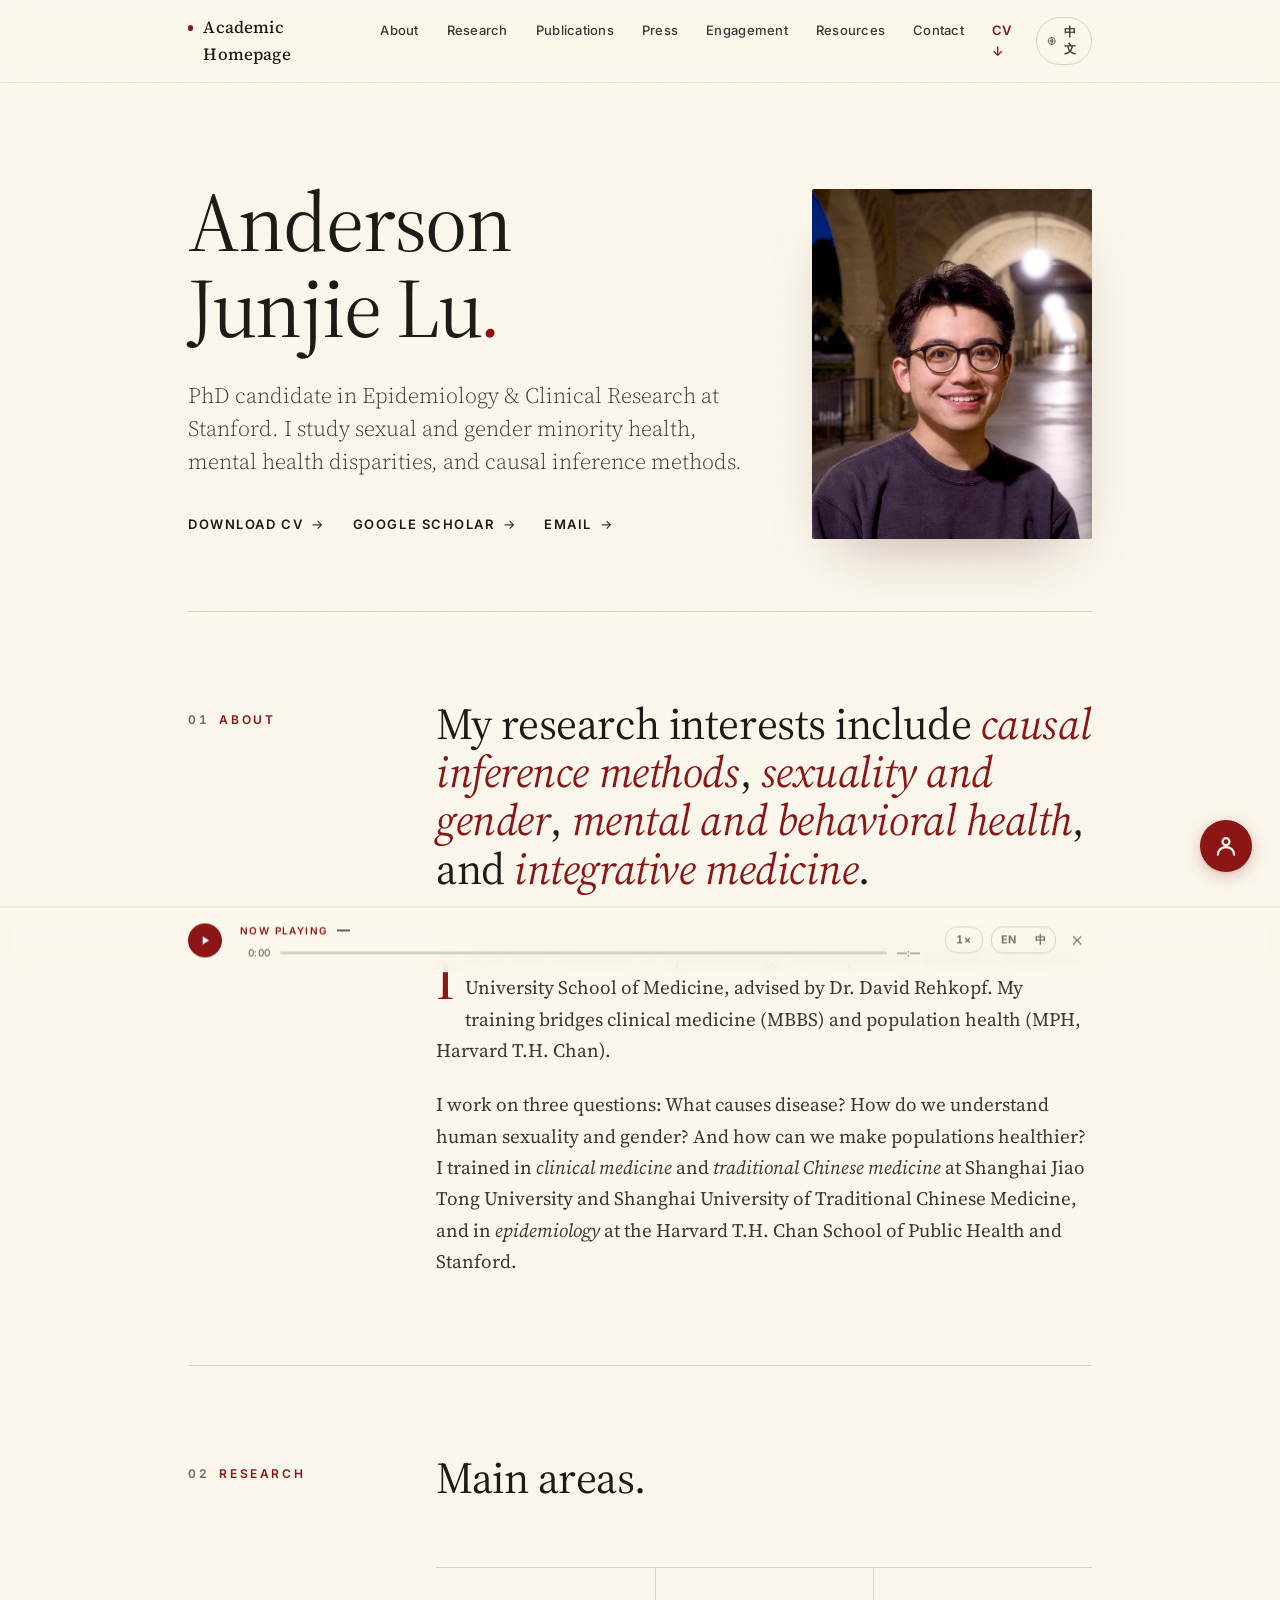
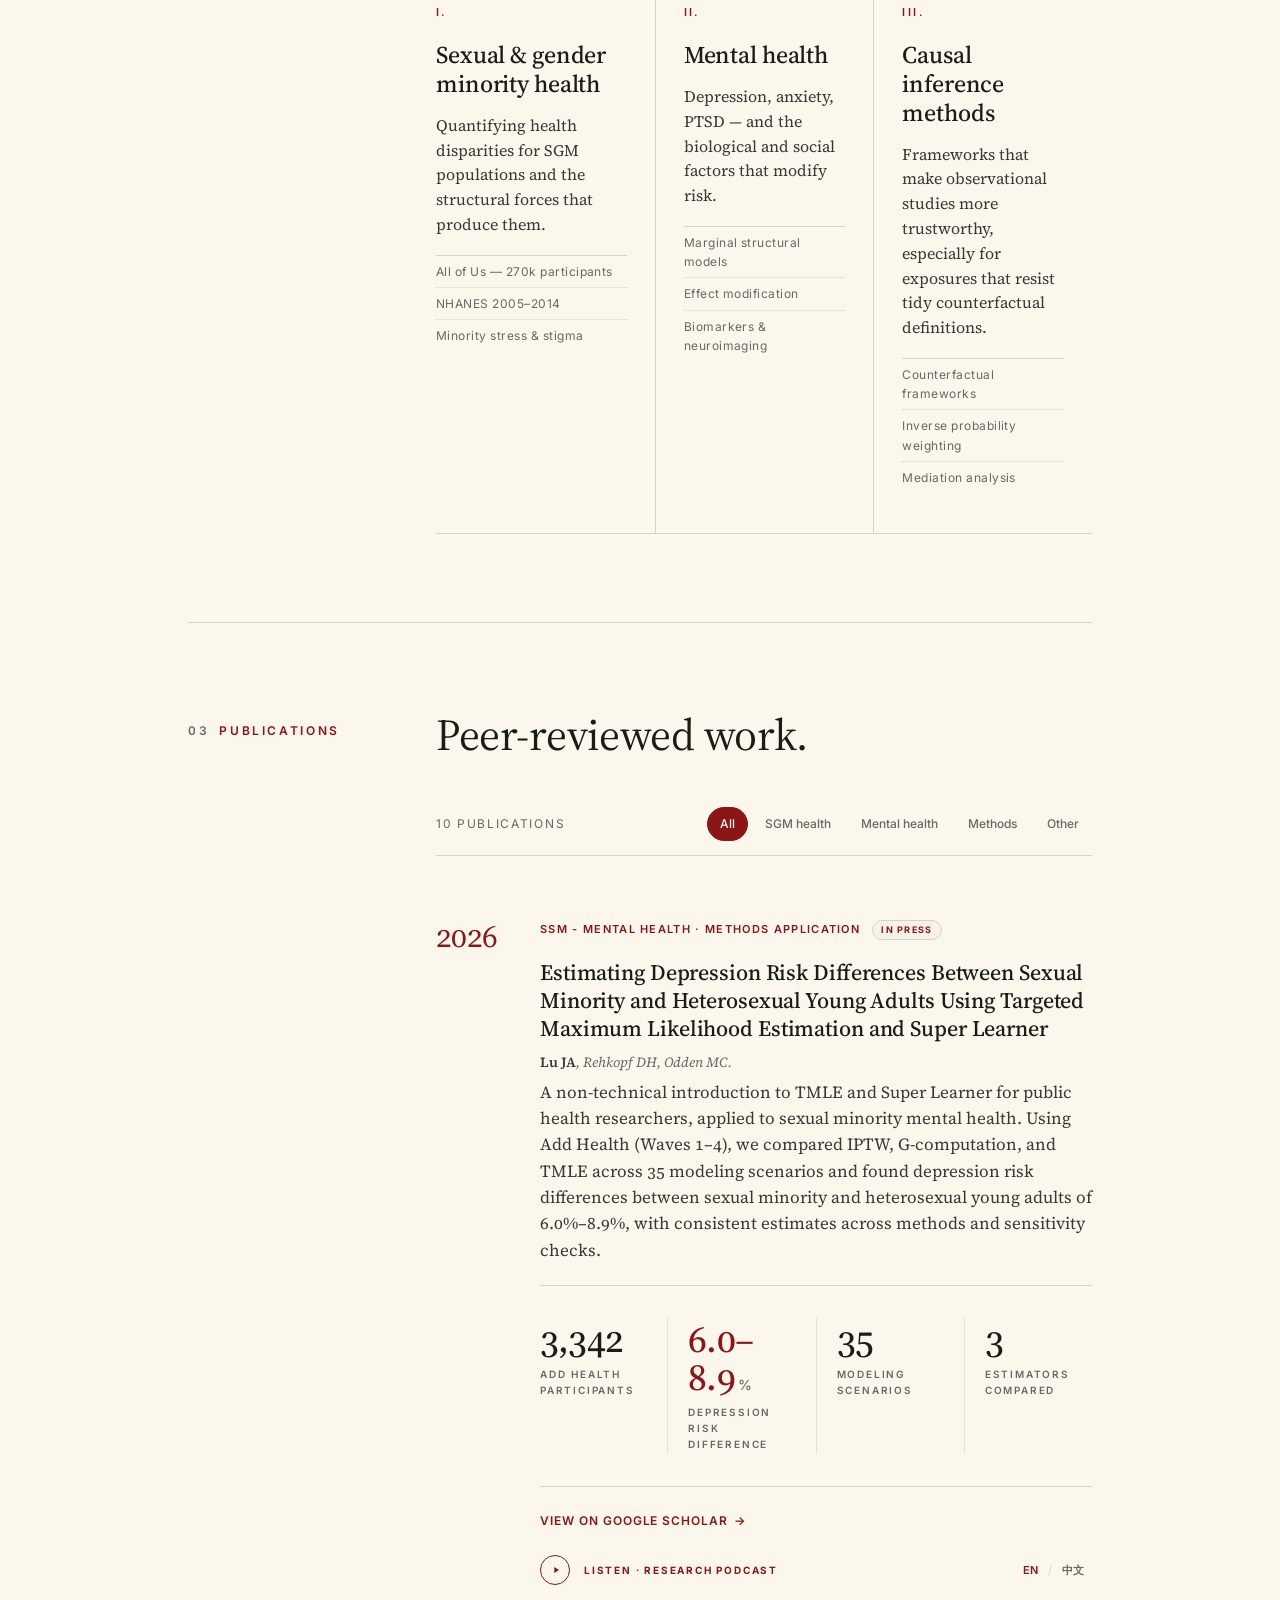
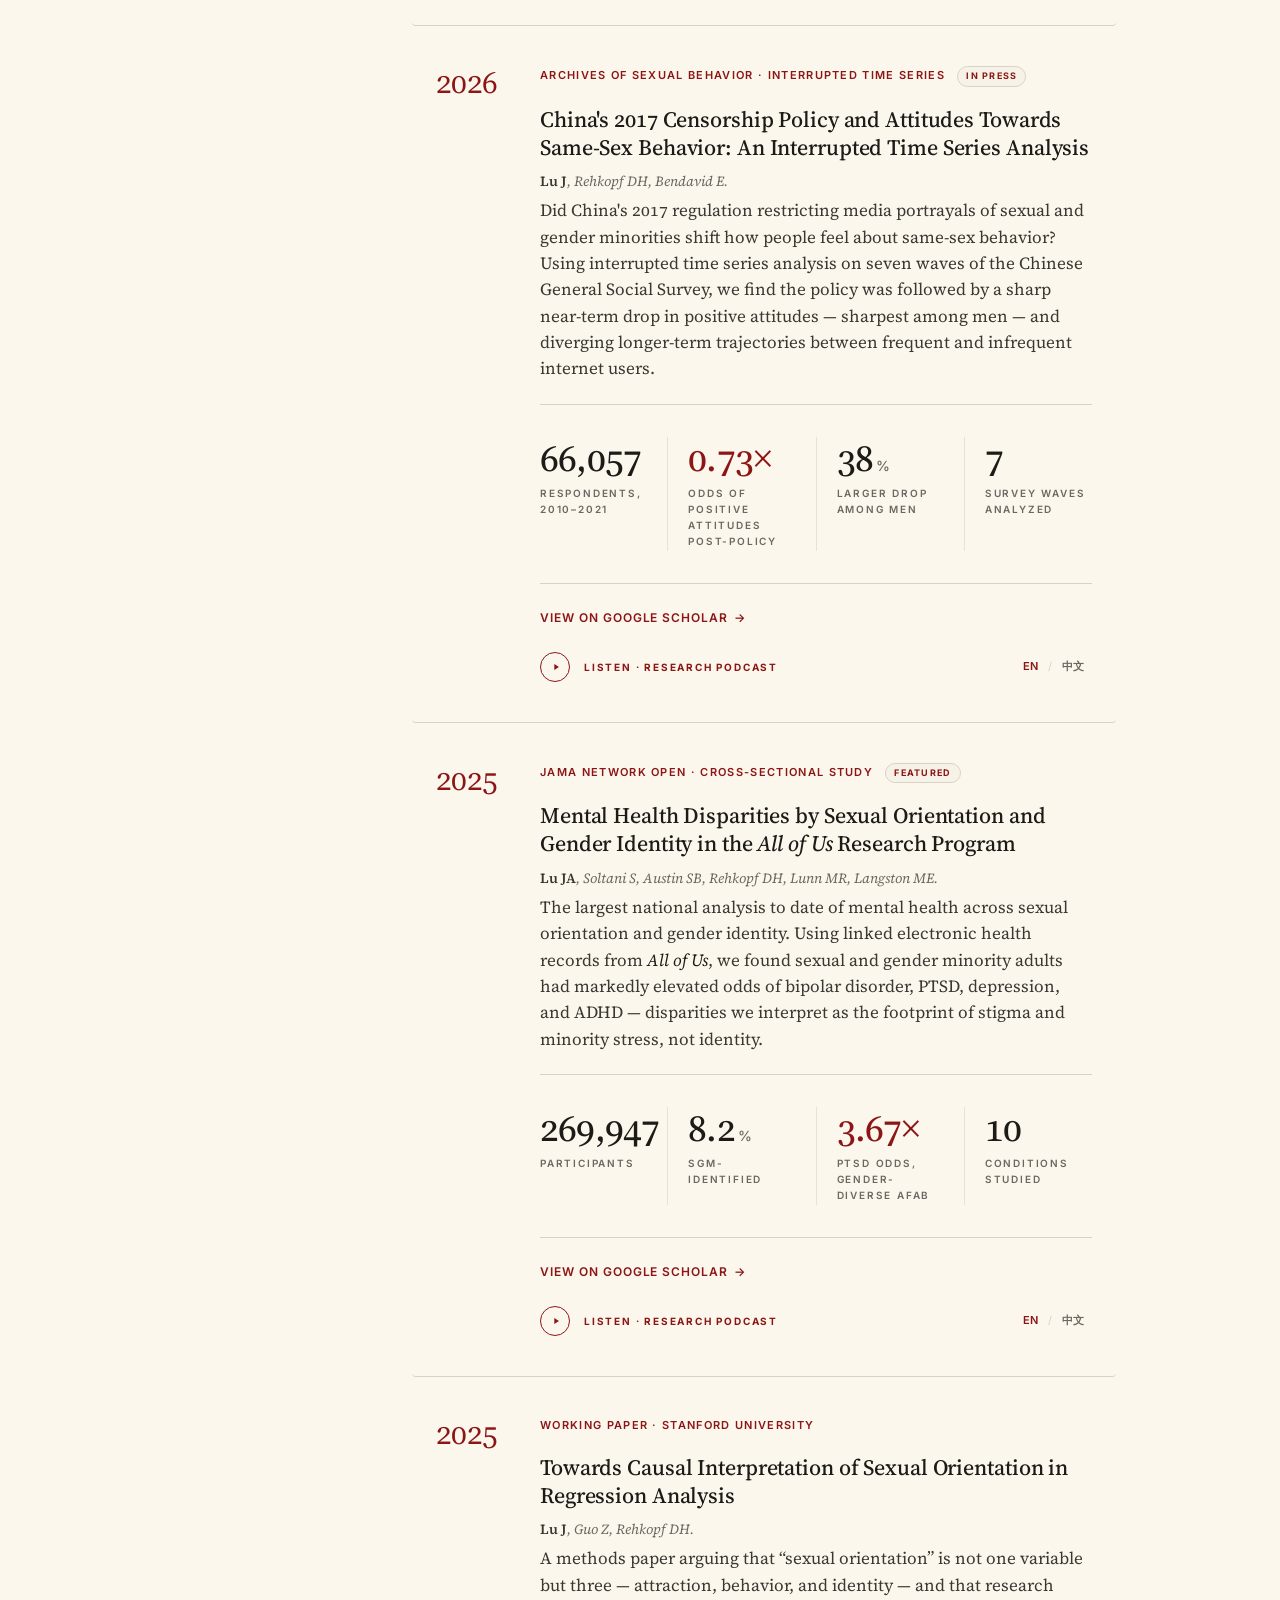
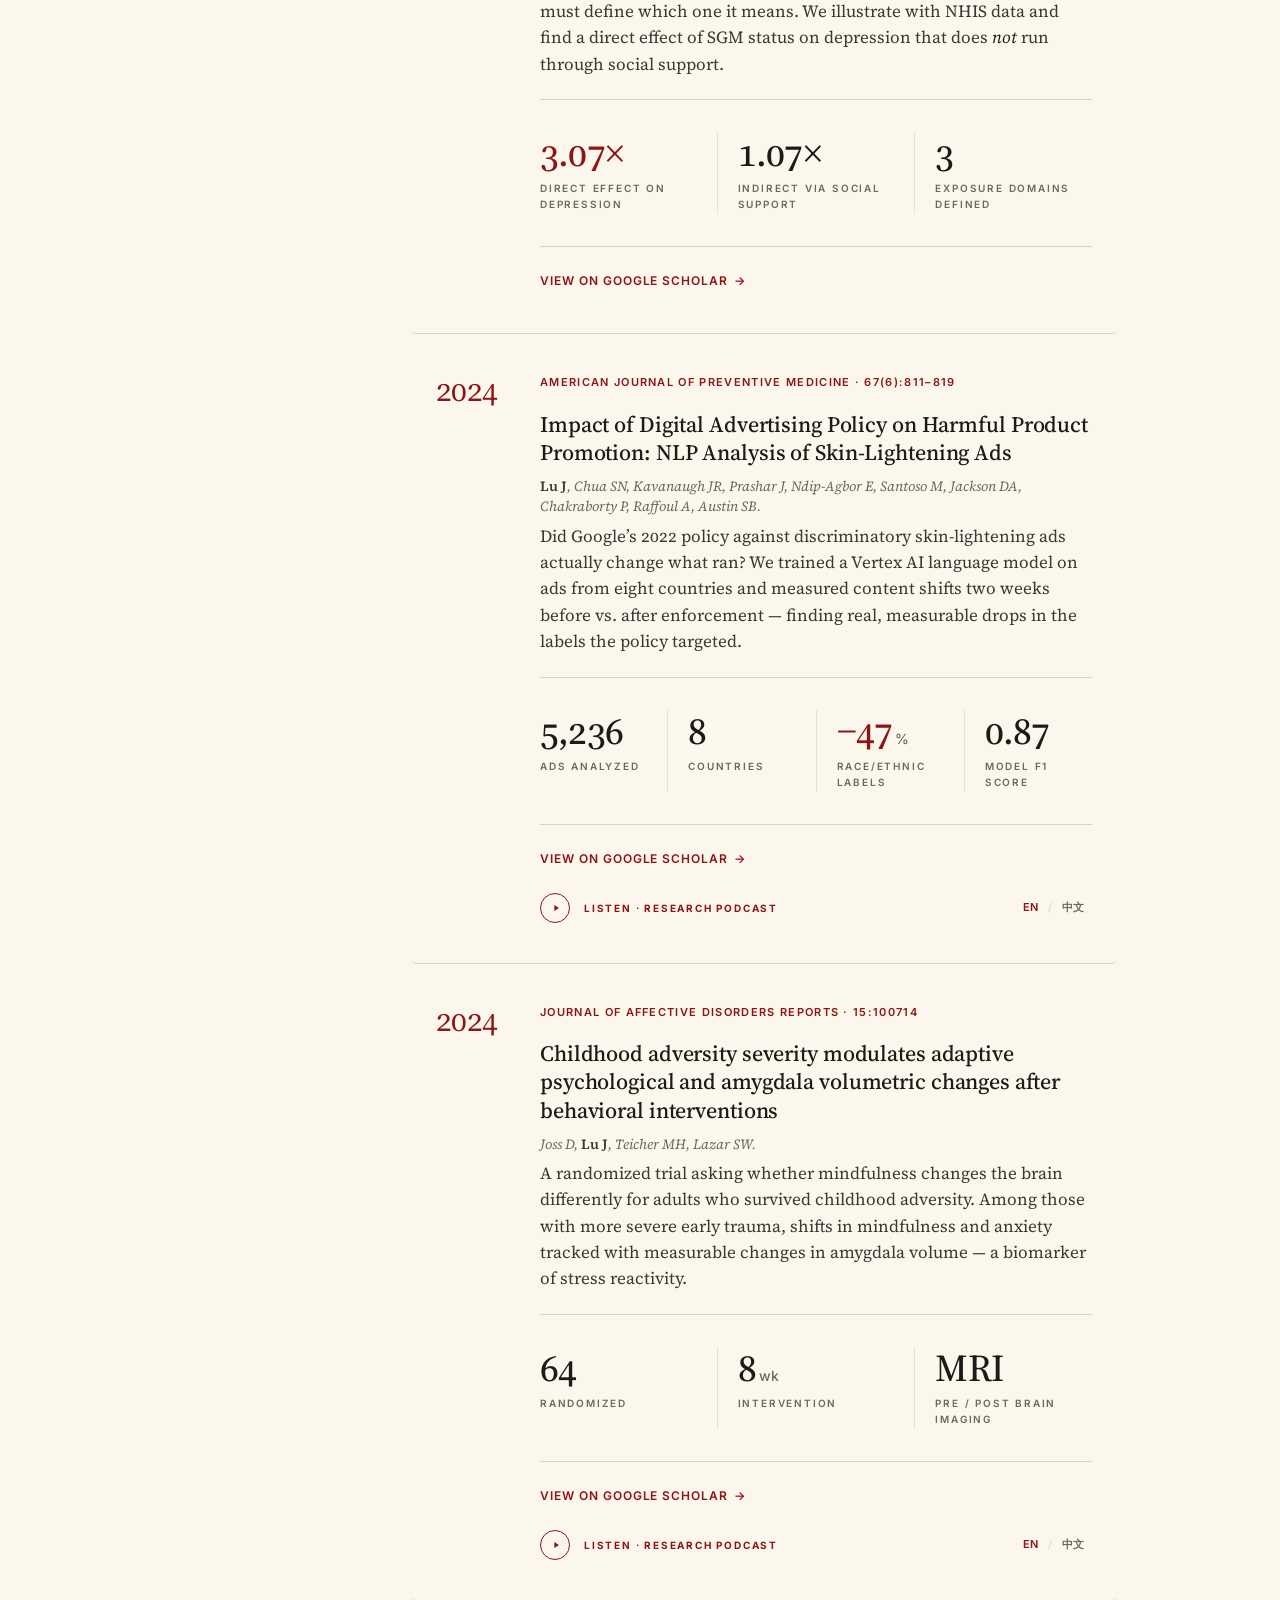
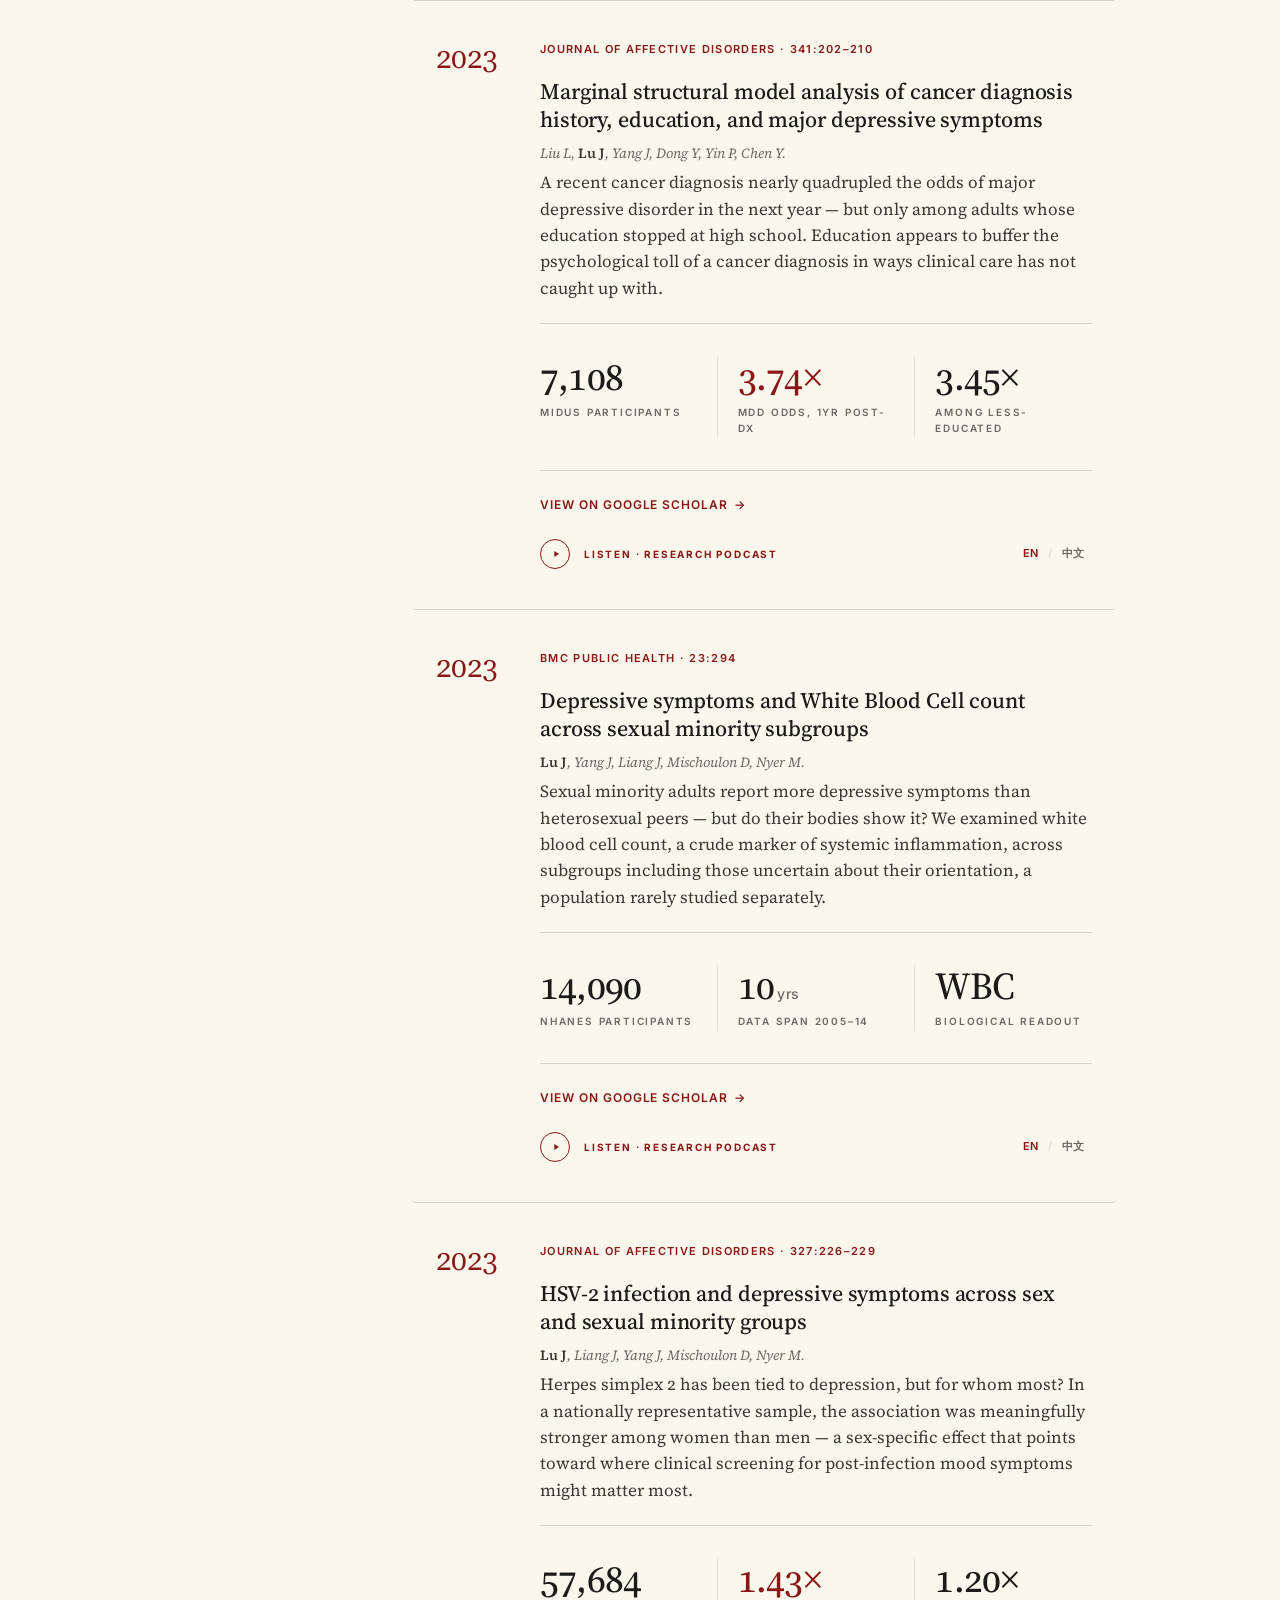
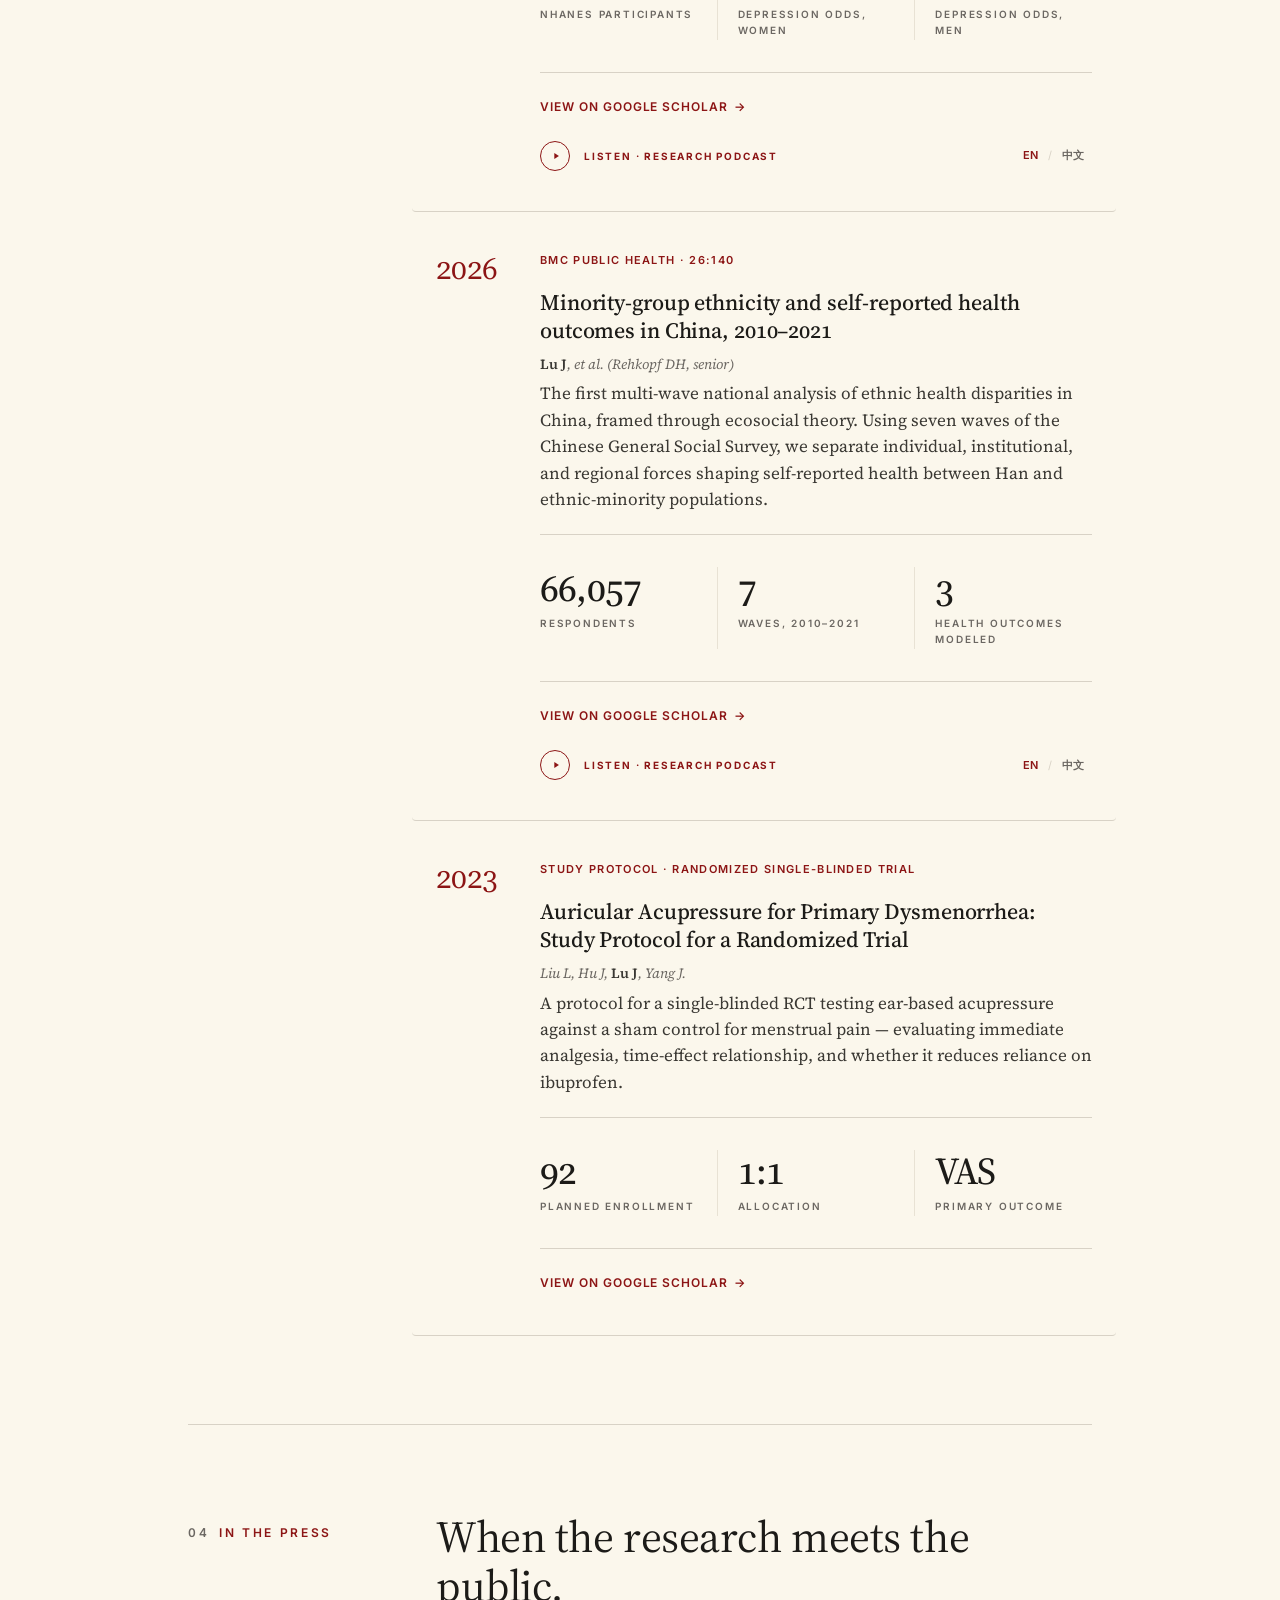
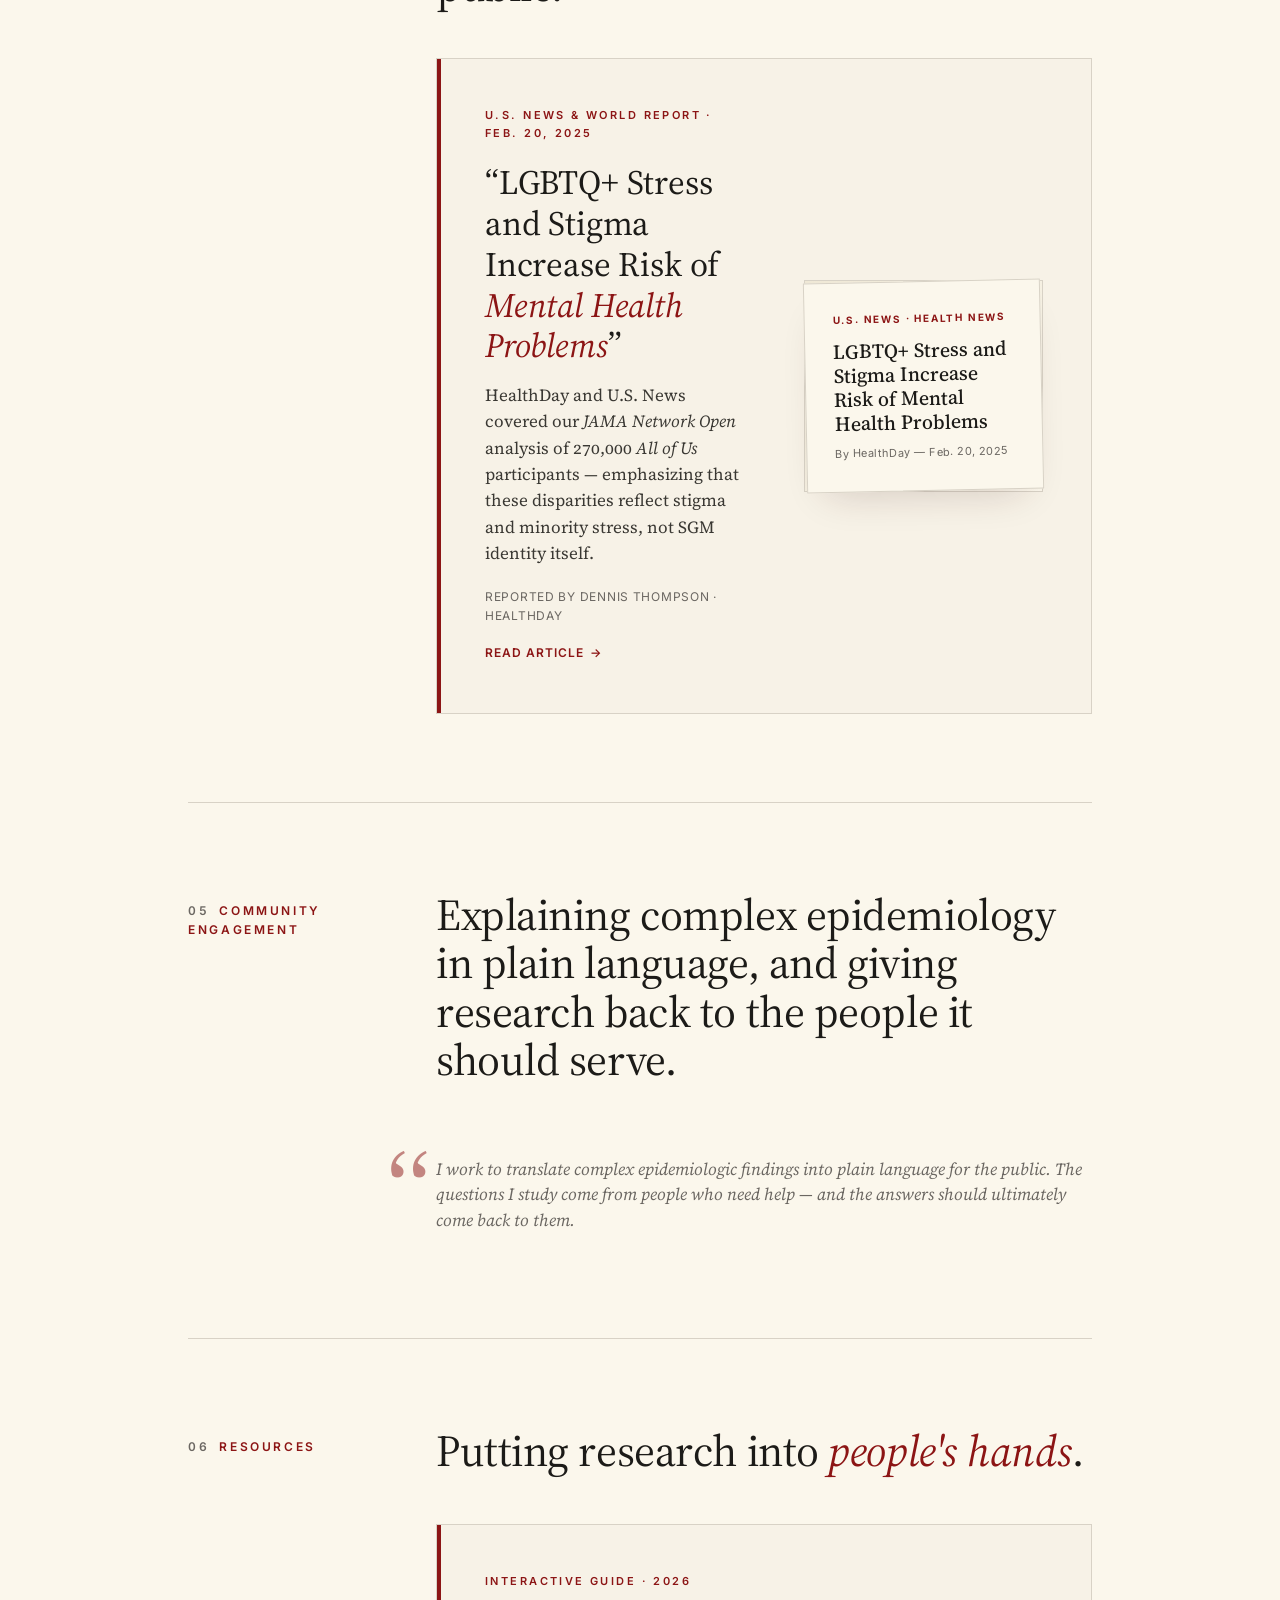
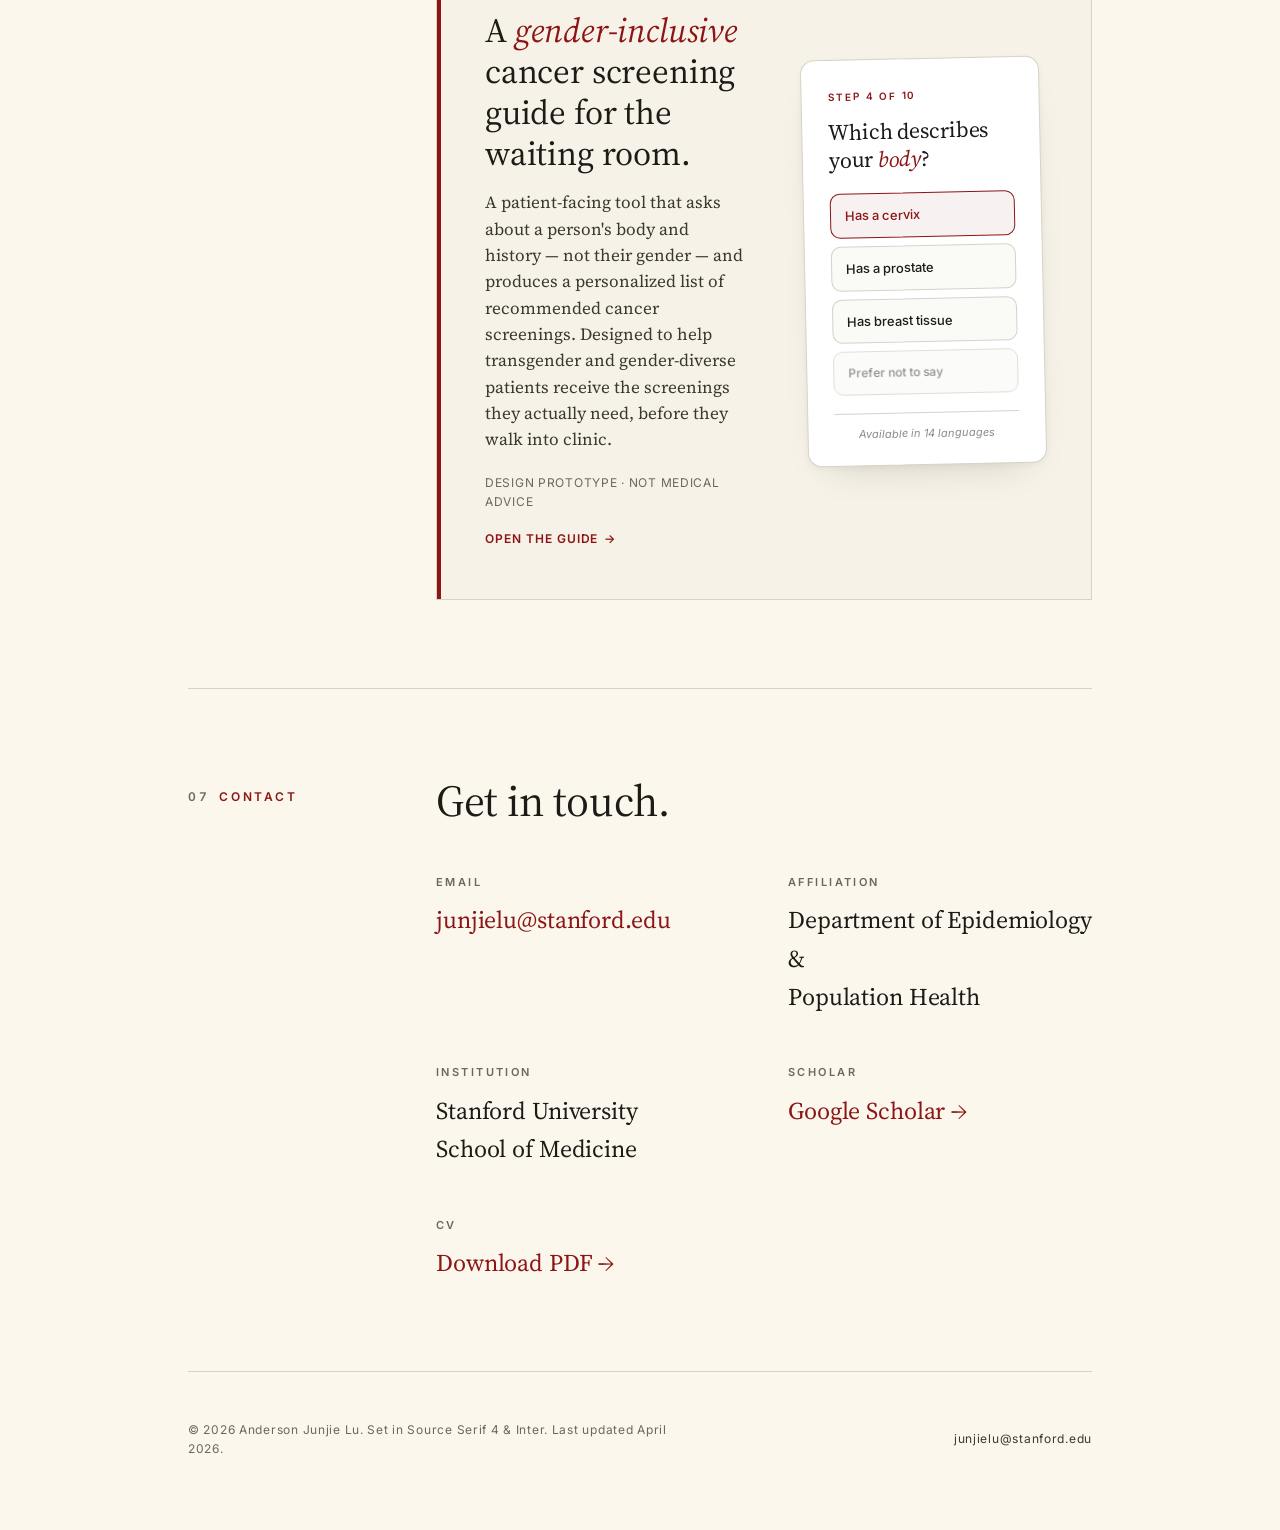
<file: index.html>
<!doctype html>
<html lang="en">
<head>
<meta charset="utf-8" />
<meta name="viewport" content="width=device-width, initial-scale=1" />
<title>Anderson Junjie Lu — Stanford</title>
<meta name="description" content="Anderson Junjie Lu is a PhD candidate in Epidemiology and Clinical Research at Stanford University, studying sexual and gender minority health, mental health, and causal inference methods." />
<link rel="preconnect" href="https://fonts.googleapis.com">
<link rel="preconnect" href="https://fonts.gstatic.com" crossorigin>
<link href="https://fonts.googleapis.com/css2?family=Source+Serif+4:ital,opsz,wght@0,8..60,300;0,8..60,400;0,8..60,500;0,8..60,600;0,8..60,700;1,8..60,400;1,8..60,500&family=Noto+Sans+SC:wght@300;400;500;600;700&family=Noto+Serif+SC:wght@300;400;500;600;700&family=Noto+Serif+TC:wght@300;400;500;600;700&family=Inter:wght@400;500;600;700&display=swap" rel="stylesheet">
<style>
  :root {
    --cardinal: #8C1515;
    --cardinal-deep: #5E1010;
    --ink: #1C1B18;
    --ink-soft: #3A3833;
    --muted: #6B6762;
    --rule: #D8D2C6;
    --rule-soft: #E8E2D4;
    --cream: #F7F2E7;
    --cream-deep: #EFE8D6;
    --paper: #FBF7EC;
    --accent-warm: #B8793A;
    --serif: 'Source Serif 4', 'Iowan Old Style', Georgia, 'Times New Roman', serif;
    --sans: 'Inter', -apple-system, BlinkMacSystemFont, 'Segoe UI', sans-serif;
    --sans-cn: 'Noto Serif SC', 'Noto Serif TC', 'Songti SC', 'Songti TC', STSong, 'PingFang SC', 'Noto Sans SC', serif;

    /* Tweakable: controlled by the little-person button (bottom-right) */
    --content-width: 1000px;
    --col-width: 900px;
    --zoom: 1;
  }

  /* ===== APPLE-STYLE CHINESE TYPOGRAPHY =====
     Apple's zh-Hans sites use PingFang SC everywhere — no serif/sans contrast.
     Hierarchy comes from weight and size, not typeface switching.
     Tighter line-height, subtle letter-spacing, no italics. */
  html[lang="zh"] body {
    font-family: var(--sans-cn);
    font-size: 16px;
    line-height: 1.6;
    letter-spacing: 0.01em;
  }
  html[lang="zh"] h1, html[lang="zh"] h2, html[lang="zh"] h3, html[lang="zh"] h4,
  html[lang="zh"] .lede, html[lang="zh"] .title, html[lang="zh"] .summary,
  html[lang="zh"] .prose p, html[lang="zh"] .statement p, html[lang="zh"] .venue,
  html[lang="zh"] .authors, html[lang="zh"] .eyebrow, html[lang="zh"] nav.primary,
  html[lang="zh"] .btn, html[lang="zh"] .section-label, html[lang="zh"] .feature-kicker,
  html[lang="zh"] .byline, html[lang="zh"] .pub-count, html[lang="zh"] .pub-filters button,
  html[lang="zh"] .contact-item .label, html[lang="zh"] .contact-item .value,
  html[lang="zh"] footer.foot, html[lang="zh"] .portrait-caption,
  html[lang="zh"] .lang-toggle, html[lang="zh"] .theme h3, html[lang="zh"] .theme p,
  html[lang="zh"] .theme ul li, html[lang="zh"] .podcast .meta .line,
  html[lang="zh"] .podcast .meta .sub, html[lang="zh"] .podcast .meta .kicker,
  html[lang="zh"] .stat .caption {
    font-family: var(--sans-cn);
  }
  /* Chinese: no italics, no drop cap letter, tighter line-height on display */
  html[lang="zh"] em {
    font-style: normal;
    font-weight: 500;
    color: var(--cardinal);
  }
  html[lang="zh"] .drop {
    float: none;
    font-size: inherit;
    line-height: inherit;
    color: inherit;
    padding: 0;
    margin: 0;
    font-family: var(--sans-cn) !important;
    font-weight: inherit;
    font-style: normal;
  }
  html[lang="zh"] .prose p,
  html[lang="zh"] .prose {
    font-family: var(--sans-cn);
  }
  html[lang="zh"] h1 { line-height: 1.08; letter-spacing: -0.01em; font-weight: 400; }
  html[lang="zh"] h1 em { color: var(--cardinal); font-weight: 400; }
  html[lang="zh"] h2 { line-height: 1.25; letter-spacing: 0; font-weight: 500; }
  html[lang="zh"] h3 { letter-spacing: 0; }
  html[lang="zh"] .lede { letter-spacing: 0.01em; font-weight: 400; line-height: 1.6; }
  html[lang="zh"] .prose p { letter-spacing: 0.015em; line-height: 1.85; }
  html[lang="zh"] .summary { letter-spacing: 0.01em; line-height: 1.75; }
  html[lang="zh"] .statement p { letter-spacing: 0.01em; line-height: 1.8; font-weight: 400; }
  html[lang="zh"] .statement blockquote::before { display: none; }
  html[lang="zh"] .title { letter-spacing: 0; line-height: 1.35; }
  html[lang="zh"] .venue { letter-spacing: 0.05em; }
  html[lang="zh"] .eyebrow { letter-spacing: 0.25em; }
  html[lang="zh"] .section-label { letter-spacing: 0.15em; }
  html[lang="zh"] .feature-kicker { letter-spacing: 0.08em; }
  /* In zh, don't tighten the nav too much */
  html[lang="zh"] nav.primary a { letter-spacing: 0.05em; font-weight: 500; }

  /* Catch-all: in zh mode, force every element and every .i18n-zh span
     onto the kaiti stack, regardless of any more-specific font-family rule. */
  html[lang="zh"] body,
  html[lang="zh"] body * {
    font-family: var(--sans-cn);
  }
  html[lang="zh"] .i18n-zh,
  .i18n-zh {
    font-family: var(--sans-cn) !important;
  }
  /* English spans inside zh mode keep the English stack */
  html[lang="zh"] .i18n-en {
    font-family: var(--serif);
  }
  html[lang="zh"] nav.primary .i18n-en,
  html[lang="zh"] .btn .i18n-en,
  html[lang="zh"] .eyebrow .i18n-en,
  html[lang="zh"] .section-label .i18n-en,
  html[lang="zh"] .feature-kicker .i18n-en,
  html[lang="zh"] .venue .i18n-en,
  html[lang="zh"] .lang-toggle .i18n-en {
    font-family: var(--sans);
  }

  * { box-sizing: border-box; }
  html, body { margin: 0; padding: 0; }
  html { scroll-behavior: smooth; }
  body {
    font-family: var(--serif);
    background: var(--paper);
    color: var(--ink);
    font-size: 18px;
    line-height: 1.6;
    font-feature-settings: "kern", "liga", "onum";
    -webkit-font-smoothing: antialiased;
    text-rendering: optimizeLegibility;
  }
  /* Zoom wrapper — scales entire content (both text and layout) */
  header.topbar, main.wrap {
    zoom: var(--zoom);
  }

  /* subtle paper grain */
  body::before {
    content: "";
    position: fixed; inset: 0;
    pointer-events: none;
    background-image: radial-gradient(rgba(90,60,20,0.025) 1px, transparent 1px);
    background-size: 3px 3px;
    z-index: 0;
  }

  a { color: var(--cardinal); text-decoration: none; transition: color 140ms ease; }
  a:hover { color: var(--cardinal-deep); }

  ::selection { background: var(--cardinal); color: var(--paper); }

  /* ===== LAYOUT ===== */
  .wrap {
    max-width: var(--content-width);
    margin: 0 auto;
    padding: 0 48px;
    position: relative;
    z-index: 1;
  }
  /* Inner column (body of sections) — inline style="max-width:860px" overridden here */
  .section-body > div[style*="860px"],
  .pub-toolbar ~ *,
  main.wrap .section-body > div:last-child[style] {
    max-width: var(--col-width) !important;
  }

  /* ===== TOP BAR ===== */
  header.topbar {
    position: sticky;
    top: 0;
    z-index: 50;
    background: rgba(251, 247, 236, 0.88);
    backdrop-filter: saturate(140%) blur(10px);
    -webkit-backdrop-filter: saturate(140%) blur(10px);
    border-bottom: 1px solid var(--rule-soft);
  }
  .topbar-inner {
    max-width: var(--content-width);
    margin: 0 auto;
    padding: 14px 48px;
    display: flex;
    align-items: center;
    justify-content: space-between;
    gap: 24px;
  }
  .mark {
    font-family: var(--serif);
    font-weight: 500;
    font-size: 17px;
    letter-spacing: 0.01em;
    color: var(--ink);
    display: flex;
    align-items: baseline;
    gap: 10px;
  }
  .mark .dot {
    display: inline-block;
    width: 6px; height: 6px;
    background: var(--cardinal);
    border-radius: 50%;
    transform: translateY(-2px);
  }
  nav.primary {
    font-family: var(--sans);
    font-size: 13px;
    letter-spacing: 0.02em;
    display: flex;
    gap: 28px;
  }
  nav.primary a {
    color: var(--ink-soft);
    font-weight: 500;
    position: relative;
    padding: 4px 0;
  }
  nav.primary a::after {
    content: "";
    position: absolute;
    left: 0; right: 0; bottom: 0;
    height: 1px;
    background: var(--cardinal);
    transform: scaleX(0);
    transform-origin: left;
    transition: transform 200ms cubic-bezier(.2,.7,.2,1);
  }
  nav.primary a:hover { color: var(--cardinal); }
  nav.primary a:hover::after { transform: scaleX(1); }

  /* language toggle */
  .lang-toggle {
    display: inline-flex;
    align-items: center;
    gap: 6px;
    font-family: var(--sans);
    font-size: 12px;
    font-weight: 600;
    letter-spacing: 0.04em;
    color: var(--ink-soft);
    background: transparent;
    border: 1px solid var(--rule);
    padding: 6px 12px 6px 10px;
    border-radius: 999px;
    cursor: pointer;
    transition: all 160ms ease;
    margin-left: 6px;
  }
  .lang-toggle:hover {
    border-color: var(--cardinal);
    color: var(--cardinal);
  }
  .lang-toggle svg {
    width: 14px; height: 14px;
    stroke: currentColor;
    stroke-width: 1.6;
    fill: none;
  }
  .lang-toggle .lbl { font-variant-numeric: tabular-nums; }
  .nav-and-lang {
    display: flex; align-items: center; gap: 18px;
  }

  @media (max-width: 720px) {
    nav.primary { display: none; }
    .topbar-inner, .wrap { padding-left: 24px; padding-right: 24px; }
  }

  /* ===== HERO ===== */
  .hero {
    padding: 96px 0 72px;
    display: grid;
    grid-template-columns: 1fr 280px;
    gap: 64px;
    align-items: end;
    border-bottom: 1px solid var(--rule);
  }
  .eyebrow {
    font-family: var(--sans);
    font-size: 12px;
    font-weight: 600;
    letter-spacing: 0.22em;
    text-transform: uppercase;
    color: var(--cardinal);
    margin-bottom: 28px;
    display: inline-flex;
    align-items: center;
    gap: 12px;
  }
  .eyebrow::before {
    content: "";
    width: 24px; height: 1px;
    background: var(--cardinal);
  }
  .hero h1 {
    font-family: var(--serif);
    font-weight: 400;
    font-size: clamp(44px, 7vw, 84px);
    line-height: 1.02;
    letter-spacing: -0.015em;
    margin: 0 0 28px;
    color: var(--ink);
  }
  .hero h1 em {
    font-style: italic;
    color: var(--cardinal);
    font-weight: 400;
  }

  /* Chinese hero: brush-calligraphy feel, no red period */
  html[lang="zh"] .hero h1,
  html[lang="zh"] .hero h1 .i18n-zh,
  html[lang="zh"] .hero h1 span {
    font-family: 'Noto Serif SC', 'Noto Serif TC', 'Songti SC', 'Songti TC', STSong, serif !important;
    font-weight: 400 !important;
    font-size: clamp(36px, 4.4vw, 60px);
    line-height: 1.05;
    letter-spacing: 0.08em;
    color: var(--ink);
  }
  html[lang="zh"] .hero h1 em { display: none; }
  .hero .lede {
    font-size: 22px;
    line-height: 1.5;
    color: var(--ink-soft);
    max-width: 640px;
    margin: 0;
    font-weight: 300;
  }

  .portrait {
    aspect-ratio: 4 / 5;
    border-radius: 2px;
    position: relative;
    overflow: hidden;
    box-shadow:
      0 1px 0 rgba(255,255,255,0.6) inset,
      0 30px 60px -30px rgba(60,20,20,0.35);
    background: var(--cream-deep);
  }
  .portrait img {
    width: 100%;
    height: 100%;
    object-fit: cover;
    display: block;
    filter: saturate(0.95) contrast(1.02);
  }
  .portrait-caption {
    font-family: var(--sans);
    font-size: 11px;
    letter-spacing: 0.14em;
    text-transform: uppercase;
    color: var(--muted);
    margin-top: 12px;
    text-align: right;
  }

  /* Hero actions */
  .hero-actions {
    display: flex;
    gap: 28px;
    margin-top: 36px;
    flex-wrap: wrap;
    align-items: center;
  }
  .hero-link {
    font-family: var(--sans);
    font-size: 13px;
    font-weight: 600;
    letter-spacing: 0.12em;
    text-transform: uppercase;
    color: var(--ink);
    display: inline-flex;
    align-items: center;
    gap: 8px;
    padding-bottom: 3px;
    border-bottom: 1px solid transparent;
    transition: border-color 180ms ease, color 180ms ease, gap 180ms ease;
  }
  .hero-link::after {
    content: "\2192";
    font-weight: 400;
    transition: transform 180ms ease;
    display: inline-block;
  }
  .hero-link:hover {
    color: var(--cardinal);
    border-bottom-color: var(--cardinal);
    gap: 12px;
  }
  .hero-link:hover::after { transform: translateX(2px); }
  html[lang="zh"] .hero-link {
    letter-spacing: 0.06em;
    font-weight: 500;
  }
  .btn {
    font-family: var(--sans);
    font-size: 13px;
    font-weight: 500;
    letter-spacing: 0.02em;
    padding: 12px 22px;
    border-radius: 999px;
    border: 1px solid transparent;
    display: inline-flex;
    align-items: center;
    gap: 6px;
    transition: all 180ms cubic-bezier(.2,.7,.2,1);
    cursor: pointer;
  }
  .btn-primary {
    background: var(--cardinal);
    color: var(--paper);
    border-color: var(--cardinal);
  }
  .btn-primary:hover {
    background: var(--cardinal-deep);
    border-color: var(--cardinal-deep);
    color: var(--paper);
    transform: translateY(-1px);
  }
  .btn-ghost {
    background: transparent;
    color: var(--ink);
    border-color: var(--rule);
  }
  .btn-ghost:hover {
    border-color: var(--cardinal);
    color: var(--cardinal);
  }

  @media (max-width: 900px) {
    .hero { grid-template-columns: 1fr; gap: 48px; }
    .portrait { max-width: 260px; }
  }

  /* ===== SECTION ===== */
  section.block {
    padding: 88px 0;
    border-bottom: 1px solid var(--rule);
  }
  section.block:last-of-type { border-bottom: 0; }
  .section-head {
    display: grid;
    grid-template-columns: 200px 1fr;
    gap: 48px;
    margin-bottom: 48px;
  }
  .section-label {
    font-family: var(--sans);
    font-size: 12px;
    font-weight: 600;
    letter-spacing: 0.22em;
    text-transform: uppercase;
    color: var(--cardinal);
    padding-top: 10px;
  }
  .section-label .num {
    color: var(--muted);
    margin-right: 10px;
    font-variant-numeric: tabular-nums;
  }
  .section-head h2 {
    font-family: var(--serif);
    font-weight: 400;
    font-size: clamp(32px, 4vw, 44px);
    line-height: 1.1;
    letter-spacing: -0.01em;
    margin: 0;
    color: var(--ink);
    max-width: 720px;
  }
  .section-head h2 em { font-style: italic; color: var(--cardinal); font-weight: 400; }

  .section-body {
    display: grid;
    grid-template-columns: 200px 1fr;
    gap: 48px;
  }
  .section-body .prose {
    max-width: 720px;
  }
  .section-body .prose p {
    font-size: 19px;
    line-height: 1.65;
    color: var(--ink-soft);
    margin: 0 0 1.2em;
  }
  .section-body .prose p:last-child { margin-bottom: 0; }
  .section-body .prose p .drop {
    font-family: var(--serif);
    float: left;
    font-size: 58px;
    line-height: 0.9;
    font-weight: 500;
    color: var(--cardinal);
    padding: 8px 10px 0 0;
    margin-top: 4px;
  }

  @media (max-width: 900px) {
    .section-head, .section-body { grid-template-columns: 1fr; gap: 16px; }
    .section-label { padding-top: 0; }
  }

  /* ===== RESEARCH THEMES ===== */
  .themes {
    display: grid;
    grid-template-columns: repeat(3, 1fr);
    gap: 0;
    margin-top: 16px;
    border-top: 1px solid var(--rule);
  }
  .theme {
    padding: 36px 28px 40px 0;
    border-bottom: 1px solid var(--rule);
    position: relative;
  }
  .theme + .theme { padding-left: 28px; border-left: 1px solid var(--rule); }
  .theme .theme-num {
    font-family: var(--sans);
    font-size: 11px;
    font-weight: 600;
    letter-spacing: 0.22em;
    color: var(--cardinal);
    margin-bottom: 20px;
  }
  .theme h3 {
    font-family: var(--serif);
    font-weight: 500;
    font-size: 24px;
    line-height: 1.2;
    letter-spacing: -0.005em;
    margin: 0 0 14px;
    color: var(--ink);
  }
  .theme p {
    font-size: 16px;
    line-height: 1.55;
    color: var(--ink-soft);
    margin: 0 0 18px;
  }
  .theme ul {
    list-style: none;
    margin: 0; padding: 0;
    font-family: var(--sans);
    font-size: 12px;
    letter-spacing: 0.04em;
    color: var(--muted);
  }
  .theme ul li {
    padding: 6px 0;
    border-top: 1px dotted var(--rule);
  }
  .theme ul li:first-child { border-top: 1px solid var(--rule); }

  @media (max-width: 820px) {
    .themes { grid-template-columns: 1fr; }
    .theme + .theme { padding-left: 0; border-left: 0; }
  }

  /* ===== PUBLICATIONS ===== */
  .pub-toolbar {
    display: flex;
    justify-content: space-between;
    align-items: baseline;
    margin-bottom: 24px;
    padding-bottom: 14px;
    border-bottom: 1px solid var(--rule);
    flex-wrap: wrap;
    gap: 16px;
  }
  .pub-count {
    font-family: var(--sans);
    font-size: 12px;
    letter-spacing: 0.14em;
    text-transform: uppercase;
    color: var(--muted);
  }
  .pub-filters {
    display: flex;
    gap: 4px;
    font-family: var(--sans);
    font-size: 12px;
    font-weight: 500;
    letter-spacing: 0.04em;
  }
  .pub-filters button {
    background: transparent;
    border: 1px solid transparent;
    color: var(--muted);
    padding: 6px 12px;
    border-radius: 999px;
    cursor: pointer;
    font: inherit;
    transition: all 160ms ease;
  }
  .pub-filters button:hover {
    color: var(--ink);
    border-color: var(--rule);
  }
  .pub-filters button.active {
    background: var(--cardinal);
    color: var(--paper);
    border-color: var(--cardinal);
  }

  .pub-list { list-style: none; margin: 0; padding: 0; }
  .pub {
    display: grid;
    grid-template-columns: 72px 1fr;
    gap: 32px;
    padding: 40px 24px;
    margin: 0 -24px;
    border-bottom: 1px solid var(--rule);
    align-items: start;
    transition: background 200ms ease, padding 200ms ease, margin 200ms ease;
    position: relative;
    border-radius: 4px;
  }
  .pub:hover {
    background: linear-gradient(90deg, rgba(140,21,21,0.04), transparent 70%);
  }
  .pub .year {
    font-family: var(--serif);
    font-size: 32px;
    font-weight: 400;
    line-height: 1;
    color: var(--cardinal);
    font-variant-numeric: tabular-nums;
    font-feature-settings: "onum";
    letter-spacing: -0.02em;
  }
  .pub .body .title {
    font-family: var(--serif);
    font-weight: 500;
    font-size: 22px;
    line-height: 1.28;
    color: var(--ink);
    margin: 0 0 10px;
    letter-spacing: -0.005em;
  }
  .pub .body .authors {
    font-size: 14px;
    line-height: 1.45;
    color: var(--muted);
    font-style: italic;
    margin: 0 0 6px;
  }
  .pub .body .authors strong {
    font-style: normal;
    font-weight: 600;
    color: var(--ink-soft);
  }
  .pub .body .venue {
    font-family: var(--sans);
    font-size: 11px;
    font-weight: 600;
    letter-spacing: 0.12em;
    text-transform: uppercase;
    color: var(--cardinal);
    margin: 0 0 18px;
  }
  .pub .body .venue .tag {
    display: inline-block;
    margin-left: 8px;
    padding: 2px 8px;
    border: 1px solid var(--rule);
    border-radius: 999px;
    font-size: 9px;
    font-weight: 700;
    letter-spacing: 0.14em;
    color: var(--cardinal);
    background: var(--cream);
  }
  .pub .summary {
    font-family: var(--serif);
    font-size: 17px;
    line-height: 1.55;
    color: var(--ink-soft);
    margin: 0 0 22px;
    max-width: 620px;
  }
  .pub .summary em { color: var(--ink); font-style: italic; }

  /* stat row */
  .stats {
    display: flex;
    gap: 0;
    flex-wrap: wrap;
    margin: 0 0 22px;
    border-top: 1px solid var(--rule);
    border-bottom: 1px solid var(--rule);
    padding: 32px 0;
  }
  .stat {
    flex: 1;
    min-width: 100px;
    padding: 2px 20px;
    border-right: 1px solid var(--rule-soft);
  }
  .stat:first-child { padding-left: 0; }
  .stat:last-child { border-right: 0; padding-right: 0; }
  .stat .big {
    font-family: var(--serif);
    font-size: 38px;
    font-weight: 500;
    line-height: 1;
    color: var(--ink);
    letter-spacing: -0.02em;
    font-variant-numeric: tabular-nums;
    font-feature-settings: "onum";
    margin-bottom: 8px;
  }
  .stat .big .unit {
    font-family: var(--sans);
    font-size: 14px;
    font-weight: 500;
    color: var(--muted);
    letter-spacing: 0.04em;
    margin-left: 3px;
    vertical-align: baseline;
  }
  .stat .big .hi { color: var(--cardinal); }
  .stat .caption {
    font-family: var(--sans);
    font-size: 10px;
    font-weight: 600;
    letter-spacing: 0.18em;
    text-transform: uppercase;
    color: var(--muted);
  }

  .pub .actions, .feature-card .actions {
    display: flex;
    gap: 18px;
    font-family: var(--sans);
    font-size: 12px;
    font-weight: 600;
    letter-spacing: 0.08em;
    text-transform: uppercase;
    margin-top: 24px;
  }
  .pub .actions a, .feature-card .actions a {
    color: var(--cardinal);
    display: inline-flex;
    align-items: center;
    gap: 6px;
    border-bottom: 1px solid transparent;
    padding-bottom: 2px;
    transition: border-color 180ms ease, gap 180ms ease;
  }
  .pub .actions a:hover, .feature-card .actions a:hover {
    border-bottom-color: var(--cardinal);
    gap: 10px;
  }
  .pub .actions a::after, .feature-card .actions a::after {
    content: "\2192";
    display: inline-block;
    transition: transform 160ms ease;
  }
  .pub .actions a:hover::after, .feature-card .actions a:hover::after { transform: translateX(3px); }

  .pub.hidden { display: none; }

  /* ===== PODCAST PLAYER — flat, minimal ===== */
  .podcast {
    margin-top: 22px;
    padding: 0;
    background: none;
    border: 0;
    border-radius: 0;
    display: flex;
    align-items: center;
    gap: 14px;
    flex-wrap: wrap;
  }
  .podcast .icon {
    width: 30px;
    height: 30px;
    border-radius: 50%;
    background: transparent;
    border: 1.5px solid var(--cardinal);
    color: var(--cardinal);
    display: flex;
    align-items: center;
    justify-content: center;
    flex-shrink: 0;
    transition: all 160ms ease;
    cursor: pointer;
  }
  .podcast .icon:hover {
    background: var(--cardinal);
    color: var(--paper);
  }
  .podcast .icon svg {
    width: 10px;
    height: 10px;
    fill: currentColor;
    margin-left: 1px;
  }
  .podcast .meta {
    flex: 1 1 auto;
    min-width: 0;
    display: flex;
    align-items: baseline;
    gap: 10px;
    flex-wrap: wrap;
  }
  .podcast .meta .kicker {
    font-family: var(--sans);
    font-size: 10px;
    font-weight: 700;
    letter-spacing: 0.18em;
    text-transform: uppercase;
    color: var(--cardinal);
    white-space: nowrap;
  }
  .podcast .meta .line {
    font-family: var(--sans);
    font-size: 13px;
    font-weight: 400;
    color: var(--muted);
    line-height: 1.4;
    letter-spacing: 0.01em;
  }
  .podcast .meta .sub { display: none; }    /* hide the "Created with…" subline in flat mode */
  .podcast .lang-tabs {
    display: inline-flex;
    gap: 2px;
    font-family: var(--sans);
    font-size: 11px;
    font-weight: 600;
    letter-spacing: 0.04em;
    flex-shrink: 0;
  }
  .podcast .lang-tabs button {
    background: transparent;
    border: 0;
    color: var(--muted);
    padding: 4px 8px;
    border-radius: 3px;
    cursor: pointer;
    font: inherit;
    transition: color 140ms ease;
  }
  .podcast .lang-tabs button.active {
    color: var(--cardinal);
  }
  .podcast .lang-tabs button:not(.active):hover {
    color: var(--ink);
  }
  .podcast .lang-tabs .sep {
    color: var(--rule);
    padding: 4px 0;
    font-weight: 400;
    user-select: none;
  }
  /* Hide native audio element (we draw our own UI) */
  .podcast audio {
    display: none;
  }

  /* Custom player — appears inline, replaces the static "Listen" state when clicked */
  .podcast.playing .icon {
    background: var(--cardinal);
    color: white;
  }
  .podcast.playing .icon svg {
    transform: scale(0.85);
  }
  .podcast.playing .icon .play-shape { display: none; }
  .podcast.playing .icon .pause-shape { display: inline; }
  .podcast .icon .pause-shape { display: none; }

  .podcast .player-row {
    flex: 1 0 100%;
    display: none;
    align-items: center;
    gap: 14px;
    margin-top: 14px;
    padding-top: 14px;
    border-top: 1px dashed var(--rule);
    font-family: var(--sans);
  }
  .podcast.loaded .player-row {
    display: flex;
  }
  .podcast .time {
    font-size: 11px;
    font-weight: 500;
    color: var(--muted);
    font-variant-numeric: tabular-nums;
    letter-spacing: 0.02em;
    min-width: 36px;
    text-align: center;
  }
  .podcast .scrubber {
    flex: 1;
    height: 3px;
    background: var(--rule);
    border-radius: 2px;
    position: relative;
    cursor: pointer;
    overflow: hidden;
  }
  .podcast .scrubber .fill {
    position: absolute;
    top: 0; left: 0;
    height: 100%;
    background: var(--cardinal);
    width: 0%;
    transition: width 120ms linear;
  }
  .podcast .scrubber:hover { height: 5px; margin: -1px 0; }
  .podcast .rate {
    background: transparent;
    border: 1px solid var(--rule);
    color: var(--muted);
    padding: 3px 8px;
    border-radius: 10px;
    font: inherit;
    font-size: 11px;
    font-weight: 600;
    letter-spacing: 0.02em;
    cursor: pointer;
    transition: color 140ms, border-color 140ms;
    font-variant-numeric: tabular-nums;
  }

  /* ========== Floating mini-player (frosted bar, matches top header) ========== */
  #miniPlayer {
    position: fixed;
    left: 0;
    right: 0;
    bottom: 0;
    z-index: 1000;
    background: rgba(251, 247, 236, 0.88);
    backdrop-filter: saturate(140%) blur(10px);
    -webkit-backdrop-filter: saturate(140%) blur(10px);
    border-top: 1px solid var(--rule-soft);
    transform: translateY(110%);
    transition: transform 260ms cubic-bezier(.2,.7,.2,1);
    font-family: var(--sans);
    color: var(--ink);
  }
  #miniPlayer.visible {
    transform: translateY(0);
  }
  .mp-inner {
    max-width: var(--content-width);
    margin: 0 auto;
    padding: 12px 48px;
    display: flex;
    align-items: center;
    gap: 18px;
  }
  /* Play / pause */
  #miniPlayer .mp-play {
    width: 34px;
    height: 34px;
    border-radius: 50%;
    background: var(--cardinal);
    color: #fff;
    border: 0;
    cursor: pointer;
    display: inline-flex;
    align-items: center;
    justify-content: center;
    flex: 0 0 auto;
    padding: 0;
    transition: transform 140ms ease;
  }
  #miniPlayer .mp-play:hover { transform: scale(1.06); }
  #miniPlayer .mp-play svg {
    width: 14px;
    height: 14px;
    fill: #fff;
  }
  #miniPlayer .mp-play .pause-shape { display: none; }
  #miniPlayer.playing .mp-play .play-shape { display: none; }
  #miniPlayer.playing .mp-play .pause-shape { display: block; }
  /* Title + progress (clickable to jump back) */
  #miniPlayer .mp-meta {
    flex: 1;
    min-width: 0;
    display: flex;
    flex-direction: column;
    gap: 4px;
    cursor: pointer;
  }
  #miniPlayer .mp-title-row {
    display: flex;
    align-items: baseline;
    gap: 10px;
    overflow: hidden;
  }
  #miniPlayer .mp-kicker {
    font-size: 10px;
    font-weight: 600;
    letter-spacing: 0.14em;
    text-transform: uppercase;
    color: var(--cardinal);
    flex: 0 0 auto;
  }
  html[lang="zh"] #miniPlayer .mp-kicker {
    font-family: var(--sans-cn);
    letter-spacing: 0.06em;
  }
  #miniPlayer .mp-title {
    font-size: 13px;
    font-weight: 600;
    letter-spacing: 0.005em;
    white-space: nowrap;
    overflow: hidden;
    text-overflow: ellipsis;
    color: var(--ink);
    min-width: 0;
  }
  html[lang="zh"] #miniPlayer .mp-title {
    font-family: var(--sans-cn);
    font-weight: 500;
    letter-spacing: 0.015em;
  }
  #miniPlayer .mp-progress {
    display: flex;
    align-items: center;
    gap: 10px;
  }
  #miniPlayer .mp-time {
    font-size: 10px;
    font-weight: 500;
    color: var(--muted);
    font-variant-numeric: tabular-nums;
    letter-spacing: 0.02em;
    min-width: 30px;
  }
  #miniPlayer .mp-time.mp-cur { text-align: right; }
  #miniPlayer .mp-scrub {
    flex: 1;
    height: 3px;
    background: var(--rule);
    border-radius: 2px;
    position: relative;
    cursor: pointer;
    overflow: hidden;
  }
  #miniPlayer .mp-scrub .fill {
    position: absolute;
    top: 0; left: 0;
    height: 100%;
    width: 0%;
    background: var(--cardinal);
    border-radius: 2px;
    transition: width 120ms linear;
  }
  #miniPlayer .mp-scrub:hover { height: 5px; margin: -1px 0; }
  /* Controls cluster (rate + lang + close) */
  #miniPlayer .mp-controls {
    display: flex;
    align-items: center;
    gap: 8px;
    flex: 0 0 auto;
  }
  #miniPlayer .mp-rate {
    background: transparent;
    border: 1px solid var(--rule);
    color: var(--muted);
    padding: 4px 9px;
    border-radius: 12px;
    font: inherit;
    font-size: 11px;
    font-weight: 600;
    letter-spacing: 0.02em;
    cursor: pointer;
    transition: color 140ms, border-color 140ms;
    font-variant-numeric: tabular-nums;
    min-width: 38px;
  }
  #miniPlayer .mp-rate:hover {
    color: var(--cardinal);
    border-color: var(--cardinal);
  }
  #miniPlayer .mp-lang {
    display: inline-flex;
    align-items: center;
    gap: 0;
    border: 1px solid var(--rule);
    border-radius: 12px;
    overflow: hidden;
    background: transparent;
  }
  #miniPlayer .mp-lang button {
    background: transparent;
    border: 0;
    color: var(--muted);
    font: inherit;
    font-size: 11px;
    font-weight: 600;
    letter-spacing: 0.04em;
    padding: 4px 9px;
    cursor: pointer;
    transition: background 140ms, color 140ms;
  }
  #miniPlayer .mp-lang button.active {
    background: var(--cardinal);
    color: #fff;
  }
  #miniPlayer .mp-lang button:not(.active):hover {
    color: var(--cardinal);
  }
  html[lang="zh"] #miniPlayer .mp-lang button[data-mp-lang="zh"] { font-family: var(--sans-cn); }
  #miniPlayer .mp-close {
    width: 28px;
    height: 28px;
    border-radius: 50%;
    border: 0;
    background: transparent;
    color: var(--muted);
    cursor: pointer;
    display: inline-flex;
    align-items: center;
    justify-content: center;
    transition: color 140ms, background 140ms;
    padding: 0;
  }
  #miniPlayer .mp-close:hover {
    color: var(--ink);
    background: rgba(0,0,0,0.05);
  }
  #miniPlayer .mp-close svg { width: 14px; height: 14px; }
  @media (max-width: 720px) {
    .mp-inner { padding: 10px 20px; gap: 12px; }
    #miniPlayer .mp-kicker { display: none; }
    #miniPlayer .mp-time { display: none; }
    #miniPlayer .mp-title { font-size: 12px; }
    #miniPlayer .mp-rate { padding: 3px 7px; min-width: 34px; font-size: 10px; }
    #miniPlayer .mp-lang button { padding: 3px 7px; font-size: 10px; }
  }
  .podcast .rate:hover {
    color: var(--cardinal);
    border-color: var(--cardinal);
  }

  .podcast.empty .icon {
    border-color: var(--rule);
    color: var(--muted);
  }
  .podcast.empty .icon:hover {
    background: transparent;
    color: var(--muted);
    cursor: default;
  }
  @media (max-width: 640px) {
    .podcast .meta .line { font-size: 12px; }
  }

  /* ===== I18N VISIBILITY ===== */
  html[lang="en"] .i18n-zh { display: none; }
  html[lang="zh"] .i18n-en { display: none; }

  @media (max-width: 720px) {
    .pub { grid-template-columns: 1fr; gap: 12px; padding: 32px 0; }
    .stat { min-width: 40%; padding: 8px 16px 8px 0; border-right: 0; border-bottom: 1px solid var(--rule-soft); }
    .stat:last-child { border-bottom: 0; }
  }

  /* ===== NEWS / FEATURED ===== */
  .feature-card {
    background: var(--cream);
    border: 1px solid var(--rule);
    padding: 48px;
    display: grid;
    grid-template-columns: 1.1fr 1fr;
    gap: 56px;
    align-items: center;
    position: relative;
    overflow: hidden;
  }
  .feature-card::before {
    content: "";
    position: absolute;
    top: 0; left: 0;
    width: 4px; height: 100%;
    background: var(--cardinal);
  }
  .feature-kicker {
    font-family: var(--sans);
    font-size: 11px;
    font-weight: 600;
    letter-spacing: 0.22em;
    text-transform: uppercase;
    color: var(--cardinal);
    margin-bottom: 20px;
  }
  .feature-card h3 {
    font-family: var(--serif);
    font-weight: 400;
    font-size: clamp(26px, 3vw, 34px);
    line-height: 1.2;
    letter-spacing: -0.005em;
    margin: 0 0 16px;
    color: var(--ink);
  }
  html[lang="zh"] .feature-card h3,
  html[lang="zh"] .feature-card h3 .i18n-zh,
  html[lang="zh"] .feature-card h3 em {
    letter-spacing: 0.08em;
    line-height: 1.55;
    font-family: 'Noto Serif SC', 'Noto Serif TC', 'Songti SC', 'Songti TC', STSong, serif !important;
    font-weight: 400 !important;
    font-style: normal;
  }
  .feature-card h3 em { font-style: italic; color: var(--cardinal); }
  .feature-card p {
    font-size: 17px;
    line-height: 1.55;
    color: var(--ink-soft);
    margin: 0 0 20px;
  }
  .feature-card .byline {
    font-family: var(--sans);
    font-size: 12px;
    letter-spacing: 0.06em;
    color: var(--muted);
    text-transform: uppercase;
  }
  .feature-visual {
    aspect-ratio: 4/3;
    background:
      linear-gradient(135deg, var(--cream-deep), var(--paper)),
      radial-gradient(circle at 30% 30%, rgba(140,21,21,0.12), transparent 60%);
    border: 1px solid var(--rule);
    display: flex;
    align-items: center;
    justify-content: center;
    position: relative;
  }
  .headline-mock {
    padding: 28px;
    max-width: 340px;
    background: var(--paper);
    border: 1px solid var(--rule);
    box-shadow: 0 20px 40px -20px rgba(60,20,20,0.2);
    transform: rotate(-1.2deg);
  }
  .headline-mock .hm-brand {
    font-family: var(--sans);
    font-size: 10px;
    font-weight: 700;
    letter-spacing: 0.18em;
    color: var(--cardinal);
    margin-bottom: 12px;
  }
  .headline-mock .hm-title {
    font-family: var(--serif);
    font-weight: 500;
    font-size: 20px;
    line-height: 1.2;
    color: var(--ink);
    margin: 0 0 10px;
  }
  .headline-mock .hm-meta {
    font-family: var(--sans);
    font-size: 11px;
    color: var(--muted);
    letter-spacing: 0.04em;
  }
  @media (max-width: 820px) {
    .feature-card { grid-template-columns: 1fr; gap: 32px; padding: 32px; }
  }

  /* Right-side mock illustration of the cancer screening guide */
  .feature-aside {
    display: flex;
    align-items: center;
    justify-content: center;
  }
  .feature-mock {
    width: 100%;
    max-width: 340px;
    background: #FFFFFF;
    border: 1px solid var(--rule);
    border-radius: 14px;
    padding: 28px 26px 22px;
    box-shadow: 0 18px 40px -22px rgba(0,0,0,0.18), 0 2px 6px rgba(0,0,0,0.04);
    transform: rotate(-1.2deg);
    transition: transform 240ms ease;
  }
  .feature-mock:hover { transform: rotate(0deg) translateY(-2px); }
  .feature-mock-eyebrow {
    font-family: var(--sans);
    font-size: 10px;
    letter-spacing: 0.18em;
    text-transform: uppercase;
    color: var(--cardinal);
    font-weight: 600;
    margin-bottom: 14px;
  }
  .feature-mock-q {
    font-family: var(--serif);
    font-size: 22px;
    font-weight: 400;
    line-height: 1.25;
    letter-spacing: -0.01em;
    color: var(--ink);
    margin-bottom: 20px;
  }
  .feature-mock-q em { font-style: italic; color: var(--cardinal); }
  .feature-mock-opts { display: flex; flex-direction: column; gap: 8px; margin-bottom: 18px; }
  .feature-mock-opt {
    font-family: var(--sans);
    font-size: 13px;
    color: var(--ink);
    background: #FAFAF7;
    border: 1px solid var(--rule);
    border-radius: 10px;
    padding: 11px 14px;
    font-weight: 500;
  }
  .feature-mock-opt.selected {
    background: rgba(140, 21, 21, 0.06);
    border-color: var(--cardinal);
    color: var(--cardinal);
  }
  .feature-mock-opt.muted { color: var(--ink-muted, #6B6B6B); font-size: 12px; opacity: 0.75; }
  .feature-mock-foot {
    font-family: var(--sans);
    font-size: 11px;
    color: #8A8A8A;
    font-style: italic;
    text-align: center;
    padding-top: 12px;
    border-top: 1px solid var(--rule);
  }
  @media (max-width: 820px) {
    .feature-mock { max-width: 100%; transform: none; }
  }

  /* ===== FELLOWSHIP STATEMENT ===== */
  .statement {
    max-width: 720px;
  }
  .statement blockquote {
    margin: 0;
    padding: 0;
    position: relative;
  }
  .statement blockquote::before {
    content: "“";
    font-family: var(--serif);
    font-size: 120px;
    line-height: 1;
    color: var(--cardinal);
    position: absolute;
    top: -20px; left: -50px;
    opacity: 0.5;
  }
  .statement p {
    font-family: var(--serif);
    font-size: 22px;
    line-height: 1.5;
    color: var(--ink);
    font-weight: 400;
    margin: 0 0 1em;
  }
  .statement p:last-child { font-size: 17px; color: var(--muted); font-style: italic; margin-top: 24px; }
  @media (max-width: 720px) {
    .statement blockquote::before { left: -10px; font-size: 80px; top: -24px; }
  }

  /* ===== CONTACT ===== */
  .contact-grid {
    display: grid;
    grid-template-columns: repeat(2, 1fr);
    gap: 48px;
  }
  .contact-item .label {
    font-family: var(--sans);
    font-size: 11px;
    font-weight: 600;
    letter-spacing: 0.22em;
    text-transform: uppercase;
    color: var(--muted);
    margin-bottom: 10px;
  }
  .contact-item .value {
    font-family: var(--serif);
    font-size: 24px;
    font-weight: 400;
    color: var(--ink);
    letter-spacing: -0.005em;
  }
  .contact-item .value a { color: var(--cardinal); }
  @media (max-width: 620px) {
    .contact-grid { grid-template-columns: 1fr; gap: 24px; }
  }

  /* ===== FOOTER ===== */
  footer.foot {
    padding: 48px 0 72px;
    border-top: 1px solid var(--rule);
    font-family: var(--sans);
    font-size: 12px;
    letter-spacing: 0.06em;
    color: var(--muted);
    display: flex;
    justify-content: space-between;
    align-items: center;
    flex-wrap: wrap;
    gap: 16px;
  }
  footer.foot .colophon {
    max-width: 480px;
    line-height: 1.6;
  }
  footer.foot a { color: var(--ink-soft); }
  footer.foot a:hover { color: var(--cardinal); }

  /* reveal on scroll */
  .reveal {
    opacity: 0;
    transform: translateY(16px);
    transition: opacity 700ms ease, transform 700ms cubic-bezier(.2,.7,.2,1);
  }
  .reveal.in { opacity: 1; transform: none; }

  /* ===== TWEAKS PANEL (little person button, bottom-right) ===== */
  .tweaks-fab {
    position: fixed;
    bottom: 28px;
    right: 28px;
    width: 52px;
    height: 52px;
    border-radius: 50%;
    background: var(--cardinal);
    color: var(--paper);
    border: 0;
    box-shadow: 0 4px 16px rgba(140, 21, 21, 0.25), 0 1px 3px rgba(0,0,0,0.1);
    cursor: pointer;
    display: flex;
    align-items: center;
    justify-content: center;
    z-index: 100;
    transition: transform 260ms cubic-bezier(.2,.8,.2,1), box-shadow 220ms ease, bottom 260ms cubic-bezier(.2,.7,.2,1);
  }
  /* Lift FAB above the mini-player when it's visible so it's not covered */
  body:has(#miniPlayer.visible) .tweaks-fab { bottom: 96px; }
  body:has(#miniPlayer.visible) .tweaks-panel { bottom: 160px; }
  .tweaks-fab:hover {
    transform: translateY(-2px) scale(1.04);
    box-shadow: 0 8px 24px rgba(140, 21, 21, 0.35), 0 2px 4px rgba(0,0,0,0.12);
  }
  .tweaks-fab svg {
    width: 26px;
    height: 26px;
  }
  .tweaks-fab .tweaks-tip {
    position: absolute;
    right: calc(100% + 10px);
    top: 50%;
    transform: translateY(-50%);
    background: var(--ink);
    color: var(--paper);
    font-family: var(--sans);
    font-size: 11px;
    font-weight: 500;
    letter-spacing: 0.04em;
    padding: 6px 10px;
    border-radius: 4px;
    white-space: nowrap;
    opacity: 0;
    pointer-events: none;
    transition: opacity 180ms ease;
  }
  .tweaks-fab:hover .tweaks-tip { opacity: 1; }

  .tweaks-panel {
    position: fixed;
    bottom: 92px;
    right: 28px;
    width: 280px;
    background: var(--paper);
    border: 1px solid var(--rule);
    border-radius: 8px;
    box-shadow: 0 12px 40px rgba(0,0,0,0.12), 0 2px 8px rgba(0,0,0,0.06);
    padding: 20px;
    z-index: 99;
    font-family: var(--sans);
    opacity: 0;
    transform: translateY(8px) scale(0.98);
    pointer-events: none;
    transition: opacity 220ms ease, transform 220ms cubic-bezier(.2,.8,.2,1);
  }
  .tweaks-panel.open {
    opacity: 1;
    transform: none;
    pointer-events: auto;
  }
  .tweaks-panel h4 {
    margin: 0 0 4px;
    font-family: var(--serif);
    font-size: 17px;
    font-weight: 500;
    color: var(--ink);
    letter-spacing: -0.005em;
  }
  .tweaks-panel .desc {
    font-size: 11px;
    color: var(--muted);
    letter-spacing: 0.02em;
    margin-bottom: 18px;
    line-height: 1.5;
  }
  .tweaks-panel .tweak {
    margin-bottom: 16px;
  }
  .tweaks-panel .tweak:last-of-type { margin-bottom: 12px; }
  .tweaks-panel .tweak-row {
    display: flex;
    align-items: baseline;
    justify-content: space-between;
    margin-bottom: 6px;
  }
  .tweaks-panel .tweak-label {
    font-size: 11px;
    font-weight: 600;
    letter-spacing: 0.12em;
    text-transform: uppercase;
    color: var(--ink-soft);
  }
  .tweaks-panel .tweak-val {
    font-size: 11px;
    color: var(--cardinal);
    font-weight: 600;
    font-variant-numeric: tabular-nums;
  }
  .tweaks-panel input[type="range"] {
    -webkit-appearance: none;
    appearance: none;
    width: 100%;
    height: 3px;
    background: var(--rule);
    border-radius: 2px;
    outline: none;
    margin: 0;
  }
  .tweaks-panel input[type="range"]::-webkit-slider-thumb {
    -webkit-appearance: none;
    appearance: none;
    width: 14px;
    height: 14px;
    background: var(--cardinal);
    border-radius: 50%;
    cursor: pointer;
    border: 2px solid var(--paper);
    box-shadow: 0 0 0 1px var(--cardinal);
  }
  .tweaks-panel input[type="range"]::-moz-range-thumb {
    width: 14px;
    height: 14px;
    background: var(--cardinal);
    border-radius: 50%;
    cursor: pointer;
    border: 2px solid var(--paper);
    box-shadow: 0 0 0 1px var(--cardinal);
  }
  .tweaks-panel .reset {
    display: block;
    width: 100%;
    background: transparent;
    border: 1px solid var(--rule);
    color: var(--muted);
    font-family: inherit;
    font-size: 11px;
    font-weight: 600;
    letter-spacing: 0.08em;
    text-transform: uppercase;
    padding: 8px;
    border-radius: 4px;
    cursor: pointer;
    transition: color 140ms, border-color 140ms;
    margin-top: 4px;
  }
  .tweaks-panel .reset:hover {
    color: var(--cardinal);
    border-color: var(--cardinal);
  }

  html[lang="zh"] .tweaks-panel,
  html[lang="zh"] .tweaks-panel .tweak-label {
    font-family: var(--sans-cn);
    letter-spacing: 0.04em;
    text-transform: none;
  }
  html[lang="zh"] .tweaks-panel h4 {
    font-family: var(--sans-cn);
  }

  @media (max-width: 640px) {
    .tweaks-fab { bottom: 16px; right: 16px; width: 44px; height: 44px; }
    .tweaks-fab svg { width: 22px; height: 22px; }
    .tweaks-panel { right: 16px; bottom: 70px; width: calc(100vw - 32px); max-width: 300px; }
  }

  /* ===== MOBILE — comprehensive crowding fix ===== */
  @media (max-width: 640px) {
    body { font-size: 16px; }
    .wrap, .topbar-inner { padding-left: 18px; padding-right: 18px; }

    /* Hero */
    .hero { padding: 56px 0 44px; gap: 32px; }
    h1 { font-size: clamp(40px, 11vw, 60px) !important; line-height: 1.1; }
    html[lang="zh"] h1 span { font-size: clamp(28px, 8vw, 42px) !important; letter-spacing: 0.04em; }
    .lede { font-size: 17px !important; line-height: 1.55; }
    .portrait { max-width: 220px; margin: 0 auto; }

    /* Section spacing */
    section.block { padding: 56px 0; }
    .section-head { gap: 12px; margin-bottom: 28px; }
    .section-head h2 { font-size: clamp(26px, 6.5vw, 36px) !important; line-height: 1.2; }
    .section-label { font-size: 11px; }

    /* Section body inner column */
    .section-body { gap: 12px; }
    .section-body .prose p { font-size: 16px !important; line-height: 1.6; }

    /* Themes */
    .theme + .theme { padding-top: 24px; margin-top: 24px; border-top: 1px solid var(--rule); }
    .theme h3 { font-size: 20px !important; }

    /* Publications */
    .pub { padding: 24px 16px !important; margin: 0 -16px; gap: 8px !important; }
    .pub .index { font-size: 32px !important; }
    .pub .title { font-size: 18px !important; line-height: 1.35; }
    .pub .summary { font-size: 15px !important; }
    .pub-toolbar { gap: 10px; margin-bottom: 16px; }
    .pub-toolbar > * { font-size: 11px !important; }
    .stats { flex-wrap: wrap; gap: 16px 24px; }
    .stat .num { font-size: 28px !important; }

    /* Podcast / feature cards */
    .feature-card { padding: 24px !important; gap: 24px !important; }
    .feature-card h3 { font-size: 22px !important; }
    .feature-card p { font-size: 15px !important; }
    .headline-mock { padding: 20px; }
    .podcast .meta .line { font-size: 11px; }

    /* Statement */
    .statement { padding: 0 8px; }
    .statement p { font-size: 17px !important; }
    .statement blockquote::before { font-size: 56px !important; left: -4px !important; top: -16px !important; }

    /* Contact */
    .contact-grid { gap: 20px !important; }
    .contact-item .label { font-size: 11px; }
    .contact-item .value { font-size: 16px !important; }

    /* Footer */
    footer.foot { padding: 32px 0 64px; }
    footer.foot .colophon { font-size: 12px; }

    /* Mini player – give it more breathing room */
    .mp-inner { padding: 8px 14px !important; gap: 8px !important; }
  }

  /* print */
  @media print {
    body { background: white; }
    body::before { display: none; }
    header.topbar, .pub-filters, footer.foot { display: none; }
    .pub { break-inside: avoid; }
  }
</style>
</head>
<body>

<header class="topbar">
  <div class="topbar-inner">
    <div class="mark">
      <span class="dot"></span>
      <span class="i18n-en">Academic Homepage</span>
      <span class="i18n-zh">个人学术主页</span>
    </div>
    <div class="nav-and-lang">
      <nav class="primary">
        <a href="#about"><span class="i18n-en">About</span><span class="i18n-zh">关于</span></a>
        <a href="#research"><span class="i18n-en">Research</span><span class="i18n-zh">研究</span></a>
        <a href="#publications"><span class="i18n-en">Publications</span><span class="i18n-zh">论文</span></a>
        <a href="#press"><span class="i18n-en">Press</span><span class="i18n-zh">媒体</span></a>
        <a href="#fellowship"><span class="i18n-en">Engagement</span><span class="i18n-zh">公共参与</span></a>
        <a href="#resources"><span class="i18n-en">Resources</span><span class="i18n-zh">资源</span></a>
        <a href="#contact"><span class="i18n-en">Contact</span><span class="i18n-zh">联系</span></a>
        <a href="cv/Anderson-Junjie-Lu-CV.pdf" target="_blank" rel="noopener" style="color: var(--cardinal); font-weight: 600;"><span class="i18n-en">CV ↓</span><span class="i18n-zh">简历 ↓</span></a>
      </nav>
      <button class="lang-toggle" id="langToggle" aria-label="Switch language">
        <svg viewBox="0 0 24 24" xmlns="http://www.w3.org/2000/svg" aria-hidden="true">
          <circle cx="12" cy="12" r="9"/>
          <path d="M3 12h18"/>
          <path d="M12 3c2.5 3 2.5 15 0 18"/>
          <path d="M12 3c-2.5 3 -2.5 15 0 18"/>
        </svg>
        <span class="lbl i18n-en">中文</span>
        <span class="lbl i18n-zh">EN</span>
      </button>
    </div>
  </div>
</header>

<main class="wrap">

  <!-- HERO -->
  <section class="hero">
    <div>
      <h1><span class="i18n-en">Anderson<br/>Junjie Lu<em>.</em></span><span class="i18n-zh">陆俊捷<em>.</em></span></h1>
      <p class="lede">
        <span class="i18n-en">PhD candidate in Epidemiology &amp; Clinical Research at Stanford. I study sexual and gender minority health, mental health disparities, and causal inference methods.</span>
        <span class="i18n-zh">斯坦福大学医学院流行病学与临床研究系的博士生，研究方向为性少数群体健康、精神健康的群体差异，以及因果推断方法。</span>
      </p>
      <div class="hero-actions">
        <a class="hero-link" href="cv/Anderson-Junjie-Lu-CV.pdf" target="_blank" rel="noopener"><span class="i18n-en">Download CV</span><span class="i18n-zh">下载简历</span></a>
        <a class="hero-link" href="https://scholar.google.com/citations?user=1SWGS2oAAAAJ&amp;hl=en" target="_blank" rel="noopener">Google Scholar</a>
        <a class="hero-link" data-email-link href="#"><span class="i18n-en">Email</span><span class="i18n-zh">邮箱</span></a>
      </div>
    </div>
    <div>
      <div class="portrait" aria-label="Portrait of Anderson Junjie Lu"><img src="images/portrait.jpg" alt="Anderson Junjie Lu" /></div>
    </div>
  </section>

  <!-- ABOUT -->
  <section class="block" id="about">
    <div class="section-head reveal">
      <div class="section-label"><span class="num">01</span><span class="i18n-en">About</span><span class="i18n-zh">关于</span></div>
      <h2>
        <span class="i18n-en">My research interests include <em>causal inference methods</em>, <em>sexuality and gender</em>, <em>mental and behavioral health</em>, and <em>integrative medicine</em>.</span>
        <span class="i18n-zh">我的研究兴趣包括：<em>因果推断方法</em>、<em>性与性别研究</em>、<em>心理与精神卫生</em>、<em>整合医学</em>。</span>
      </h2>
    </div>
    <div class="section-body reveal">
      <div></div>
      <div class="prose">
        <p>
          <span class="i18n-en"><span class="drop">I</span> am a PhD candidate in Epidemiology and Population Health at Stanford University School of Medicine, advised by Dr. David Rehkopf. My training bridges clinical medicine (MBBS) and population health (MPH, Harvard T.H. Chan).</span>
          <span class="i18n-zh"><span class="drop">我</span>目前在斯坦福大学医学院攻读流行病学与人群健康博士，导师是 David Rehkopf 教授。我的学术背景横跨临床医学（MBBS）与人群健康（哈佛陈曾熙公共卫生学院 MPH）。</span>
        </p>
        <p>
          <span class="i18n-en">I work on three questions: What causes disease? How do we understand human sexuality and gender? And how can we make populations healthier? I trained in <em>clinical medicine</em> and <em>traditional Chinese medicine</em> at Shanghai Jiao Tong University and Shanghai University of Traditional Chinese Medicine, and in <em>epidemiology</em> at the Harvard T.H. Chan School of Public Health and Stanford.</span>
          <span class="i18n-zh">我尝试回答：疾病发生的原因是什么？人类的性与性别是怎样的现象？我们如何让人口更健康？我先后在上海交通大学与上海中医药大学接受<em>临床医学</em>与<em>中医学</em>的训练，在哈佛陈曾熙公共卫生学院与斯坦福大学接受<em>流行病学</em>的训练。</span>
        </p>
      </div>
    </div>
  </section>

  <!-- RESEARCH -->
  <section class="block" id="research">
    <div class="section-head reveal">
      <div class="section-label"><span class="num">02</span><span class="i18n-en">Research</span><span class="i18n-zh">研究</span></div>
      <h2><span class="i18n-en">Main areas.</span><span class="i18n-zh">主要领域。</span></h2>
    </div>
    <div class="section-body reveal">
      <div></div>
      <div style="max-width: 860px;">
        <div class="themes">
          <div class="theme">
            <div class="theme-num">I.</div>
            <h3><span class="i18n-en">Sexual &amp; gender minority health</span><span class="i18n-zh">性与性别少数群体健康</span></h3>
            <p>
              <span class="i18n-en">Quantifying health disparities for SGM populations and the structural forces that produce them.</span>
              <span class="i18n-zh">量化性少数群体的健康差异，以及塑造这些差异的结构性因素。</span>
            </p>
            <ul>
              <li><span class="i18n-en">All of Us — 270k participants</span><span class="i18n-zh">All of Us 队列· 约 27 万人</span></li>
              <li><span class="i18n-en">NHANES 2005–2014</span><span class="i18n-zh">NHANES 2005–2014</span></li>
              <li><span class="i18n-en">Minority stress &amp; stigma</span><span class="i18n-zh">少数压力与污名</span></li>
            </ul>
          </div>
          <div class="theme">
            <div class="theme-num">II.</div>
            <h3><span class="i18n-en">Mental health</span><span class="i18n-zh">精神健康</span></h3>
            <p>
              <span class="i18n-en">Depression, anxiety, PTSD — and the biological and social factors that modify risk.</span>
              <span class="i18n-zh">拑郁、焦虑、创伤后应激障碍，以及影响这些风险的生物与社会因素。</span>
            </p>
            <ul>
              <li><span class="i18n-en">Marginal structural models</span><span class="i18n-zh">边际结构模型</span></li>
              <li><span class="i18n-en">Effect modification</span><span class="i18n-zh">效应修饰</span></li>
              <li><span class="i18n-en">Biomarkers &amp; neuroimaging</span><span class="i18n-zh">生物标志物与神经影像</span></li>
            </ul>
          </div>
          <div class="theme">
            <div class="theme-num">III.</div>
            <h3><span class="i18n-en">Causal inference methods</span><span class="i18n-zh">因果推断方法</span></h3>
            <p>
              <span class="i18n-en">Frameworks that make observational studies more trustworthy, especially for exposures that resist tidy counterfactual definitions.</span>
              <span class="i18n-zh">让观察性研究更值得信赖的方法框架，尤其适用于那些难以用清晰反事实加以定义的暴露变量。</span>
            </p>
            <ul>
              <li><span class="i18n-en">Counterfactual frameworks</span><span class="i18n-zh">反事实框架</span></li>
              <li><span class="i18n-en">Inverse probability weighting</span><span class="i18n-zh">逆概率加权</span></li>
              <li><span class="i18n-en">Mediation analysis</span><span class="i18n-zh">中介效应分析</span></li>
            </ul>
          </div>
        </div>
      </div>
    </div>
  </section>

  <!-- PUBLICATIONS -->
  <section class="block" id="publications">
    <div class="section-head reveal">
      <div class="section-label"><span class="num">03</span><span class="i18n-en">Publications</span><span class="i18n-zh">论文</span></div>
      <h2><span class="i18n-en">Peer-reviewed work.</span><span class="i18n-zh">同行评审论文。</span></h2>
    </div>
    <div class="section-body reveal">
      <div></div>
      <div style="max-width: 860px;">
        <div class="pub-toolbar">
          <div class="pub-count" id="pubCount"><span class="i18n-en">10 publications</span><span class="i18n-zh">10 篇论文</span></div>
          <div class="pub-filters" role="tablist">
            <button class="active" data-filter="all"><span class="i18n-en">All</span><span class="i18n-zh">全部</span></button>
            <button data-filter="sgm"><span class="i18n-en">SGM health</span><span class="i18n-zh">性少数健康</span></button>
            <button data-filter="mental"><span class="i18n-en">Mental health</span><span class="i18n-zh">精神健康</span></button>
            <button data-filter="methods"><span class="i18n-en">Methods</span><span class="i18n-zh">方法学</span></button>
            <button data-filter="other"><span class="i18n-en">Other</span><span class="i18n-zh">其他</span></button>
          </div>
        </div>

        <ul class="pub-list" id="pubList">

          <li class="pub" data-themes="sgm mental methods" data-paper-id="tmle-sgm-depression">
            <div class="year">2026</div>
            <div class="body">
              <p class="venue"><span class="i18n-en">SSM - Mental Health · Methods application</span><span class="i18n-zh">SSM - Mental Health · 方法学应用</span> <span class="tag"><span class="i18n-en">In press</span><span class="i18n-zh">即将刊出</span></span></p>
              <h4 class="title"><span class="i18n-en">Estimating Depression Risk Differences Between Sexual Minority and Heterosexual Young Adults Using Targeted Maximum Likelihood Estimation and Super Learner</span><span class="i18n-zh">用靶向最大似然估计与 Super Learner 估计性少数与异性恋青年人群的抑郁风险差异</span></h4>
              <p class="authors"><strong>Lu JA</strong>, Rehkopf DH, Odden MC.</p>
              <p class="summary"><span class="i18n-en">A non-technical introduction to TMLE and Super Learner for public health researchers, applied to sexual minority mental health. Using Add Health (Waves 1–4), we compared IPTW, G-computation, and TMLE across 35 modeling scenarios and found depression risk differences between sexual minority and heterosexual young adults of 6.0%–8.9%, with consistent estimates across methods and sensitivity checks.</span><span class="i18n-zh">面向公共卫生研究者的 TMLE 与 Super Learner 入门性介绍，并将方法应用于性少数人群的精神健康研究。基于 Add Health 第 1–4 轮数据，我们在 35 种建模情境中比较了 IPTW、G-computation 与 TMLE，发现性少数与异性恋青年人群的抑郁风险差异为 6.0%–8.9%，各种方法与敏感性分析结果一致。</span></p>
              <div class="stats">
                <div class="stat"><div class="big">3,342</div><div class="caption"><span class="i18n-en">Add Health participants</span><span class="i18n-zh">Add Health 参与者</span></div></div>
                <div class="stat"><div class="big"><span class="hi">6.0–8.9<span class="unit">%</span></span></div><div class="caption"><span class="i18n-en">Depression risk difference</span><span class="i18n-zh">抑郁风险差异</span></div></div>
                <div class="stat"><div class="big">35</div><div class="caption"><span class="i18n-en">Modeling scenarios</span><span class="i18n-zh">建模情境数</span></div></div>
                <div class="stat"><div class="big">3</div><div class="caption"><span class="i18n-en">Estimators compared</span><span class="i18n-zh">比较的估计方法</span></div></div>
              </div>
              <div class="actions"><a href="https://doi.org/10.1016/j.ssmmh.2026.100649" target="_blank" rel="noopener"><span class="i18n-en">View on Google Scholar</span><span class="i18n-zh">在 Google 学术查看</span></a></div>
              <div class="podcast empty" data-paper="tmle-sgm-depression" data-audio-en="tmle_english.m4a" data-audio-zh="tmle_chinese.m4a">
                <div class="icon" aria-hidden="true">
                  <svg viewBox="0 0 24 24" xmlns="http://www.w3.org/2000/svg"><path d="M8 5v14l11-7z"/></svg>
                </div>
                <div class="meta">
                  <div class="kicker"><span class="i18n-en">Listen · Research Podcast</span><span class="i18n-zh">聆听 · 研究播客</span></div>
                  <div class="sub"><span class="i18n-en">Created with NotebookLM · Hosted by Anderson</span><span class="i18n-zh">使用 NotebookLM 制作 · 陆俊捷主持</span></div>
                </div>
                <div class="lang-tabs" role="tablist"><button class="active" data-audio-lang="en">EN</button><span class="sep">/</span><button data-audio-lang="zh">中文</button></div>
              </div>
            </div>
          </li>

          <li class="pub" data-themes="sgm methods" data-paper-id="censorship-china">
            <div class="year">2026</div>
            <div class="body">
              <p class="venue"><span class="i18n-en">Archives of Sexual Behavior · Interrupted time series</span><span class="i18n-zh">Archives of Sexual Behavior · 中断时间序列分析</span> <span class="tag"><span class="i18n-en">In press</span><span class="i18n-zh">即将刊出</span></span></p>
              <h4 class="title"><span class="i18n-en">China's 2017 Censorship Policy and Attitudes Towards Same-Sex Behavior: An Interrupted Time Series Analysis</span><span class="i18n-zh">中国 2017 年审查政策与同性行为态度：一项中断时间序列分析</span></h4>
              <p class="authors"><strong>Lu J</strong>, Rehkopf DH, Bendavid E.</p>
              <p class="summary"><span class="i18n-en">Did China's 2017 regulation restricting media portrayals of sexual and gender minorities shift how people feel about same-sex behavior? Using interrupted time series analysis on seven waves of the Chinese General Social Survey, we find the policy was followed by a sharp near-term drop in positive attitudes — sharpest among men — and diverging longer-term trajectories between frequent and infrequent internet users.</span><span class="i18n-zh">中国 2017 年限制性少数群体媒体呈现的审查政策，是否改变了公众对同性行为的态度？我们用中国综合社会调查（CGSS）七轮数据做了中断时间序列分析，发现政策出台后正面态度短期内显著下降（男性降幅更大），而从长期看，频繁使用互联网与较少使用互联网的人群态度走势发生了明显分化。</span></p>
              <div class="stats">
                <div class="stat"><div class="big">66,057</div><div class="caption"><span class="i18n-en">Respondents, 2010–2021</span><span class="i18n-zh">受访者，2010–2021</span></div></div>
                <div class="stat"><div class="big"><span class="hi">0.73×</span></div><div class="caption"><span class="i18n-en">Odds of positive attitudes post-policy</span><span class="i18n-zh">政策后正面态度比值比</span></div></div>
                <div class="stat"><div class="big">38<span class="unit">%</span></div><div class="caption"><span class="i18n-en">Larger drop among men</span><span class="i18n-zh">男性正面态度下降幅度</span></div></div>
                <div class="stat"><div class="big">7</div><div class="caption"><span class="i18n-en">Survey waves analyzed</span><span class="i18n-zh">纳入分析的调查轮次</span></div></div>
              </div>
              <div class="actions"><a href="https://scholar.google.com/citations?user=1SWGS2oAAAAJ&hl=en" target="_blank" rel="noopener"><span class="i18n-en">View on Google Scholar</span><span class="i18n-zh">在 Google 学术查看</span></a></div>
              <div class="podcast empty" data-paper="censorship-china">
                <div class="icon" aria-hidden="true">
                  <svg viewBox="0 0 24 24" xmlns="http://www.w3.org/2000/svg"><path d="M8 5v14l11-7z"/></svg>
                </div>
                <div class="meta">
                  <div class="kicker"><span class="i18n-en">Listen · Research Podcast</span><span class="i18n-zh">聆听 · 研究播客</span></div>
                  <div class="sub"><span class="i18n-en">Created with NotebookLM · Hosted by Anderson</span><span class="i18n-zh">使用 NotebookLM 制作 · 陆俊捷主持</span></div>
                </div>
                <div class="lang-tabs" role="tablist"><button class="active" data-audio-lang="en">EN</button><span class="sep">/</span><button data-audio-lang="zh">中文</button></div>
              </div>
            </div>
          </li>

          <li class="pub" data-themes="sgm mental methods" data-paper-id="all-of-us">
            <div class="year">2025</div>
            <div class="body">
              <p class="venue"><span class="i18n-en">JAMA Network Open · Cross-sectional study</span><span class="i18n-zh">JAMA Network Open · 横断面研究</span> <span class="tag"><span class="i18n-en">Featured</span><span class="i18n-zh">精选</span></span></p>
              <h4 class="title"><span class="i18n-en">Mental Health Disparities by Sexual Orientation and Gender Identity in the <em>All of Us</em> Research Program</span><span class="i18n-zh"><em>All of Us</em> 研究项目中的性取向、性别认同与精神健康差异</span></h4>
              <p class="authors"><strong>Lu JA</strong>, Soltani S, Austin SB, Rehkopf DH, Lunn MR, Langston ME.</p>
              <p class="summary"><span class="i18n-en">The largest national analysis to date of mental health across sexual orientation and gender identity. Using linked electronic health records from <em>All of Us</em>, we found sexual and gender minority adults had markedly elevated odds of bipolar disorder, PTSD, depression, and ADHD — disparities we interpret as the footprint of stigma and minority stress, not identity.</span><span class="i18n-zh">截至目前，这是规模最大的一项全美国性研究，归纳了性取向与性别认同与精神健康的关系。基于 <em>All of Us</em> 队列的电子病历数据，我们发现性少数人群出现双相障碍、创伤后应激障碍、拑郁和注意力缺陷多动障碍的几率明显升高。我们认为，这种差异反映的是社会污名和少数压力，而不是身份本身。</span></p>
              <div class="stats">
                <div class="stat"><div class="big">269,947</div><div class="caption"><span class="i18n-en">Participants</span><span class="i18n-zh">参与者</span></div></div>
                <div class="stat"><div class="big">8.2<span class="unit">%</span></div><div class="caption"><span class="i18n-en">SGM-identified</span><span class="i18n-zh">性少数身份比例</span></div></div>
                <div class="stat"><div class="big"><span class="hi">3.67×</span></div><div class="caption"><span class="i18n-en">PTSD odds, gender-diverse AFAB</span><span class="i18n-zh">出生指派女性性别多元人群 PTSD 几率</span></div></div>
                <div class="stat"><div class="big">10</div><div class="caption"><span class="i18n-en">Conditions studied</span><span class="i18n-zh">纳入分析的病症数</span></div></div>
              </div>
              <div class="actions"><a href="https://scholar.google.com/citations?user=1SWGS2oAAAAJ&hl=en" target="_blank" rel="noopener"><span class="i18n-en">View on Google Scholar</span><span class="i18n-zh">在 Google 学术查看</span></a></div>
              <div class="podcast empty" data-paper="all-of-us">
                <div class="icon" aria-hidden="true">
                  <svg viewBox="0 0 24 24" xmlns="http://www.w3.org/2000/svg"><path d="M8 5v14l11-7z"/></svg>
                </div>
                <div class="meta">
                  <div class="kicker"><span class="i18n-en">Listen · Research Podcast</span><span class="i18n-zh">聆听 · 研究播客</span></div>
                  <div class="sub"><span class="i18n-en">Created with NotebookLM · Hosted by Anderson</span><span class="i18n-zh">使用 NotebookLM 制作 · 陆俊捷主持</span></div>
                </div>
                <div class="lang-tabs" role="tablist"><button class="active" data-audio-lang="en">EN</button><span class="sep">/</span><button data-audio-lang="zh">中文</button></div>
              </div>
            </div>
          
          </li>

          <li class="pub" data-themes="sgm methods" data-paper-id="causal-sgm">
            <div class="year">2025</div>
            <div class="body">
              <p class="venue"><span class="i18n-en">Working paper · Stanford University</span><span class="i18n-zh">工作论文 · 斯坦福大学</span></p>
              <h4 class="title"><span class="i18n-en">Towards Causal Interpretation of Sexual Orientation in Regression Analysis</span><span class="i18n-zh">回归分析中“性取向”变量的因果解读</span></h4>
              <p class="authors"><strong>Lu J</strong>, Guo Z, Rehkopf DH.</p>
              <p class="summary"><span class="i18n-en">A methods paper arguing that “sexual orientation” is not one variable but three — attraction, behavior, and identity — and that research must define which one it means. We illustrate with NHIS data and find a direct effect of SGM status on depression that does <em>not</em> run through social support.</span><span class="i18n-zh">一篇方法学论文。研究者通常把“性取向”当作一个变量，但它其实包含三个维度——吸引、行为与身份认同，做研究时必须明确自己指的是哪一个。我们以 NHIS 数据为例发现，性少数身份对拑郁的影响是直接的，<em>并未〇</em>通过社会支持起中介作用。</span></p>
              <div class="stats">
                <div class="stat"><div class="big"><span class="hi">3.07×</span></div><div class="caption"><span class="i18n-en">Direct effect on depression</span><span class="i18n-zh">抑郁的直接效应</span></div></div>
                <div class="stat"><div class="big">1.07×</div><div class="caption"><span class="i18n-en">Indirect via social support</span><span class="i18n-zh">经社会支持的间接效应</span></div></div>
                <div class="stat"><div class="big">3</div><div class="caption"><span class="i18n-en">Exposure domains defined</span><span class="i18n-zh">界定的暴露维度</span></div></div>
              </div>
              <div class="actions"><a href="https://scholar.google.com/citations?user=1SWGS2oAAAAJ&hl=en" target="_blank" rel="noopener"><span class="i18n-en">View on Google Scholar</span><span class="i18n-zh">在 Google 学术查看</span></a></div>
              <div class="podcast empty" data-paper="causal-sgm">
                <div class="icon" aria-hidden="true">
                  <svg viewBox="0 0 24 24" xmlns="http://www.w3.org/2000/svg"><path d="M8 5v14l11-7z"/></svg>
                </div>
                <div class="meta">
                  <div class="kicker"><span class="i18n-en">Listen · Research Podcast</span><span class="i18n-zh">聆听 · 研究播客</span></div>
                  <div class="sub"><span class="i18n-en">Created with NotebookLM · Hosted by Anderson</span><span class="i18n-zh">使用 NotebookLM 制作 · 陆俊捷主持</span></div>
                </div>
                <div class="lang-tabs" role="tablist"><button class="active" data-audio-lang="en">EN</button><span class="sep">/</span><button data-audio-lang="zh">中文</button></div>
              </div>
            </div>
          
          </li>

          <li class="pub" data-themes="methods other" data-paper-id="skin-lightening">
            <div class="year">2024</div>
            <div class="body">
              <p class="venue"><span class="i18n-en">American Journal of Preventive Medicine · 67(6):811–819</span><span class="i18n-zh">American Journal of Preventive Medicine · 67(6):811–819</span></p>
              <h4 class="title"><span class="i18n-en">Impact of Digital Advertising Policy on Harmful Product Promotion: NLP Analysis of Skin-Lightening Ads</span><span class="i18n-zh">数字广告政策对有害产品推广的影响：美白广告的自然语言处理分析</span></h4>
              <p class="authors"><strong>Lu J</strong>, Chua SN, Kavanaugh JR, Prashar J, Ndip-Agbor E, Santoso M, Jackson DA, Chakraborty P, Raffoul A, Austin SB.</p>
              <p class="summary"><span class="i18n-en">Did Google’s 2022 policy against discriminatory skin-lightening ads actually change what ran? We trained a Vertex AI language model on ads from eight countries and measured content shifts two weeks before vs. after enforcement — finding real, measurable drops in the labels the policy targeted.</span><span class="i18n-zh">谷歌 2022 年禁止歧视性美白广告的政策，是否真的改变了广告投放的内容？我们用八个国家的广告样本训练了一个 Vertex AI 语言模型，对比政策执行前后两周的内容变化，结果发现政策所针对的标签确实出现了可观察的下降。</span></p>
              <div class="stats">
                <div class="stat"><div class="big">5,236</div><div class="caption"><span class="i18n-en">Ads analyzed</span><span class="i18n-zh">分析广告数</span></div></div>
                <div class="stat"><div class="big">8</div><div class="caption"><span class="i18n-en">Countries</span><span class="i18n-zh">国家数</span></div></div>
                <div class="stat"><div class="big"><span class="hi">−47<span class="unit">%</span></span></div><div class="caption"><span class="i18n-en">Race/ethnic labels</span><span class="i18n-zh">种族/族裔标签</span></div></div>
                <div class="stat"><div class="big">0.87</div><div class="caption"><span class="i18n-en">Model F1 score</span><span class="i18n-zh">模型 F1 分数</span></div></div>
              </div>
              <div class="actions"><a href="https://scholar.google.com/citations?user=1SWGS2oAAAAJ&hl=en" target="_blank" rel="noopener"><span class="i18n-en">View on Google Scholar</span><span class="i18n-zh">在 Google 学术查看</span></a></div>
              <div class="podcast empty" data-paper="skin-lightening">
                <div class="icon" aria-hidden="true">
                  <svg viewBox="0 0 24 24" xmlns="http://www.w3.org/2000/svg"><path d="M8 5v14l11-7z"/></svg>
                </div>
                <div class="meta">
                  <div class="kicker"><span class="i18n-en">Listen · Research Podcast</span><span class="i18n-zh">聆听 · 研究播客</span></div>
                  <div class="sub"><span class="i18n-en">Created with NotebookLM · Hosted by Anderson</span><span class="i18n-zh">使用 NotebookLM 制作 · 陆俊捷主持</span></div>
                </div>
                <div class="lang-tabs" role="tablist"><button class="active" data-audio-lang="en">EN</button><span class="sep">/</span><button data-audio-lang="zh">中文</button></div>
              </div>
            </div>
          
          </li>

          <li class="pub" data-themes="mental other" data-paper-id="mindfulness-amygdala">
            <div class="year">2024</div>
            <div class="body">
              <p class="venue"><span class="i18n-en">Journal of Affective Disorders Reports · 15:100714</span><span class="i18n-zh">Journal of Affective Disorders Reports · 15:100714</span></p>
              <h4 class="title"><span class="i18n-en">Childhood adversity severity modulates adaptive psychological and amygdala volumetric changes after behavioral interventions</span><span class="i18n-zh">童年逆境的严重程度，如何影响行为干预后的心理适应与杏仁核体积变化</span></h4>
              <p class="authors">Joss D, <strong>Lu J</strong>, Teicher MH, Lazar SW.</p>
              <p class="summary"><span class="i18n-en">A randomized trial asking whether mindfulness changes the brain differently for adults who survived childhood adversity. Among those with more severe early trauma, shifts in mindfulness and anxiety tracked with measurable changes in amygdala volume — a biomarker of stress reactivity.</span><span class="i18n-zh">一项随机对照试验：正念训练对经历过童年逆境的成年人是否会带来不同的大脑变化？在童年创伤更严重的人群中，正念水平与焦虑的改变伴随着杏仁核体积的显著变化——这是一项反映应激反应性的生物标志物。</span></p>
              <div class="stats">
                <div class="stat"><div class="big">64</div><div class="caption"><span class="i18n-en">Randomized</span><span class="i18n-zh">随机入组</span></div></div>
                <div class="stat"><div class="big">8<span class="unit">wk</span></div><div class="caption"><span class="i18n-en">Intervention</span><span class="i18n-zh">干预周期</span></div></div>
                <div class="stat"><div class="big">MRI</div><div class="caption"><span class="i18n-en">Pre / post brain imaging</span><span class="i18n-zh">前后脑影像</span></div></div>
              </div>
              <div class="actions"><a href="https://scholar.google.com/citations?user=1SWGS2oAAAAJ&hl=en" target="_blank" rel="noopener"><span class="i18n-en">View on Google Scholar</span><span class="i18n-zh">在 Google 学术查看</span></a></div>
              <div class="podcast empty" data-paper="mindfulness-amygdala">
                <div class="icon" aria-hidden="true">
                  <svg viewBox="0 0 24 24" xmlns="http://www.w3.org/2000/svg"><path d="M8 5v14l11-7z"/></svg>
                </div>
                <div class="meta">
                  <div class="kicker"><span class="i18n-en">Listen · Research Podcast</span><span class="i18n-zh">聆听 · 研究播客</span></div>
                  <div class="sub"><span class="i18n-en">Created with NotebookLM · Hosted by Anderson</span><span class="i18n-zh">使用 NotebookLM 制作 · 陆俊捷主持</span></div>
                </div>
                <div class="lang-tabs" role="tablist"><button class="active" data-audio-lang="en">EN</button><span class="sep">/</span><button data-audio-lang="zh">中文</button></div>
              </div>
            </div>
          
          </li>

          <li class="pub" data-themes="mental methods" data-paper-id="cancer-education-mdd">
            <div class="year">2023</div>
            <div class="body">
              <p class="venue"><span class="i18n-en">Journal of Affective Disorders · 341:202–210</span><span class="i18n-zh">Journal of Affective Disorders · 341:202–210</span></p>
              <h4 class="title"><span class="i18n-en">Marginal structural model analysis of cancer diagnosis history, education, and major depressive symptoms</span><span class="i18n-zh">癌症诊断史、教育水平与重度抑郁症状的边际结构模型分析</span></h4>
              <p class="authors">Liu L, <strong>Lu J</strong>, Yang J, Dong Y, Yin P, Chen Y.</p>
              <p class="summary"><span class="i18n-en">A recent cancer diagnosis nearly quadrupled the odds of major depressive disorder in the next year — but only among adults whose education stopped at high school. Education appears to buffer the psychological toll of a cancer diagnosis in ways clinical care has not caught up with.</span><span class="i18n-zh">確诊癌症后一年内，重度抑郁障碍的发生几率几乎翻了四倍——但这种翻倍效应只出现在教育水平止于高中的成年人当中。教育似乎在缓冲着癌症诊断带来的心理冲击，而目前的临床护理还没能跟上这一点。</span></p>
              <div class="stats">
                <div class="stat"><div class="big">7,108</div><div class="caption"><span class="i18n-en">MIDUS participants</span><span class="i18n-zh">MIDUS 参与者</span></div></div>
                <div class="stat"><div class="big"><span class="hi">3.74×</span></div><div class="caption"><span class="i18n-en">MDD odds, 1yr post-Dx</span><span class="i18n-zh">确诊后一年 MDD 几率</span></div></div>
                <div class="stat"><div class="big">3.45×</div><div class="caption"><span class="i18n-en">Among less-educated</span><span class="i18n-zh">教育程度较低人群</span></div></div>
              </div>
              <div class="actions"><a href="https://scholar.google.com/citations?user=1SWGS2oAAAAJ&hl=en" target="_blank" rel="noopener"><span class="i18n-en">View on Google Scholar</span><span class="i18n-zh">在 Google 学术查看</span></a></div>
              <div class="podcast empty" data-paper="cancer-education-mdd">
                <div class="icon" aria-hidden="true">
                  <svg viewBox="0 0 24 24" xmlns="http://www.w3.org/2000/svg"><path d="M8 5v14l11-7z"/></svg>
                </div>
                <div class="meta">
                  <div class="kicker"><span class="i18n-en">Listen · Research Podcast</span><span class="i18n-zh">聆听 · 研究播客</span></div>
                  <div class="sub"><span class="i18n-en">Created with NotebookLM · Hosted by Anderson</span><span class="i18n-zh">使用 NotebookLM 制作 · 陆俊捷主持</span></div>
                </div>
                <div class="lang-tabs" role="tablist"><button class="active" data-audio-lang="en">EN</button><span class="sep">/</span><button data-audio-lang="zh">中文</button></div>
              </div>
            </div>
          
          </li>

          <li class="pub" data-themes="sgm mental" data-paper-id="wbc-sexual-minorities">
            <div class="year">2023</div>
            <div class="body">
              <p class="venue"><span class="i18n-en">BMC Public Health · 23:294</span><span class="i18n-zh">BMC Public Health · 23:294</span></p>
              <h4 class="title"><span class="i18n-en">Depressive symptoms and White Blood Cell count across sexual minority subgroups</span><span class="i18n-zh">性少数人群中抑郁症状与白细胞计数的关系</span></h4>
              <p class="authors"><strong>Lu J</strong>, Yang J, Liang J, Mischoulon D, Nyer M.</p>
              <p class="summary"><span class="i18n-en">Sexual minority adults report more depressive symptoms than heterosexual peers — but do their bodies show it? We examined white blood cell count, a crude marker of systemic inflammation, across subgroups including those uncertain about their orientation, a population rarely studied separately.</span><span class="i18n-zh">性少数群体报告的抑郁症状要多于异性恋群体——但这一点会不会在身体层面留下痕迹？我们考察了白细胞计数这一粗略的全身炎症指标，并单独分析了“性取向不确定”这一常被忽视的亚群。</span></p>
              <div class="stats">
                <div class="stat"><div class="big">14,090</div><div class="caption"><span class="i18n-en">NHANES participants</span><span class="i18n-zh">NHANES 参与者</span></div></div>
                <div class="stat"><div class="big">10<span class="unit">yrs</span></div><div class="caption"><span class="i18n-en">Data span 2005–14</span><span class="i18n-zh">数据年份 2005–14</span></div></div>
                <div class="stat"><div class="big">WBC</div><div class="caption"><span class="i18n-en">Biological readout</span><span class="i18n-zh">生物读出</span></div></div>
              </div>
              <div class="actions"><a href="https://scholar.google.com/citations?user=1SWGS2oAAAAJ&hl=en" target="_blank" rel="noopener"><span class="i18n-en">View on Google Scholar</span><span class="i18n-zh">在 Google 学术查看</span></a></div>
              <div class="podcast empty" data-paper="wbc-sexual-minorities">
                <div class="icon" aria-hidden="true">
                  <svg viewBox="0 0 24 24" xmlns="http://www.w3.org/2000/svg"><path d="M8 5v14l11-7z"/></svg>
                </div>
                <div class="meta">
                  <div class="kicker"><span class="i18n-en">Listen · Research Podcast</span><span class="i18n-zh">聆听 · 研究播客</span></div>
                  <div class="sub"><span class="i18n-en">Created with NotebookLM · Hosted by Anderson</span><span class="i18n-zh">使用 NotebookLM 制作 · 陆俊捷主持</span></div>
                </div>
                <div class="lang-tabs" role="tablist"><button class="active" data-audio-lang="en">EN</button><span class="sep">/</span><button data-audio-lang="zh">中文</button></div>
              </div>
            </div>
          
          </li>

          <li class="pub" data-themes="sgm mental" data-paper-id="hsv2-depression">
            <div class="year">2023</div>
            <div class="body">
              <p class="venue"><span class="i18n-en">Journal of Affective Disorders · 327:226–229</span><span class="i18n-zh">Journal of Affective Disorders · 327:226–229</span></p>
              <h4 class="title"><span class="i18n-en">HSV-2 infection and depressive symptoms across sex and sexual minority groups</span><span class="i18n-zh">HSV-2 感染与抑郁症状：性别及性少数群体间的差异</span></h4>
              <p class="authors"><strong>Lu J</strong>, Liang J, Yang J, Mischoulon D, Nyer M.</p>
              <p class="summary"><span class="i18n-en">Herpes simplex 2 has been tied to depression, but for whom most? In a nationally representative sample, the association was meaningfully stronger among women than men — a sex-specific effect that points toward where clinical screening for post-infection mood symptoms might matter most.</span><span class="i18n-zh">HSV-2 与抑郁存在关系，但这一关系在谁身上最为明显？在一个全美国代表性样本中，我们发现女性中的关系显著强于男性——这种性别差异提示临床可能需要对感染后情绪症状采取有针对性的筛查。</span></p>
              <div class="stats">
                <div class="stat"><div class="big">57,684</div><div class="caption"><span class="i18n-en">NHANES participants</span><span class="i18n-zh">NHANES 参与者</span></div></div>
                <div class="stat"><div class="big"><span class="hi">1.43×</span></div><div class="caption"><span class="i18n-en">Depression odds, women</span><span class="i18n-zh">女性抑郁几率</span></div></div>
                <div class="stat"><div class="big">1.20×</div><div class="caption"><span class="i18n-en">Depression odds, men</span><span class="i18n-zh">男性抑郁几率</span></div></div>
              </div>
              <div class="actions"><a href="https://scholar.google.com/citations?user=1SWGS2oAAAAJ&hl=en" target="_blank" rel="noopener"><span class="i18n-en">View on Google Scholar</span><span class="i18n-zh">在 Google 学术查看</span></a></div>
              <div class="podcast empty" data-paper="hsv2-depression">
                <div class="icon" aria-hidden="true">
                  <svg viewBox="0 0 24 24" xmlns="http://www.w3.org/2000/svg"><path d="M8 5v14l11-7z"/></svg>
                </div>
                <div class="meta">
                  <div class="kicker"><span class="i18n-en">Listen · Research Podcast</span><span class="i18n-zh">聆听 · 研究播客</span></div>
                  <div class="sub"><span class="i18n-en">Created with NotebookLM · Hosted by Anderson</span><span class="i18n-zh">使用 NotebookLM 制作 · 陆俊捷主持</span></div>
                </div>
                <div class="lang-tabs" role="tablist"><button class="active" data-audio-lang="en">EN</button><span class="sep">/</span><button data-audio-lang="zh">中文</button></div>
              </div>
            </div>
          
          </li>

          <li class="pub" data-themes="other" data-paper-id="china-ethnicity">
            <div class="year">2026</div>
            <div class="body">
              <p class="venue"><span class="i18n-en">BMC Public Health · 26:140</span><span class="i18n-zh">BMC Public Health · 26:140</span></p>
              <h4 class="title"><span class="i18n-en">Minority-group ethnicity and self-reported health outcomes in China, 2010–2021</span><span class="i18n-zh">中国少数民族身份与自评健康状况，2010–2021</span></h4>
              <p class="authors"><strong>Lu J</strong>, et al. (Rehkopf DH, senior)</p>
              <p class="summary"><span class="i18n-en">The first multi-wave national analysis of ethnic health disparities in China, framed through ecosocial theory. Using seven waves of the Chinese General Social Survey, we separate individual, institutional, and regional forces shaping self-reported health between Han and ethnic-minority populations.</span><span class="i18n-zh">这是首份基于生态社会理论视角、跨多轮数据考察中国民族间健康差异的全国性研究。我们用中国综合社会调查（CGSS）七个轮次的数据，拆解了影响汉族与少数民族自评健康差距的个人、制度与地区三个层面的因素。</span></p>
              <div class="stats">
                <div class="stat"><div class="big">66,057</div><div class="caption"><span class="i18n-en">Respondents</span><span class="i18n-zh">受访者</span></div></div>
                <div class="stat"><div class="big">7</div><div class="caption"><span class="i18n-en">Waves, 2010–2021</span><span class="i18n-zh">调查轮次 2010–2021</span></div></div>
                <div class="stat"><div class="big">3</div><div class="caption"><span class="i18n-en">Health outcomes modeled</span><span class="i18n-zh">建模健康结局数</span></div></div>
              </div>
              <div class="actions"><a href="https://scholar.google.com/citations?user=1SWGS2oAAAAJ&hl=en" target="_blank" rel="noopener"><span class="i18n-en">View on Google Scholar</span><span class="i18n-zh">在 Google 学术查看</span></a></div>
              <div class="podcast empty" data-paper="china-ethnicity">
                <div class="icon" aria-hidden="true">
                  <svg viewBox="0 0 24 24" xmlns="http://www.w3.org/2000/svg"><path d="M8 5v14l11-7z"/></svg>
                </div>
                <div class="meta">
                  <div class="kicker"><span class="i18n-en">Listen · Research Podcast</span><span class="i18n-zh">聆听 · 研究播客</span></div>
                  <div class="sub"><span class="i18n-en">Created with NotebookLM · Hosted by Anderson</span><span class="i18n-zh">使用 NotebookLM 制作 · 陆俊捷主持</span></div>
                </div>
                <div class="lang-tabs" role="tablist"><button class="active" data-audio-lang="en">EN</button><span class="sep">/</span><button data-audio-lang="zh">中文</button></div>
              </div>
            </div>
          
          </li>

          <li class="pub" data-themes="other" data-paper-id="acupressure">
            <div class="year">2023</div>
            <div class="body">
              <p class="venue"><span class="i18n-en">Study protocol · Randomized single-blinded trial</span><span class="i18n-zh">研究方案 · 单盲随机对照试验</span></p>
              <h4 class="title"><span class="i18n-en">Auricular Acupressure for Primary Dysmenorrhea: Study Protocol for a Randomized Trial</span><span class="i18n-zh">耳穴按压治疗原发性痛经：一项单盲随机对照试验的研究方案</span></h4>
              <p class="authors">Liu L, Hu J, <strong>Lu J</strong>, Yang J.</p>
              <p class="summary"><span class="i18n-en">A protocol for a single-blinded RCT testing ear-based acupressure against a sham control for menstrual pain — evaluating immediate analgesia, time-effect relationship, and whether it reduces reliance on ibuprofen.</span><span class="i18n-zh">一项单盲随机对照试验方案：以假对照为基准，评估耳穴按压对经期疼痛的治疗效果、即时镇痛效应、时间-效应关系，以及能否减少对布洛芬的依赖。</span></p>
              <div class="stats">
                <div class="stat"><div class="big">92</div><div class="caption"><span class="i18n-en">Planned enrollment</span><span class="i18n-zh">计划入组</span></div></div>
                <div class="stat"><div class="big">1:1</div><div class="caption"><span class="i18n-en">Allocation</span><span class="i18n-zh">分组比例</span></div></div>
                <div class="stat"><div class="big">VAS</div><div class="caption"><span class="i18n-en">Primary outcome</span><span class="i18n-zh">主要结局</span></div></div>
              </div>
              <div class="actions"><a href="https://scholar.google.com/citations?user=1SWGS2oAAAAJ&hl=en" target="_blank" rel="noopener"><span class="i18n-en">View on Google Scholar</span><span class="i18n-zh">在 Google 学术查看</span></a></div>
              <div class="podcast empty" data-paper="acupressure">
                <div class="icon" aria-hidden="true">
                  <svg viewBox="0 0 24 24" xmlns="http://www.w3.org/2000/svg"><path d="M8 5v14l11-7z"/></svg>
                </div>
                <div class="meta">
                  <div class="kicker"><span class="i18n-en">Listen · Research Podcast</span><span class="i18n-zh">聆听 · 研究播客</span></div>
                  <div class="sub"><span class="i18n-en">Created with NotebookLM · Hosted by Anderson</span><span class="i18n-zh">使用 NotebookLM 制作 · 陆俊捷主持</span></div>
                </div>
                <div class="lang-tabs" role="tablist"><button class="active" data-audio-lang="en">EN</button><span class="sep">/</span><button data-audio-lang="zh">中文</button></div>
              </div>
            </div>
          
          </li>

        </ul>
      </div>
    </div>
  </section>

  <!-- PRESS / FEATURED -->
  <section class="block" id="press">
    <div class="section-head reveal">
      <div class="section-label"><span class="num">04</span><span class="i18n-en">In the Press</span><span class="i18n-zh">媒体报道</span></div>
      <h2><span class="i18n-en">When the research meets the public.</span><span class="i18n-zh">当研究进入公共视野。</span></h2>
    </div>
    <div class="section-body reveal">
      <div></div>
      <div style="max-width: 860px;">
        <article class="feature-card">
          <div>
            <div class="feature-kicker"><span class="i18n-en">U.S. News &amp; World Report · Feb. 20, 2025</span><span class="i18n-zh">《美国新闻与世界报道》 · 2025年2月20日</span></div>
            <h3>
              <span class="i18n-en">“LGBTQ+ Stress and Stigma Increase Risk of <em>Mental Health Problems</em>”</span>
              <span class="i18n-zh">“LGBTQ+ 群体所承受的压力与污名，增加了<em>精神健康问题</em>的风险”</span>
            </h3>
            <p>
              <span class="i18n-en">HealthDay and U.S. News covered our <em>JAMA Network Open</em> analysis of 270,000 <em>All of Us</em> participants — emphasizing that these disparities reflect stigma and minority stress, not SGM identity itself.</span>
              <span class="i18n-zh">HealthDay 与 U.S. News 报道了我们发表于 <em>JAMA Network Open</em> 的研究——一项涵盖了 <em>All of Us</em> 队列 27 万名参与者的数据分析——强调这些差异反映的是污名与少数压力，而不是性少数身份本身。</span>
            </p>
            <div class="byline"><span class="i18n-en">Reported by Dennis Thompson · HealthDay</span><span class="i18n-zh">Dennis Thompson 报道 · HealthDay</span></div>
            <div class="actions" style="margin-top: 18px;">
              <a href="https://www.usnews.com/news/health-news/articles/2025-02-20/lgbtq-stress-and-stigma-increase-risk-of-mental-health-problems" target="_blank" rel="noopener"><span class="i18n-en">Read article</span><span class="i18n-zh">阅读全文</span></a>
            </div>
          </div>
          <div class="feature-visual">
            <div class="headline-mock">
              <div class="hm-brand">U.S. NEWS · HEALTH NEWS</div>
              <div class="hm-title">LGBTQ+ Stress and Stigma Increase Risk of Mental Health Problems</div>
              <div class="hm-meta">By HealthDay — Feb. 20, 2025</div>
            </div>
          </div>
        </article>
      </div>
    </div>
  </section>

  <!-- COMMUNITY ENGAGEMENT -->
  <section class="block" id="fellowship">
    <div class="section-head reveal">
      <div class="section-label"><span class="num">05</span><span class="i18n-en">Community Engagement</span><span class="i18n-zh">公共参与</span></div>
      <h2><span class="i18n-en">Explaining complex epidemiology in plain language, and giving research back to the people it should serve.</span><span class="i18n-zh">用简单的语言讲述复杂的流行病学概念，让研究回到它应该惠及的人。</span></h2>
    </div>
    <div class="section-body reveal">
      <div></div>
      <div class="statement">
        <blockquote>
          <p>
            <span class="i18n-en">I work to translate complex epidemiologic findings into plain language for the public. The questions I study come from people who need help — and the answers should ultimately come back to them.</span>
            <span class="i18n-zh">我致力于把复杂的流行病学研究结论用通俗易懂的语言传递给大众。同时，研究课题不仅来自需要帮助的人，也最终造福于需要帮助的人。</span>
          </p>
        </blockquote>
      </div>
    </div>
  </section>

  <!-- RESOURCES -->
  <section class="block" id="resources">
    <div class="section-head reveal">
      <div class="section-label"><span class="num">06</span><span class="i18n-en">Resources</span><span class="i18n-zh">资源</span></div>
      <h2><span class="i18n-en">Putting research into <em>people's hands</em>.</span><span class="i18n-zh">健康教育资源。</span></h2>
    </div>
    <div class="section-body reveal">
      <div></div>
      <div style="max-width: 860px;">
        <article class="feature-card">
          <div>
            <div class="feature-kicker"><span class="i18n-en">Interactive guide · 2026</span><span class="i18n-zh">交互式指南 · 2026</span></div>
            <h3>
              <span class="i18n-en">A <em>gender-inclusive</em> cancer screening guide for the waiting room.</span>
              <span class="i18n-zh">为候诊室设计的<em>性别包容</em>癌症筛查指南。</span>
            </h3>
            <p>
              <span class="i18n-en">A patient-facing tool that asks about a person's body and history — not their gender — and produces a personalized list of recommended cancer screenings. Designed to help transgender and gender-diverse patients receive the screenings they actually need, before they walk into clinic.</span>
              <span class="i18n-zh">一款面向患者的工具：不预设性别，而是基于身体器官与个人史，为每位用户生成个性化的癌症筛查建议。希望帮助跨性别与性别多元人群在走进诊室之前，了解自己真正需要做的筛查项目。</span>
            </p>
            <div class="byline"><span class="i18n-en">Design prototype · Not medical advice</span><span class="i18n-zh">设计原型 · 不构成医学建议</span></div>
            <div class="actions" style="margin-top: 18px;">
              <a href="resources/cancer-screening-guide/" target="_blank" rel="noopener"><span class="i18n-en">Open the guide</span><span class="i18n-zh">打开指南</span></a>
            </div>
          </div>
          <div class="feature-aside">
            <div class="feature-mock">
              <div class="feature-mock-eyebrow"><span class="i18n-en">Step 4 of 10</span><span class="i18n-zh">第 4 步 / 共 10 步</span></div>
              <div class="feature-mock-q"><span class="i18n-en">Which describes your <em>body</em>?</span><span class="i18n-zh">下列哪项描述你的<em>身体</em>？</span></div>
              <div class="feature-mock-opts">
                <div class="feature-mock-opt selected"><span class="i18n-en">Has a cervix</span><span class="i18n-zh">有子宫颈</span></div>
                <div class="feature-mock-opt"><span class="i18n-en">Has a prostate</span><span class="i18n-zh">有前列腺</span></div>
                <div class="feature-mock-opt"><span class="i18n-en">Has breast tissue</span><span class="i18n-zh">有乳腺组织</span></div>
                <div class="feature-mock-opt muted"><span class="i18n-en">Prefer not to say</span><span class="i18n-zh">不想回答</span></div>
              </div>
              <div class="feature-mock-foot"><span class="i18n-en">Available in 14 languages</span><span class="i18n-zh">支持 14 种语言</span></div>
            </div>
          </div>
        </article>
      </div>
    </div>
  </section>

  <!-- CONTACT -->
  <section class="block" id="contact">
    <div class="section-head reveal">
      <div class="section-label"><span class="num">07</span><span class="i18n-en">Contact</span><span class="i18n-zh">联系</span></div>
      <h2><span class="i18n-en">Get in touch.</span><span class="i18n-zh">常联系。</span></h2>
    </div>
    <div class="section-body reveal">
      <div></div>
      <div style="max-width: 860px;">
        <div class="contact-grid">
          <div class="contact-item">
            <div class="label"><span class="i18n-en">Email</span><span class="i18n-zh">邮箱</span></div>
            <div class="value"><a data-email-link data-email-show href="#">&nbsp;</a></div>
          </div>
          <div class="contact-item">
            <div class="label"><span class="i18n-en">Affiliation</span><span class="i18n-zh">院系</span></div>
            <div class="value"><span class="i18n-en">Department of Epidemiology &amp;<br/>Population Health</span><span class="i18n-zh">流行病学与<br/>人群健康系</span></div>
          </div>
          <div class="contact-item">
            <div class="label"><span class="i18n-en">Institution</span><span class="i18n-zh">机构</span></div>
            <div class="value"><span class="i18n-en">Stanford University<br/>School of Medicine</span><span class="i18n-zh">斯坦福大学<br/>医学院</span></div>
          </div>
          <div class="contact-item">
            <div class="label"><span class="i18n-en">Scholar</span><span class="i18n-zh">学术档案</span></div>
            <div class="value"><a href="https://scholar.google.com/citations?user=1SWGS2oAAAAJ&amp;hl=en" target="_blank" rel="noopener"><span class="i18n-en">Google Scholar →</span><span class="i18n-zh">Google Scholar →</span></a></div>
          </div>
          <div class="contact-item">
            <div class="label"><span class="i18n-en">CV</span><span class="i18n-zh">简历</span></div>
            <div class="value"><a href="cv/Anderson-Junjie-Lu-CV.pdf" target="_blank" rel="noopener"><span class="i18n-en">Download PDF →</span><span class="i18n-zh">下载 PDF →</span></a></div>
          </div>
        </div>
      </div>
    </div>
  </section>

  <footer class="foot">
    <div class="colophon">
      <span class="i18n-en">© 2026 Anderson Junjie Lu. Set in Source Serif 4 &amp; Inter. Last updated April 2026.</span>
      <span class="i18n-zh">© 2026 陆俊捷。字体：Source Serif 4、Inter 与 Noto Serif SC。最后更新：2026年4月。</span>
    </div>
    <div>
      <a data-email-link data-email-show href="#">&nbsp;</a>
    </div>
  </footer>

</main>

<!-- Floating little-person button + tweaks panel -->
<button class="tweaks-fab" id="tweaksFab" aria-label="Open display tweaks">
  <!-- Little person icon: head + shoulders -->
  <svg viewBox="0 0 24 24" xmlns="http://www.w3.org/2000/svg" fill="none" stroke="currentColor" stroke-width="2" stroke-linecap="round" stroke-linejoin="round" aria-hidden="true">
    <circle cx="12" cy="8" r="3.2"/>
    <path d="M4.5 20c0-4.2 3.4-7 7.5-7s7.5 2.8 7.5 7"/>
  </svg>
  <span class="tweaks-tip i18n-en">Adjust display</span>
  <span class="tweaks-tip i18n-zh">调整显示</span>
</button>

<aside class="tweaks-panel" id="tweaksPanel" aria-label="Display tweaks">
  <h4><span class="i18n-en">Display</span><span class="i18n-zh">显示设置</span></h4>
  <div class="desc">
    <span class="i18n-en">Change text size and how wide the content runs.</span>
    <span class="i18n-zh">调整字号与内容宽度。</span>
  </div>

  <div class="tweak">
    <div class="tweak-row">
      <span class="tweak-label"><span class="i18n-en">Text size</span><span class="i18n-zh">字号</span></span>
      <span class="tweak-val" id="tw-zoom-val">100%</span>
    </div>
    <input type="range" id="tw-zoom" min="85" max="135" step="5" value="100" />
  </div>

  <div class="tweak">
    <div class="tweak-row">
      <span class="tweak-label"><span class="i18n-en">Page width</span><span class="i18n-zh">页面宽度</span></span>
      <span class="tweak-val" id="tw-width-val">1000px</span>
    </div>
    <input type="range" id="tw-width" min="1000" max="1500" step="20" value="1000" />
  </div>

  <div class="tweak">
    <div class="tweak-row">
      <span class="tweak-label"><span class="i18n-en">Reading column</span><span class="i18n-zh">阅读栏宽</span></span>
      <span class="tweak-val" id="tw-col-val">900px</span>
    </div>
    <input type="range" id="tw-col" min="700" max="1100" step="20" value="900" />
  </div>

  <button class="reset" id="tw-reset" type="button">
    <span class="i18n-en">Reset to default</span><span class="i18n-zh">恢复默认</span>
  </button>
</aside>

<script>
  // ===== Language toggle =====
  const LANG_KEY = 'ajl-lang';
  const htmlEl = document.documentElement;
  function setLang(lang) {
    htmlEl.setAttribute('lang', lang);
    try { localStorage.setItem(LANG_KEY, lang); } catch (e) {}
    // update pub count if exists
    updatePubCount();
    // sync all podcast players to this language (if available for that paper)
    if (typeof syncPodcastsToLang === 'function') syncPodcastsToLang(lang);
  }
  try {
    const saved = localStorage.getItem(LANG_KEY);
    if (saved === 'zh' || saved === 'en') setLang(saved);
  } catch (e) {}
  document.getElementById('langToggle').addEventListener('click', () => {
    const cur = htmlEl.getAttribute('lang') || 'en';
    setLang(cur === 'en' ? 'zh' : 'en');
  });

  // ===== Filter publications =====
  const filters = document.querySelectorAll('.pub-filters button');
  const pubs = document.querySelectorAll('#pubList .pub');
  const countEl = document.getElementById('pubCount');
  let currentFilter = 'all';
  let currentShown = pubs.length;

  const FILTER_LABELS = {
    en: { all: 'publications', sgm: 'in SGM health', mental: 'in mental health', methods: 'in methods', other: 'in other areas' },
    zh: { all: '篇论文', sgm: '篇 · 性少数健康', mental: '篇 · 精神健康', methods: '篇 · 方法学', other: '篇 · 其他' }
  };
  function updatePubCount() {
    const lang = htmlEl.getAttribute('lang') || 'en';
    const labels = FILTER_LABELS[lang];
    if (lang === 'zh') {
      countEl.textContent = `${currentShown} ${labels[currentFilter]}`;
    } else {
      countEl.textContent = `${currentShown} ${labels[currentFilter]}`;
    }
  }

  filters.forEach(btn => {
    btn.addEventListener('click', () => {
      filters.forEach(b => b.classList.remove('active'));
      btn.classList.add('active');
      currentFilter = btn.dataset.filter;
      let shown = 0;
      pubs.forEach(p => {
        const themes = p.dataset.themes.split(' ');
        const match = currentFilter === 'all' || themes.includes(currentFilter);
        p.classList.toggle('hidden', !match);
        if (match) shown++;
      });
      currentShown = shown;
      updatePubCount();
    });
  });

  // ===== Podcast audio player (custom, native <audio>) =====
  // Podcasts stream from Google Drive via the public direct-download URL.
  // The file must be shared "Anyone with the link" for this to work.
  // Audio files are hosted on GitHub Releases (for files > 25 MB that can't go in the repo).
  const PODCASTS = {
    'censorship-china': {
      en: 'https://github.com/andersonjunjielu/andersonjunjielu.github.io/releases/download/audio-v1/Censorship_english.m4a',
      zh: 'https://github.com/andersonjunjielu/andersonjunjielu.github.io/releases/download/audio-v1/Censorship_chinese.m4a',
    },
    'cancer-education-mdd': {
      en: 'https://github.com/andersonjunjielu/andersonjunjielu.github.io/releases/download/audio-v1/msm_english.m4a',
      zh: 'https://github.com/andersonjunjielu/andersonjunjielu.github.io/releases/download/audio-v1/msm_chinese.m4a',
    },
    'mindfulness-amygdala': {
      en: 'https://github.com/andersonjunjielu/andersonjunjielu.github.io/releases/download/audio-v1/meditation_english.m4a',
      zh: 'https://github.com/andersonjunjielu/andersonjunjielu.github.io/releases/download/audio-v1/meditation_chinese.m4a',
    },
    'hsv2-depression': {
      en: 'https://github.com/andersonjunjielu/andersonjunjielu.github.io/releases/download/audio-v1/hsv_english.m4a',
      zh: 'https://github.com/andersonjunjielu/andersonjunjielu.github.io/releases/download/audio-v1/hsv_chinese.m4a',
    },
    'wbc-sexual-minorities': {
      en: 'https://github.com/andersonjunjielu/andersonjunjielu.github.io/releases/download/audio-v1/wbc_english.m4a',
      zh: 'https://github.com/andersonjunjielu/andersonjunjielu.github.io/releases/download/audio-v1/wbc_chinese.m4a',
    },
    'skin-lightening': {
      en: 'https://github.com/andersonjunjielu/andersonjunjielu.github.io/releases/download/audio-v1/googlead_english.m4a',
      zh: 'https://github.com/andersonjunjielu/andersonjunjielu.github.io/releases/download/audio-v1/googlead_chinese.m4a',
    },
    'all-of-us': {
      en: 'https://github.com/andersonjunjielu/andersonjunjielu.github.io/releases/download/audio-v1/allofus_eng.m4a',
      zh: 'https://github.com/andersonjunjielu/andersonjunjielu.github.io/releases/download/audio-v1/allofus_chinese.m4a',
    },
    'china-ethnicity': {
      en: 'https://github.com/andersonjunjielu/andersonjunjielu.github.io/releases/download/audio-v1/chineseminority_eng.m4a',
      zh: 'https://github.com/andersonjunjielu/andersonjunjielu.github.io/releases/download/audio-v1/chineseminority_chinese.m4a',
    },
    'tmle-sgm-depression': {
      en: 'https://github.com/andersonjunjielu/andersonjunjielu.github.io/releases/download/audio-v1/tmle_english.m4a',
      zh: 'https://github.com/andersonjunjielu/andersonjunjielu.github.io/releases/download/audio-v1/tmle_chinese.m4a',
    },
    // Add more as you upload more audio to the release.
  };

  function fmtTime(s) {
    if (!isFinite(s) || s < 0) s = 0;
    const m = Math.floor(s / 60);
    const ss = Math.floor(s % 60).toString().padStart(2, '0');
    return `${m}:${ss}`;
  }

  document.querySelectorAll('.podcast').forEach(pod => {
    const id = pod.dataset.paper;
    const config = PODCASTS[id];
    const tabs = pod.querySelectorAll('.lang-tabs button');
    const iconBtn = pod.querySelector('.icon');

    // Hide podcast block entirely if we have no audio for this paper
    if (!config) {
      pod.style.display = 'none';
      return;
    }

    // Swap the play-shape SVG to include a pause icon we can toggle
    iconBtn.innerHTML = `
      <svg class="play-shape" viewBox="0 0 24 24" xmlns="http://www.w3.org/2000/svg"><path d="M8 5v14l11-7z"/></svg>
      <svg class="pause-shape" viewBox="0 0 24 24" xmlns="http://www.w3.org/2000/svg"><path d="M6 5h4v14H6zM14 5h4v14h-4z"/></svg>
    `;
    iconBtn.style.cursor = 'pointer';

    // Hide tabs that have no file; pick an initial available lang
    let currentLang = null;
    tabs.forEach(btn => {
      const lang = btn.dataset.audioLang;
      if (!config[lang]) {
        btn.style.display = 'none';
        btn.classList.remove('active');
      } else if (currentLang === null) currentLang = lang;
    });
    const sep = pod.querySelector('.lang-tabs .sep');
    const visibleTabs = Array.from(tabs).filter(t => t.style.display !== 'none');
    if (sep && visibleTabs.length < 2) sep.style.display = 'none';
    tabs.forEach(b => b.classList.toggle('active', b.dataset.audioLang === currentLang));

    // Build custom player row
    const playerRow = document.createElement('div');
    playerRow.className = 'player-row';
    playerRow.innerHTML = `
      <span class="time cur">0:00</span>
      <div class="scrubber"><div class="fill"></div></div>
      <span class="time dur">—:—</span>
      <button class="rate" type="button" aria-label="Playback speed">1×</button>
    `;
    pod.appendChild(playerRow);

    const audio = document.createElement('audio');
    audio.preload = 'none';
    pod.appendChild(audio);
    // Queue this pod for the mini-player (script may not be loaded yet)
    (window.__pendingPodcasts = window.__pendingPodcasts || []).push({ pod, audio });
    if (typeof window.__registerPodcast === 'function') {
      window.__registerPodcast(pod, audio);
    }

    const scrub = playerRow.querySelector('.scrubber');
    const fill = scrub.querySelector('.fill');
    const curLabel = playerRow.querySelector('.cur');
    const durLabel = playerRow.querySelector('.dur');
    const rateBtn = playerRow.querySelector('.rate');
    const RATES = [1, 1.25, 1.5, 2, 0.75];
    let rateIdx = 0;

    pod.classList.remove('empty');

    function srcFor(lang) {
      return config[lang];
    }

    function loadLang(lang) {
      currentLang = lang;
      const wasPlaying = !audio.paused;
      audio.src = srcFor(lang);
      pod.classList.add('loaded');
      if (wasPlaying) audio.play().catch(() => {});
    }

    // Click play/pause
    iconBtn.addEventListener('click', () => {
      if (!audio.src) audio.src = srcFor(currentLang);
      pod.classList.add('loaded');
      if (audio.paused) audio.play().catch(() => {});
      else audio.pause();
    });
    audio.addEventListener('play', () => {
      document.querySelectorAll('.podcast audio').forEach(other => {
        if (other !== audio && !other.paused) other.pause();
      });
      pod.classList.add('playing');
    });
    audio.addEventListener('pause', () => pod.classList.remove('playing'));
    audio.addEventListener('ended', () => pod.classList.remove('playing'));

    audio.addEventListener('loadedmetadata', () => {
      durLabel.textContent = fmtTime(audio.duration);
    });
    audio.addEventListener('timeupdate', () => {
      const pct = audio.duration ? (audio.currentTime / audio.duration) * 100 : 0;
      fill.style.width = pct + '%';
      curLabel.textContent = fmtTime(audio.currentTime);
    });

    // Scrubber: click to seek
    scrub.addEventListener('click', (e) => {
      const rect = scrub.getBoundingClientRect();
      const pct = (e.clientX - rect.left) / rect.width;
      if (audio.duration) audio.currentTime = pct * audio.duration;
    });

    // Rate
    function cycleRate() {
      rateIdx = (rateIdx + 1) % RATES.length;
      audio.playbackRate = RATES[rateIdx];
      rateBtn.textContent = RATES[rateIdx] + '×';
      return RATES[rateIdx];
    }
    rateBtn.addEventListener('click', cycleRate);
    pod._cycleRate = cycleRate;
    pod._getRateLabel = () => RATES[rateIdx] + '×';

    // Language switch
    function switchLang(lang) {
      if (!config[lang]) return; // no audio in that lang for this paper — keep current
      if (lang === currentLang) return;
      tabs.forEach(b => b.classList.toggle('active', b.dataset.audioLang === lang));
      loadLang(lang);
      pod._currentLang = lang;
      pod._availableLangs = Object.keys(config).filter(k => !!config[k]);
    }
    tabs.forEach(btn => {
      btn.addEventListener('click', () => {
        if (btn.style.display === 'none') return;
        switchLang(btn.dataset.audioLang);
      });
    });
    // expose so site-wide language toggle can sync this player
    pod._setLang = switchLang;
    pod._currentLang = currentLang;
    pod._availableLangs = Object.keys(config).filter(k => !!config[k]);
  });

  // ===== Sync podcast tabs with site language =====
  function syncPodcastsToLang(lang) {
    document.querySelectorAll('.podcast').forEach(pod => {
      if (typeof pod._setLang === 'function') pod._setLang(lang);
    });
  }
  // initial sync (after init above) — use saved/current lang
  syncPodcastsToLang(htmlEl.getAttribute('lang') || 'en');

  // ===== Reveal on scroll =====
  const io = new IntersectionObserver((entries) => {
    entries.forEach(e => {
      if (e.isIntersecting) {
        e.target.classList.add('in');
        io.unobserve(e.target);
      }
    });
  }, { threshold: 0.08, rootMargin: '0px 0px -40px 0px' });
  document.querySelectorAll('.reveal').forEach(el => io.observe(el));

  // ===== Email obfuscation (defeat GitHub Pages email protection) =====
  // Assemble the email from pieces so the literal string never appears in the served HTML.
  (function() {
    const user = 'junjielu';
    const domain = ['stanford', 'edu'].join('.');
    const addr = user + String.fromCharCode(64) + domain;
    document.querySelectorAll('[data-email-link]').forEach(el => {
      el.href = 'mailto:' + addr;
      if (el.hasAttribute('data-email-show')) el.textContent = addr;
    });
  })();

  // ===== TWEAKS PANEL =====
  const TWEAK_KEY = 'ajl-tweaks';
  const DEFAULTS = { zoom: 100, contentWidth: 1000, colWidth: 900 };
  let tweaks = { ...DEFAULTS };
  try {
    const saved = JSON.parse(localStorage.getItem(TWEAK_KEY) || '{}');
    tweaks = { ...DEFAULTS, ...saved };
  } catch (e) {}

  function applyTweaks() {
    const root = document.documentElement.style;
    root.setProperty('--zoom', (tweaks.zoom / 100).toFixed(3));
    root.setProperty('--content-width', tweaks.contentWidth + 'px');
    root.setProperty('--col-width', tweaks.colWidth + 'px');
    // Update labels
    document.getElementById('tw-zoom-val').textContent = tweaks.zoom + '%';
    document.getElementById('tw-width-val').textContent = tweaks.contentWidth + 'px';
    document.getElementById('tw-col-val').textContent = tweaks.colWidth + 'px';
    document.getElementById('tw-zoom').value = tweaks.zoom;
    document.getElementById('tw-width').value = tweaks.contentWidth;
    document.getElementById('tw-col').value = tweaks.colWidth;
  }
  function saveTweaks() {
    try { localStorage.setItem(TWEAK_KEY, JSON.stringify(tweaks)); } catch (e) {}
  }

  applyTweaks();

  const fab = document.getElementById('tweaksFab');
  const panel = document.getElementById('tweaksPanel');
  fab.addEventListener('click', (e) => {
    e.stopPropagation();
    panel.classList.toggle('open');
  });
  document.addEventListener('click', (e) => {
    if (!panel.contains(e.target) && !fab.contains(e.target)) {
      panel.classList.remove('open');
    }
  });

  document.getElementById('tw-zoom').addEventListener('input', (e) => {
    tweaks.zoom = parseInt(e.target.value);
    applyTweaks(); saveTweaks();
  });
  document.getElementById('tw-width').addEventListener('input', (e) => {
    tweaks.contentWidth = parseInt(e.target.value);
    applyTweaks(); saveTweaks();
  });
  document.getElementById('tw-col').addEventListener('input', (e) => {
    tweaks.colWidth = parseInt(e.target.value);
    applyTweaks(); saveTweaks();
  });
  document.getElementById('tw-reset').addEventListener('click', () => {
    tweaks = { ...DEFAULTS };
    applyTweaks(); saveTweaks();
  });
</script>

<!-- ===== Floating mini-player (follows scroll) ===== -->
<div id="miniPlayer" role="region" aria-label="Now playing" aria-live="polite">
  <div class="mp-inner">
    <button class="mp-play" type="button" aria-label="Play / pause">
      <svg class="play-shape" viewBox="0 0 24 24" xmlns="http://www.w3.org/2000/svg"><path d="M8 5v14l11-7z"/></svg>
      <svg class="pause-shape" viewBox="0 0 24 24" xmlns="http://www.w3.org/2000/svg"><path d="M6 5h4v14H6zM14 5h4v14h-4z"/></svg>
    </button>
    <div class="mp-meta" title="Jump to paper">
      <div class="mp-title-row">
        <span class="mp-kicker"><span class="i18n-en">Now Playing</span><span class="i18n-zh">正在播放</span></span>
        <span class="mp-title">—</span>
      </div>
      <div class="mp-progress">
        <span class="mp-time mp-cur">0:00</span>
        <div class="mp-scrub"><div class="fill"></div></div>
        <span class="mp-time mp-dur">—:—</span>
      </div>
    </div>
    <div class="mp-controls">
      <button class="mp-rate" type="button" aria-label="Playback speed">1×</button>
      <div class="mp-lang" role="tablist" aria-label="Audio language">
        <button type="button" data-mp-lang="en">EN</button>
        <button type="button" data-mp-lang="zh">中</button>
      </div>
      <button class="mp-close" type="button" aria-label="Close mini player">
        <svg viewBox="0 0 24 24" xmlns="http://www.w3.org/2000/svg"><path fill="currentColor" d="M18.3 5.71 12 12l6.3 6.29-1.42 1.42L10.59 13.4 4.3 19.71 2.88 18.3 9.17 12 2.88 5.71 4.3 4.29l6.29 6.3L16.88 4.29z"/></svg>
      </button>
    </div>
  </div>
</div>

<script>
(function() {
  // ===== Global mini-player wiring =====
  const mp = document.getElementById('miniPlayer');
  if (!mp) return;
  const mpPlay   = mp.querySelector('.mp-play');
  const mpClose  = mp.querySelector('.mp-close');
  const mpTitle  = mp.querySelector('.mp-title');
  const mpMeta   = mp.querySelector('.mp-meta');
  const mpScrub  = mp.querySelector('.mp-scrub');
  const mpFill   = mpScrub.querySelector('.fill');
  const mpCur    = mp.querySelector('.mp-cur');
  const mpDur    = mp.querySelector('.mp-dur');
  const mpRate   = mp.querySelector('.mp-rate');
  const mpLangBtns = mp.querySelectorAll('.mp-lang button');

  // active pod: the last one whose audio was played (still considered "active" while paused)
  let activePod = null;
  let userClosed = false; // if user hits close, don't reopen until something new plays
  let suspendObserver = false; // prevent observer from re-hiding during user-driven scroll-to

  function fmt(s) {
    if (!isFinite(s) || s < 0) s = 0;
    const m = Math.floor(s / 60);
    const ss = Math.floor(s % 60).toString().padStart(2, '0');
    return m + ':' + ss;
  }

  function getPodTitle(pod) {
    const lang = document.documentElement.getAttribute('lang') || 'en';
    // climb to .pub container
    const pub = pod.closest('.pub') || pod.parentElement;
    const titleEl = pub.querySelector('h4.title .i18n-' + lang) || pub.querySelector('h4.title');
    return titleEl ? titleEl.textContent.trim() : '';
  }

  function refreshMiniTitle() {
    if (!activePod) return;
    mpTitle.textContent = getPodTitle(activePod);
  }

  function updateMiniProgress() {
    if (!activePod) return;
    const a = activePod._audio;
    if (!a) return;
    const pct = a.duration ? (a.currentTime / a.duration) * 100 : 0;
    mpFill.style.width = pct + '%';
    mpCur.textContent = fmt(a.currentTime);
    mpDur.textContent = isFinite(a.duration) && a.duration > 0 ? fmt(a.duration) : '—:—';
  }

  function updateMiniPlayingClass() {
    if (!activePod || !activePod._audio) {
      mp.classList.remove('playing');
      return;
    }
    mp.classList.toggle('playing', !activePod._audio.paused);
  }

  function refreshMiniLang() {
    if (!activePod) return;
    const cur = activePod._currentLang;
    const avail = activePod._availableLangs || ['en', 'zh'];
    mpLangBtns.forEach(b => {
      const l = b.dataset.mpLang;
      b.classList.toggle('active', l === cur);
      b.style.display = avail.includes(l) ? '' : 'none';
    });
  }

  function refreshMiniRate() {
    if (!activePod || typeof activePod._getRateLabel !== 'function') {
      mpRate.textContent = '1×';
      return;
    }
    mpRate.textContent = activePod._getRateLabel();
  }

  // Show mini if active pod is out of viewport AND audio exists
  function evaluateVisibility() {
    if (!activePod || !activePod._audio || userClosed) {
      mp.classList.remove('visible');
      return;
    }
    const rect = activePod.getBoundingClientRect();
    const vh = window.innerHeight || document.documentElement.clientHeight;
    const inView = rect.bottom > 60 && rect.top < vh - 40;
    mp.classList.toggle('visible', !inView);
  }

  // Pod hooks: each pod calls registerPod(pod, audio) so we can watch it
  window.__registerPodcast = function(pod, audio) {
    pod._audio = audio;

    audio.addEventListener('play', () => {
      activePod = pod;
      userClosed = false;
      refreshMiniTitle();
      refreshMiniLang();
      refreshMiniRate();
      updateMiniProgress();
      updateMiniPlayingClass();
      evaluateVisibility();
    });
    audio.addEventListener('pause', () => {
      updateMiniPlayingClass();
    });
    audio.addEventListener('timeupdate', () => {
      if (activePod === pod) updateMiniProgress();
    });
    audio.addEventListener('loadedmetadata', () => {
      if (activePod === pod) updateMiniProgress();
    });
    audio.addEventListener('ended', () => {
      updateMiniPlayingClass();
    });
  };

  // Drain any pods that registered before this script loaded
  if (Array.isArray(window.__pendingPodcasts)) {
    window.__pendingPodcasts.forEach(({ pod, audio }) => {
      // avoid double-registering if already handled
      if (!pod._audio) window.__registerPodcast(pod, audio);
    });
    window.__pendingPodcasts = [];
  }

  // Mini-player controls
  mpPlay.addEventListener('click', () => {
    if (!activePod || !activePod._audio) return;
    const a = activePod._audio;
    if (a.paused) a.play().catch(() => {});
    else a.pause();
  });
  mpClose.addEventListener('click', () => {
    if (activePod && activePod._audio && !activePod._audio.paused) {
      activePod._audio.pause();
    }
    userClosed = true;
    mp.classList.remove('visible');
  });
  mpScrub.addEventListener('click', (e) => {
    if (!activePod || !activePod._audio) return;
    const a = activePod._audio;
    const rect = mpScrub.getBoundingClientRect();
    const pct = (e.clientX - rect.left) / rect.width;
    if (a.duration) a.currentTime = pct * a.duration;
  });
  mpMeta.addEventListener('click', () => {
    if (!activePod) return;
    const r = activePod.getBoundingClientRect();
    const top = window.pageYOffset + r.top - 80;
    window.scrollTo({ top, behavior: 'smooth' });
  });
  mpRate.addEventListener('click', () => {
    if (!activePod || typeof activePod._cycleRate !== 'function') return;
    activePod._cycleRate();
    refreshMiniRate();
  });
  mpLangBtns.forEach(btn => {
    btn.addEventListener('click', () => {
      if (!activePod || typeof activePod._setLang !== 'function') return;
      const lang = btn.dataset.mpLang;
      const avail = activePod._availableLangs || [];
      if (!avail.includes(lang)) return;
      activePod._setLang(lang);
      refreshMiniLang();
      refreshMiniTitle();
    });
  });

  // Update visibility on scroll/resize
  let scrollTick = null;
  function onScroll() {
    if (scrollTick) return;
    scrollTick = requestAnimationFrame(() => {
      scrollTick = null;
      evaluateVisibility();
    });
  }
  window.addEventListener('scroll', onScroll, { passive: true });
  window.addEventListener('resize', onScroll);

  // Update title when language changes (MutationObserver on <html lang>)
  const langObs = new MutationObserver(() => {
    refreshMiniTitle();
  });
  langObs.observe(document.documentElement, { attributes: true, attributeFilter: ['lang'] });
})();
</script>

<!-- GoatCounter analytics -->
<script data-goatcounter="https://andersonlu.goatcounter.com/count"
        async src="//gc.zgo.at/count.js"></script>

</body>
</html>
</file>
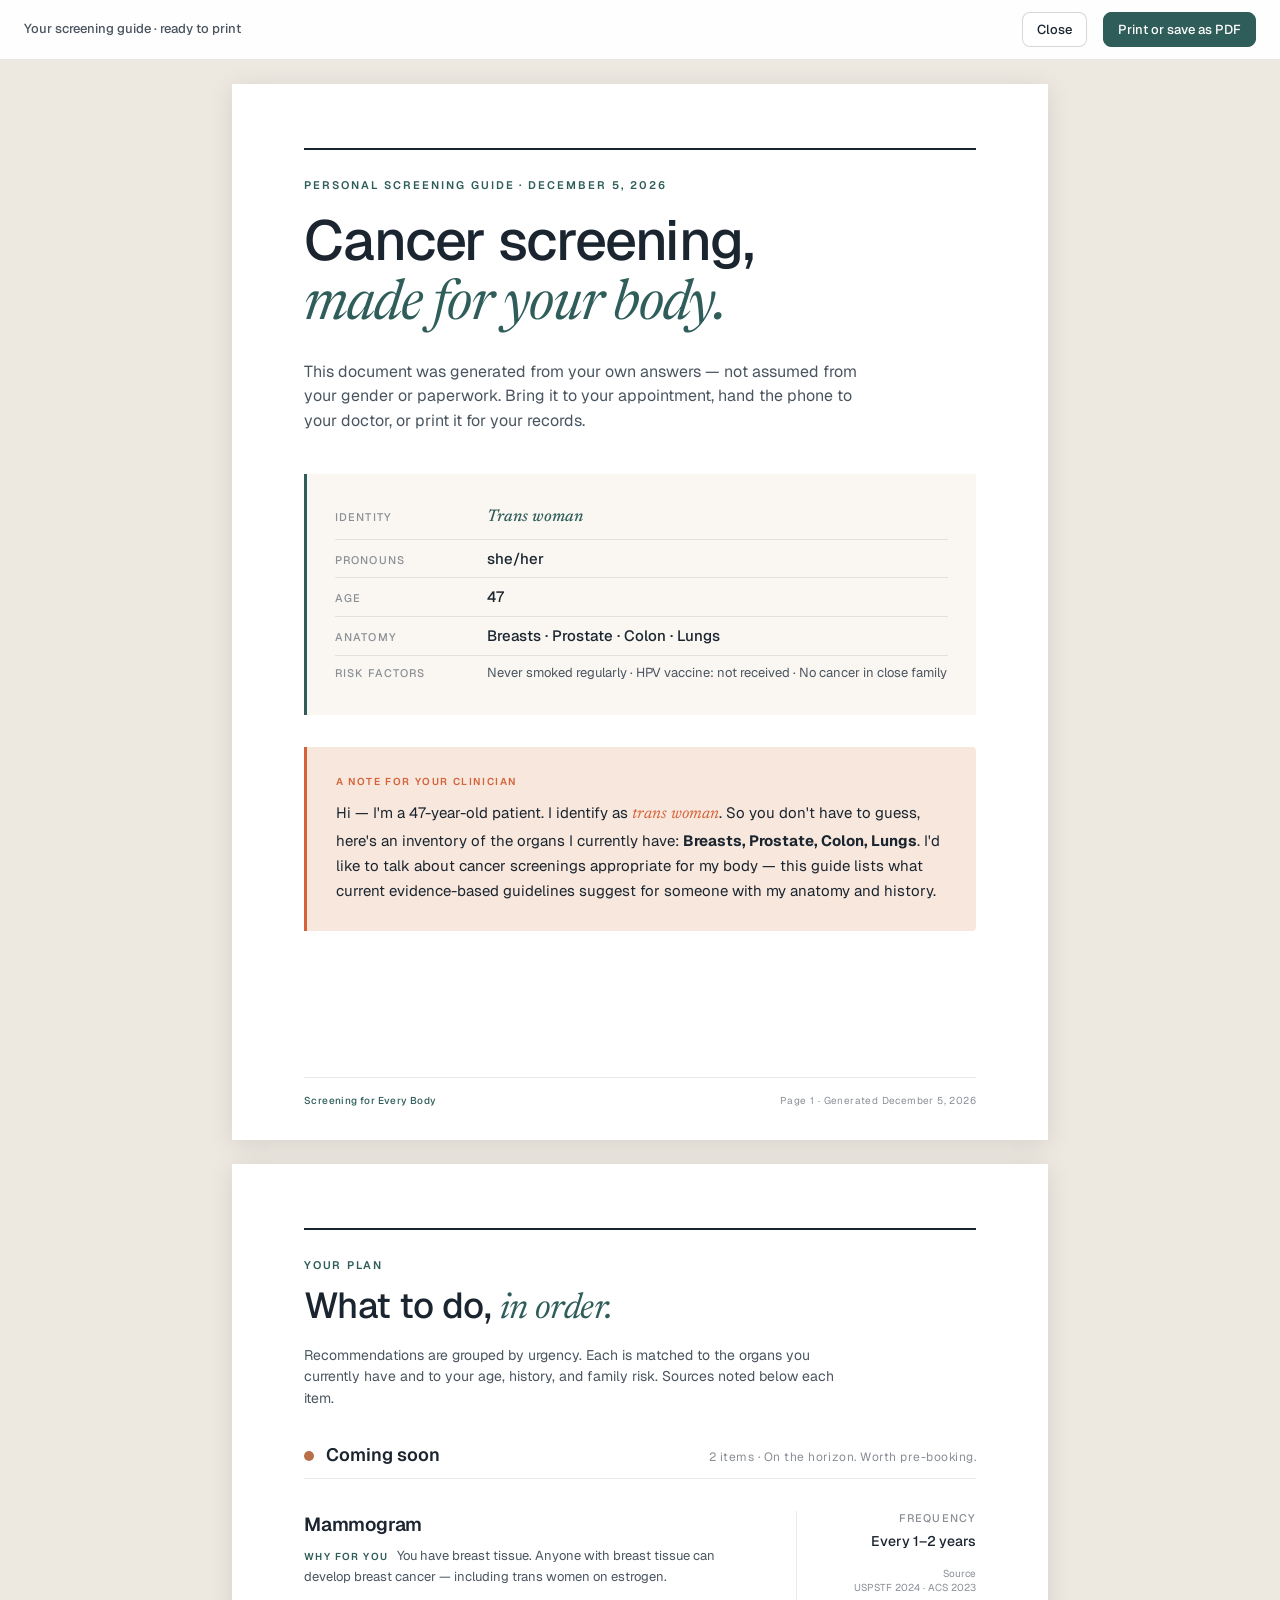
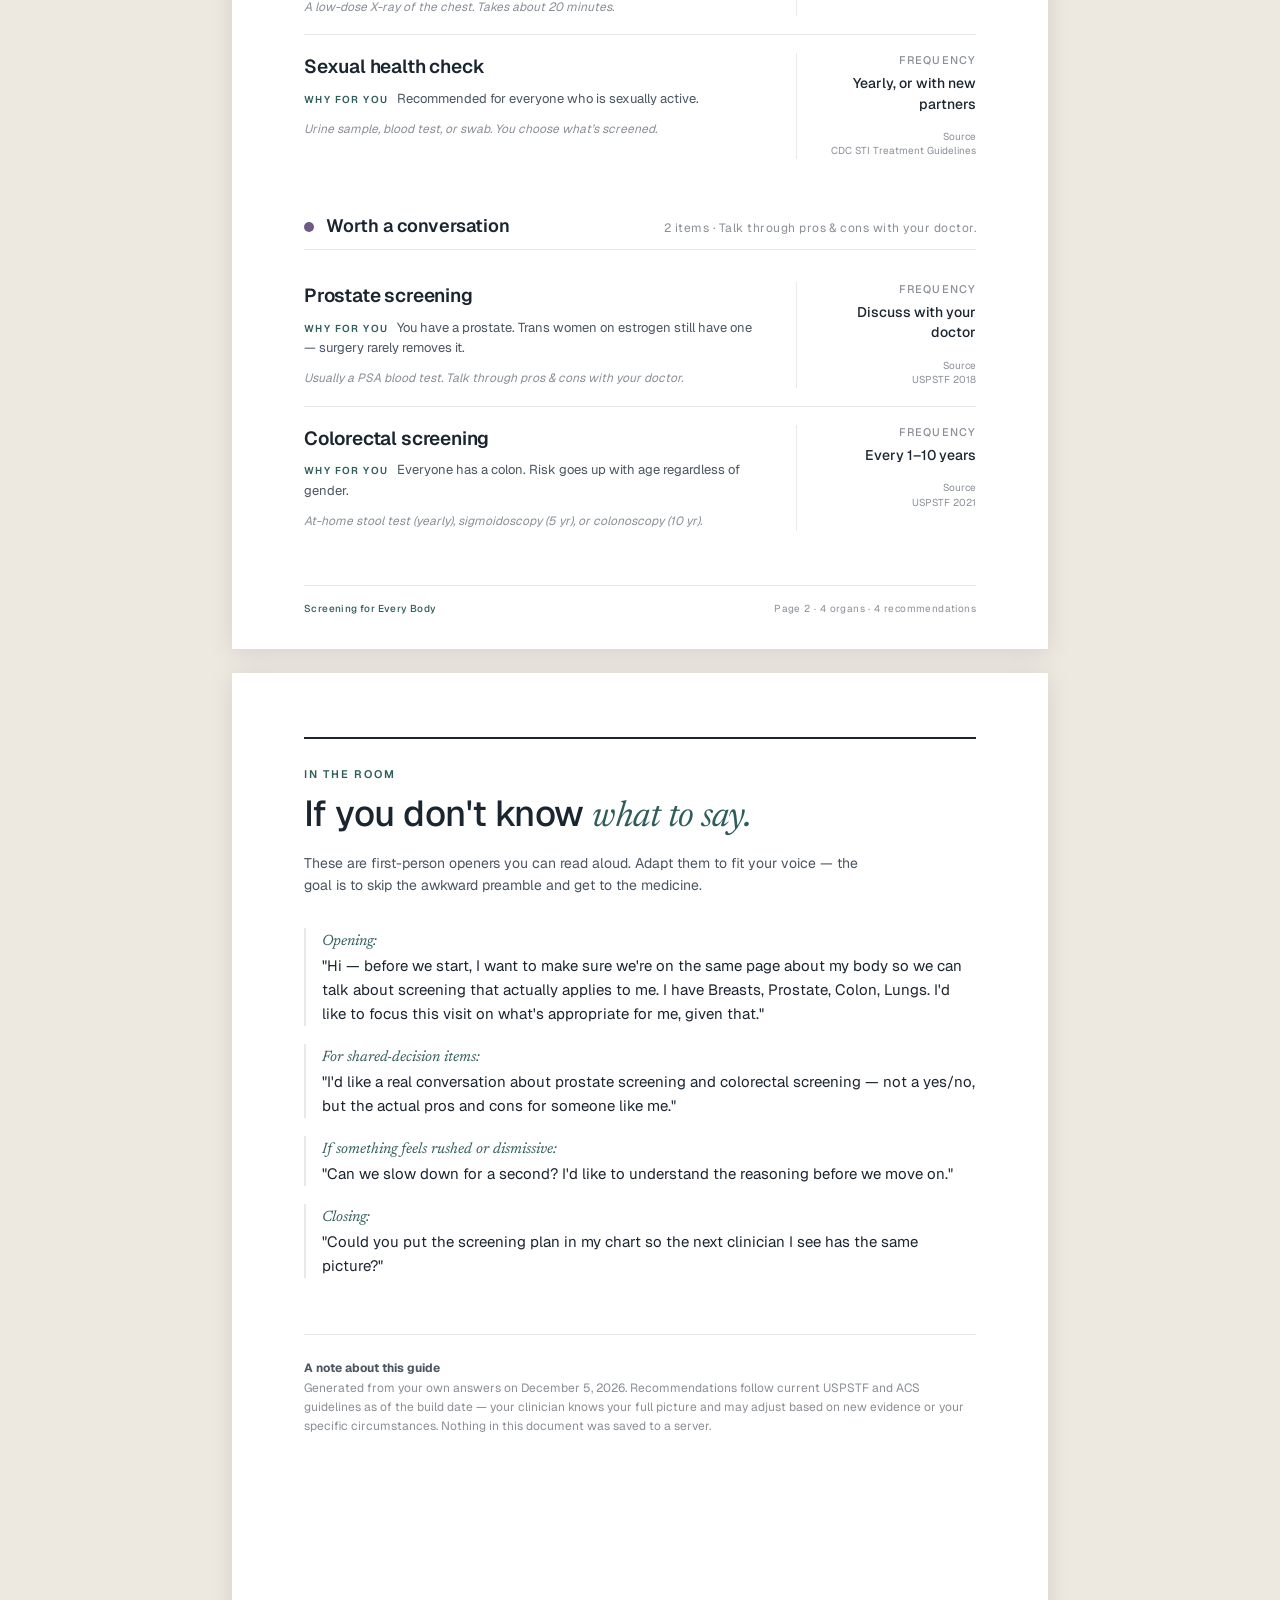
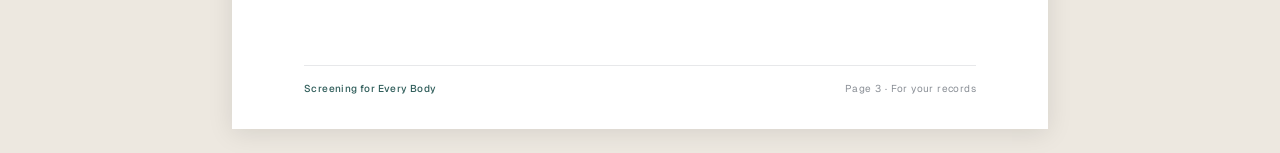
<file: resources/cancer-screening-guide/app/pdf-export.html>
<!DOCTYPE html>
<html lang="en">
<head>
<meta charset="UTF-8" />
<title>Your Screening Guide</title>
<link rel="preconnect" href="https://fonts.googleapis.com">
<link rel="preconnect" href="https://fonts.gstatic.com" crossorigin>
<link href="https://fonts.googleapis.com/css2?family=Geist:wght@400;500;600;700&family=Newsreader:ital,wght@0,400;0,500;1,400;1,500&display=swap" rel="stylesheet">
<style>
  :root {
    --bg: #FFFFFF;
    --paper: #FAF7F2;
    --ink: #1B2530;
    --ink-2: #4A5560;
    --ink-3: #8A8F96;
    --line: rgba(27, 37, 48, 0.10);
    --line-2: rgba(27, 37, 48, 0.18);
    --primary: #2F5D5A;
    --primary-soft: #E8EFEE;
    --accent: #D4623A;
    --accent-soft: #F7E7DC;
    --warn: #B85C38;
    --do-now: #2F5D5A;
    --do-soon: #B8704A;
    --discuss: #6E5A85;
  }
  * { box-sizing: border-box; }
  html, body {
    margin: 0; padding: 0;
    font-family: 'Geist', -apple-system, BlinkMacSystemFont, sans-serif;
    color: var(--ink);
    background: #EDE8E0;
    -webkit-font-smoothing: antialiased;
    line-height: 1.45;
  }
  .serif {
    font-family: 'Newsreader', Georgia, serif;
    font-style: italic;
    font-weight: 400;
  }

  /* Toolbar — only on screen */
  .toolbar {
    position: sticky;
    top: 0;
    z-index: 100;
    background: rgba(255, 255, 255, 0.95);
    backdrop-filter: blur(8px);
    border-bottom: 1px solid var(--line);
    padding: 12px 24px;
    display: flex;
    align-items: center;
    gap: 16px;
  }
  .toolbar-title {
    font-size: 13px;
    font-weight: 500;
    color: var(--ink-2);
    flex: 1;
  }
  .toolbar-btn {
    padding: 8px 14px;
    border-radius: 8px;
    border: 1px solid var(--line-2);
    background: white;
    font-family: inherit;
    font-size: 13px;
    font-weight: 500;
    color: var(--ink);
    cursor: pointer;
    transition: background 0.15s ease;
  }
  .toolbar-btn:hover { background: var(--primary-soft); }
  .toolbar-btn.primary {
    background: var(--primary);
    color: white;
    border-color: var(--primary);
  }
  .toolbar-btn.primary:hover { background: #234846; }

  /* Page — Letter size 8.5" × 11" = 816px × 1056px at 96dpi */
  .page {
    width: 816px;
    min-height: 1056px;
    margin: 24px auto;
    background: white;
    box-shadow: 0 4px 24px rgba(0, 0, 0, 0.10);
    padding: 64px 72px;
    position: relative;
    page-break-after: always;
  }
  .page:last-of-type { page-break-after: auto; }

  /* Cover header */
  .cover-rule {
    height: 2px;
    background: var(--ink);
    margin-bottom: 28px;
  }
  .cover-eyebrow {
    font-size: 11px;
    letter-spacing: 0.18em;
    text-transform: uppercase;
    color: var(--primary);
    font-weight: 600;
    margin-bottom: 18px;
  }
  .cover-title {
    font-size: 56px;
    line-height: 1.05;
    letter-spacing: -0.02em;
    color: var(--ink);
    margin: 0 0 24px;
    font-weight: 500;
    max-width: 580px;
  }
  .cover-title .serif { color: var(--primary); }
  .cover-sub {
    font-size: 16px;
    line-height: 1.55;
    color: var(--ink-2);
    max-width: 560px;
    margin-bottom: 40px;
  }

  /* Inventory card on cover */
  .inv-card {
    background: var(--paper);
    border-left: 3px solid var(--primary);
    padding: 24px 28px;
    margin-bottom: 32px;
  }
  .inv-row {
    display: grid;
    grid-template-columns: 140px 1fr;
    gap: 12px;
    padding: 8px 0;
    border-bottom: 1px solid var(--line);
    align-items: baseline;
  }
  .inv-row:last-child { border-bottom: none; }
  .inv-label {
    font-size: 11px;
    letter-spacing: 0.1em;
    text-transform: uppercase;
    color: var(--ink-3);
    font-weight: 500;
  }
  .inv-value {
    font-size: 15px;
    color: var(--ink);
    font-weight: 500;
  }
  .inv-value.serif {
    font-size: 17px;
    color: var(--primary);
  }

  /* Doctor letter card */
  .letter-card {
    background: var(--accent-soft);
    border-radius: 4px;
    padding: 28px 32px;
    margin-bottom: 8px;
    position: relative;
  }
  .letter-card::before {
    content: '';
    position: absolute;
    left: 0; top: 0; bottom: 0;
    width: 3px;
    background: var(--accent);
  }
  .letter-eyebrow {
    font-size: 10px;
    letter-spacing: 0.16em;
    text-transform: uppercase;
    color: var(--accent);
    font-weight: 600;
    margin-bottom: 12px;
  }
  .letter-body {
    font-size: 15px;
    line-height: 1.65;
    color: var(--ink);
  }
  .letter-body .serif {
    color: var(--accent);
    font-size: 17px;
  }

  /* Section header on later pages */
  .section-eyebrow {
    font-size: 11px;
    letter-spacing: 0.16em;
    text-transform: uppercase;
    color: var(--primary);
    font-weight: 600;
    margin-bottom: 12px;
  }
  .section-title {
    font-size: 36px;
    line-height: 1.1;
    letter-spacing: -0.015em;
    margin: 0 0 12px;
    font-weight: 500;
    color: var(--ink);
  }
  .section-title .serif { color: var(--primary); }
  .section-sub {
    font-size: 14px;
    line-height: 1.55;
    color: var(--ink-2);
    margin-bottom: 32px;
    max-width: 560px;
  }

  /* Recommendation cards */
  .rec-group { margin-bottom: 36px; }
  .rec-group-head {
    display: flex;
    align-items: baseline;
    gap: 12px;
    margin-bottom: 14px;
    padding-bottom: 10px;
    border-bottom: 1px solid var(--line);
  }
  .rec-group-dot {
    width: 10px; height: 10px;
    border-radius: 999px;
    flex-shrink: 0;
  }
  .rec-group-title {
    font-size: 18px;
    font-weight: 600;
    color: var(--ink);
    flex: 1;
  }
  .rec-group-count {
    font-size: 12px;
    color: var(--ink-3);
    letter-spacing: 0.04em;
  }

  .rec-card {
    border-bottom: 1px solid var(--line);
    padding: 18px 0;
    display: grid;
    grid-template-columns: 1fr 180px;
    gap: 32px;
    page-break-inside: avoid;
  }
  .rec-card:last-child { border-bottom: none; }
  .rec-name {
    font-size: 19px;
    font-weight: 600;
    color: var(--ink);
    margin: 0 0 8px;
    letter-spacing: -0.01em;
  }
  .rec-because {
    font-size: 13px;
    line-height: 1.6;
    color: var(--ink-2);
    margin-bottom: 10px;
  }
  .rec-because-label {
    font-size: 10px;
    letter-spacing: 0.14em;
    text-transform: uppercase;
    color: var(--primary);
    font-weight: 600;
    margin-right: 6px;
  }
  .rec-what {
    font-size: 12px;
    color: var(--ink-3);
    line-height: 1.55;
    font-style: italic;
  }
  .rec-meta {
    text-align: right;
    border-left: 1px solid var(--line);
    padding-left: 24px;
  }
  .rec-cadence {
    font-size: 11px;
    letter-spacing: 0.1em;
    text-transform: uppercase;
    color: var(--ink-3);
    font-weight: 500;
    margin-bottom: 4px;
  }
  .rec-cadence-val {
    font-size: 14px;
    color: var(--ink);
    font-weight: 500;
    margin-bottom: 16px;
  }
  .rec-source {
    font-size: 10px;
    color: var(--ink-3);
    line-height: 1.45;
  }

  /* Conversation script */
  .script-line {
    margin-bottom: 18px;
    padding-left: 16px;
    border-left: 2px solid var(--line);
    font-size: 15px;
    line-height: 1.6;
    color: var(--ink);
  }
  .script-line .serif { color: var(--primary); }

  /* Footer */
  .page-footer {
    position: absolute;
    bottom: 32px;
    left: 72px;
    right: 72px;
    padding-top: 16px;
    border-top: 1px solid var(--line);
    display: flex;
    justify-content: space-between;
    align-items: baseline;
    font-size: 10px;
    color: var(--ink-3);
    letter-spacing: 0.04em;
  }
  .page-footer-brand {
    font-weight: 500;
    color: var(--primary);
  }

  /* Print rules */
  @media print {
    @page { size: letter; margin: 0; }
    body { background: white; }
    .toolbar { display: none; }
    .page {
      margin: 0;
      box-shadow: none;
      width: 100%;
      min-height: 100vh;
    }
  }
</style>
</head>
<body>

<div class="toolbar">
  <div class="toolbar-title">Your screening guide · ready to print</div>
  <button class="toolbar-btn" onclick="window.close()">Close</button>
  <button class="toolbar-btn primary" onclick="window.print()">
    Print or save as PDF
  </button>
</div>

<div id="content"></div>

<script>
(function() {
  // Read data — try opener first, fall back to sessionStorage, then a demo default
  // Read data — try injected window.__pdfData first, then opener, then sessionStorage, then demo
  let payload = null;
  try {
    if (window.__pdfData) payload = window.__pdfData;
  } catch (e) {}
  if (!payload) {
    try {
      if (window.opener && window.opener.__pdfData) payload = window.opener.__pdfData;
    } catch (e) {}
  }
  if (!payload) {
    try {
      const raw = sessionStorage.getItem('__pdfData');
      if (raw) payload = JSON.parse(raw);
    } catch (e) {}
  }
  if (!payload) {
    // Demo fallback
    payload = {
      identityLabel: 'Trans woman',
      pronouns: 'she/her',
      age: 47,
      organList: ['Breasts', 'Prostate', 'Colon', 'Lungs'],
      hpv: 'no',
      smoked: false,
      familyMembers: [],
      recs: [
        { id: 'mammogram', title: 'Mammogram', cadence: 'Every 1–2 years',
          because: 'You have breast tissue. Anyone with breast tissue can develop breast cancer — including trans women on estrogen.',
          what: 'A low-dose X-ray of the chest. Takes about 20 minutes.',
          priority: 'soon' },
        { id: 'prostate', title: 'Prostate screening', cadence: 'Discuss with your doctor',
          because: 'You have a prostate. Trans women on estrogen still have one — surgery rarely removes it.',
          what: 'Usually a PSA blood test. Talk through pros & cons with your doctor.',
          priority: 'discuss' },
        { id: 'colorectal', title: 'Colorectal screening', cadence: 'Every 1–10 years',
          because: 'Everyone has a colon. Risk goes up with age regardless of gender.',
          what: 'At-home stool test (yearly), sigmoidoscopy (5 yr), or colonoscopy (10 yr).',
          priority: 'now' },
        { id: 'sti', title: 'Sexual health check', cadence: 'Yearly, or with new partners',
          because: 'Recommended for everyone who is sexually active.',
          what: 'Urine sample, blood test, or swab. You choose what’s screened.',
          priority: 'soon' },
      ],
    };
  }

  const PRIORITY_GROUPS = {
    now:     { label: 'Do now',                    sub: 'In your screening window — schedule these.', color: '#2F5D5A' },
    soon:    { label: 'Coming soon',               sub: 'On the horizon. Worth pre-booking.',          color: '#B8704A' },
    discuss: { label: 'Worth a conversation',      sub: 'Talk through pros & cons with your doctor.',  color: '#6E5A85' },
  };

  const PRIORITY_ORDER = ['now', 'soon', 'discuss'];
  const SOURCE_MAP = {
    mammogram: 'USPSTF 2024 · ACS 2023',
    cervical: 'USPSTF 2018 · ACS 2020',
    prostate: 'USPSTF 2018',
    colorectal: 'USPSTF 2021',
    lung: 'USPSTF 2021',
    sti: 'CDC STI Treatment Guidelines',
    genetic: 'NCCN · NSGC',
  };

  // Group recommendations
  const grouped = { now: [], soon: [], discuss: [] };
  payload.recs.forEach(r => {
    const p = r.priority === 'high' ? 'now' : r.priority === 'soon' ? 'soon' : 'discuss';
    grouped[p].push(r);
  });

  // Date string
  const dateStr = new Date().toLocaleDateString('en-US', { month: 'long', day: 'numeric', year: 'numeric' });

  // History summary lines
  const historyLines = [];
  if (payload.smoked === true) historyLines.push('Has smoked regularly');
  else if (payload.smoked === false) historyLines.push('Never smoked regularly');
  if (payload.hpv === 'yes') historyLines.push('HPV vaccine: full series');
  else if (payload.hpv === 'partial') historyLines.push('HPV vaccine: partial series');
  else if (payload.hpv === 'no') historyLines.push('HPV vaccine: not received');
  else if (payload.hpv === 'unsure') historyLines.push('HPV vaccine: unsure');
  if (payload.familyMembers && payload.familyMembers.length && !payload.familyMembers.includes('none')) {
    historyLines.push('Cancer in close family');
  } else if (payload.familyMembers) {
    historyLines.push('No cancer in close family');
  }

  // Build content
  const html = `
    <!-- ============ PAGE 1: COVER + LETTER TO DOCTOR ============ -->
    <div class="page">
      <div class="cover-rule"></div>
      <div class="cover-eyebrow">Personal screening guide · ${dateStr}</div>

      <h1 class="cover-title">
        Cancer screening, <span class="serif">made for your body.</span>
      </h1>
      <p class="cover-sub">
        This document was generated from your own answers — not assumed from your gender or paperwork.
        Bring it to your appointment, hand the phone to your doctor, or print it for your records.
      </p>

      <!-- Patient inventory -->
      <div class="inv-card">
        <div class="inv-row">
          <div class="inv-label">Identity</div>
          <div class="inv-value serif">${escapeHTML(payload.identityLabel)}</div>
        </div>
        ${payload.pronouns ? `
        <div class="inv-row">
          <div class="inv-label">Pronouns</div>
          <div class="inv-value">${escapeHTML(payload.pronouns)}</div>
        </div>` : ''}
        <div class="inv-row">
          <div class="inv-label">Age</div>
          <div class="inv-value">${payload.age}</div>
        </div>
        <div class="inv-row">
          <div class="inv-label">Anatomy</div>
          <div class="inv-value">${(payload.organList || []).join(' · ') || 'Not specified'}</div>
        </div>
        ${historyLines.length ? `
        <div class="inv-row">
          <div class="inv-label">Risk factors</div>
          <div class="inv-value" style="font-size: 13px; color: var(--ink-2); font-weight: 400;">${historyLines.join(' · ')}</div>
        </div>` : ''}
      </div>

      <!-- Letter to doctor -->
      <div class="letter-card">
        <div class="letter-eyebrow">A note for your clinician</div>
        <div class="letter-body">
          Hi — I'm a ${payload.age}-year-old patient.
          I identify as <span class="serif">${escapeHTML(payload.identityLabel.toLowerCase())}</span>.
          So you don't have to guess, here's an inventory of the organs I currently have:
          <strong>${(payload.organList || []).join(', ')}</strong>.
          I'd like to talk about cancer screenings appropriate for my body —
          this guide lists what current evidence-based guidelines suggest for someone with my anatomy and history.
        </div>
      </div>

      <div class="page-footer">
        <span class="page-footer-brand">Screening for Every Body</span>
        <span>Page 1 · Generated ${dateStr}</span>
      </div>
    </div>

    <!-- ============ PAGE 2: SCREENING PLAN ============ -->
    <div class="page">
      <div class="cover-rule"></div>
      <div class="section-eyebrow">Your plan</div>
      <h2 class="section-title">What to do, <span class="serif">in order.</span></h2>
      <p class="section-sub">
        Recommendations are grouped by urgency. Each is matched to the organs you currently have
        and to your age, history, and family risk. Sources noted below each item.
      </p>

      ${PRIORITY_ORDER.map(p => {
        const items = grouped[p];
        if (!items.length) return '';
        const meta = PRIORITY_GROUPS[p];
        return `
          <div class="rec-group">
            <div class="rec-group-head">
              <div class="rec-group-dot" style="background: ${meta.color}"></div>
              <div class="rec-group-title">${meta.label}</div>
              <div class="rec-group-count">${items.length} ${items.length === 1 ? 'item' : 'items'} · ${meta.sub}</div>
            </div>
            ${items.map(r => `
              <div class="rec-card">
                <div>
                  <h3 class="rec-name">${escapeHTML(r.title)}</h3>
                  <div class="rec-because">
                    <span class="rec-because-label">Why for you</span>
                    ${escapeHTML(r.because)}
                  </div>
                  <div class="rec-what">${escapeHTML(r.what)}</div>
                </div>
                <div class="rec-meta">
                  <div class="rec-cadence">Frequency</div>
                  <div class="rec-cadence-val">${escapeHTML(r.cadence)}</div>
                  <div class="rec-source">Source<br/>${SOURCE_MAP[r.id] || 'See clinician'}</div>
                </div>
              </div>
            `).join('')}
          </div>
        `;
      }).join('')}

      <div class="page-footer">
        <span class="page-footer-brand">Screening for Every Body</span>
        <span>Page 2 · ${(payload.organList||[]).length} organs · ${payload.recs.length} recommendations</span>
      </div>
    </div>

    <!-- ============ PAGE 3: CONVERSATION SCRIPT ============ -->
    <div class="page">
      <div class="cover-rule"></div>
      <div class="section-eyebrow">In the room</div>
      <h2 class="section-title">If you don't know <span class="serif">what to say.</span></h2>
      <p class="section-sub">
        These are first-person openers you can read aloud. Adapt them to fit your voice — the goal is
        to skip the awkward preamble and get to the medicine.
      </p>

      <div class="script-line">
        <span class="serif">Opening:</span><br/>
        "Hi — before we start, I want to make sure we're on the same page about my body so we can talk
        about screening that actually applies to me. I have ${(payload.organList || []).join(', ')}.
        I'd like to focus this visit on what's appropriate for me, given that."
      </div>

      ${grouped.now.length ? `
      <div class="script-line">
        <span class="serif">If they offer something off-list:</span><br/>
        "Thanks for offering that. Based on guidelines for someone with my anatomy and age, my priorities
        right now are ${grouped.now.map(r => r.title.toLowerCase()).join(', ')}. Could we start there?"
      </div>` : ''}

      ${grouped.discuss.length ? `
      <div class="script-line">
        <span class="serif">For shared-decision items:</span><br/>
        "I'd like a real conversation about ${grouped.discuss.map(r => r.title.toLowerCase()).join(' and ')} —
        not a yes/no, but the actual pros and cons for someone like me."
      </div>` : ''}

      <div class="script-line">
        <span class="serif">If something feels rushed or dismissive:</span><br/>
        "Can we slow down for a second? I'd like to understand the reasoning before we move on."
      </div>

      <div class="script-line">
        <span class="serif">Closing:</span><br/>
        "Could you put the screening plan in my chart so the next clinician I see has the same picture?"
      </div>

      <div style="margin-top: 56px; padding-top: 24px; border-top: 1px solid var(--line); font-size: 12px; color: var(--ink-3); line-height: 1.6;">
        <strong style="color: var(--ink-2);">A note about this guide</strong><br/>
        Generated from your own answers on ${dateStr}. Recommendations follow current USPSTF and ACS
        guidelines as of the build date — your clinician knows your full picture and may adjust based on
        new evidence or your specific circumstances. Nothing in this document was saved to a server.
      </div>

      <div class="page-footer">
        <span class="page-footer-brand">Screening for Every Body</span>
        <span>Page 3 · For your records</span>
      </div>
    </div>
  `;

  document.getElementById('content').innerHTML = html;

  function escapeHTML(s) {
    if (s == null) return '';
    return String(s).replace(/[&<>"']/g, c => ({
      '&': '&amp;', '<': '&lt;', '>': '&gt;', '"': '&quot;', "'": '&#39;',
    }[c]));
  }
})();
</script>

</body>
</html>
</file>
